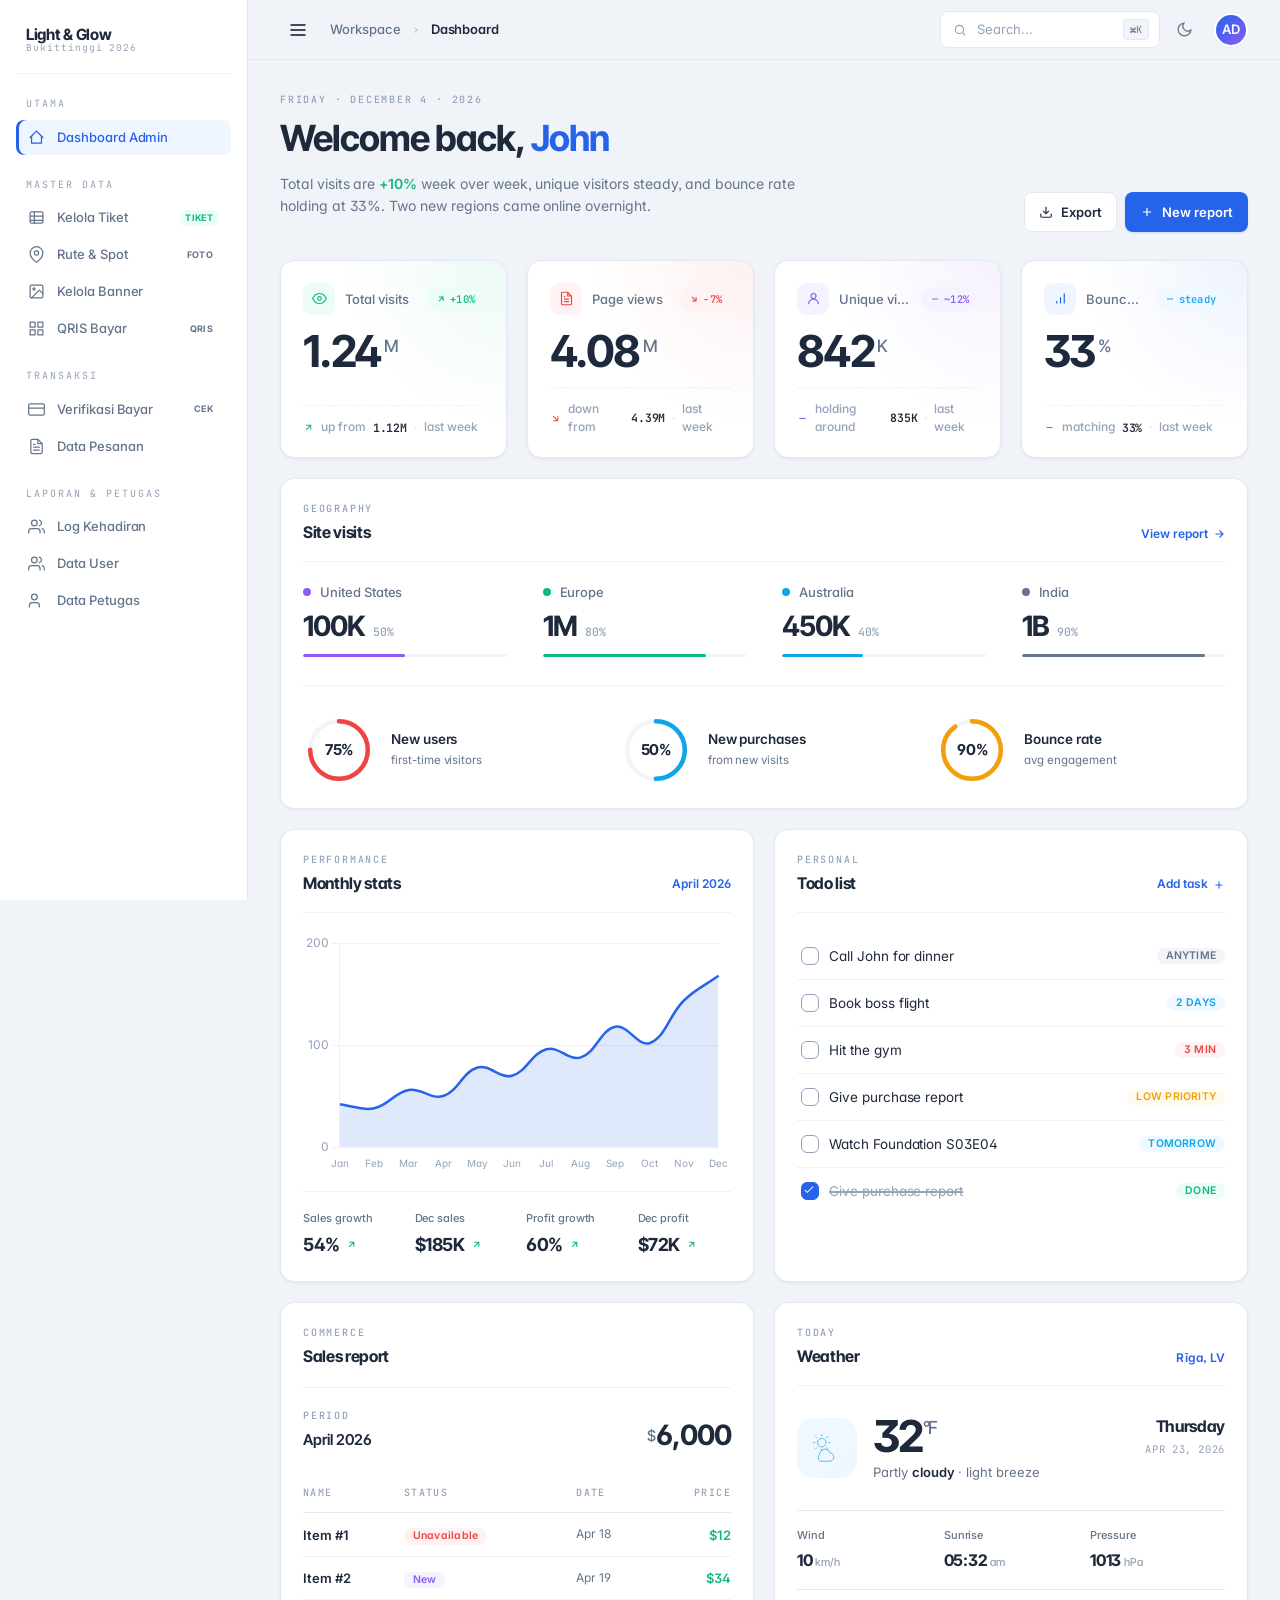
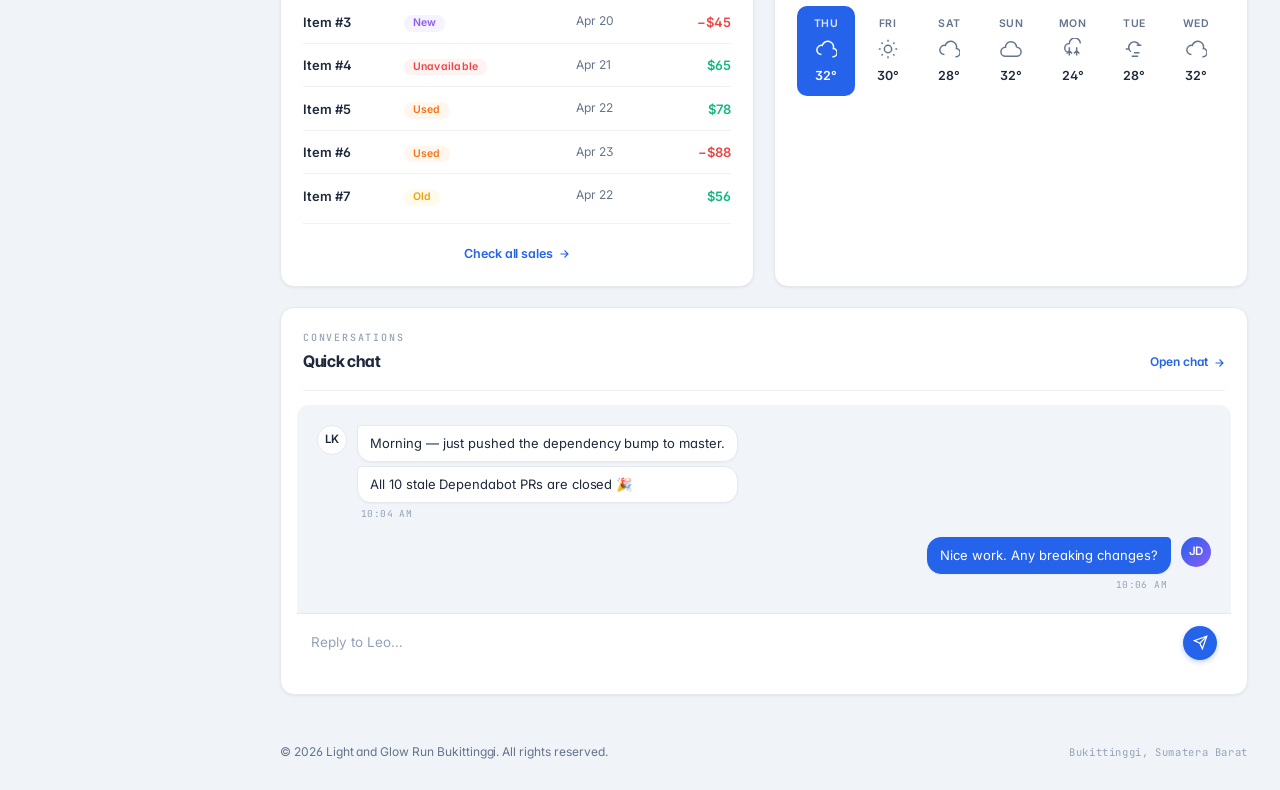
<file: public/adminator/index.html>
<!doctype html><html lang="en"><head><meta charset="utf-8"><meta name="viewport" content="width=device-width,initial-scale=1"><link rel="preconnect" href="https://fonts.googleapis.com"><link rel="preconnect" href="https://fonts.gstatic.com" crossorigin><link rel="stylesheet" href="https://fonts.googleapis.com/css2?family=Inter:wght@400;500;600;700&amp;family=Inter+Tight:wght@500;600;700&amp;family=JetBrains+Mono:wght@400;500&amp;display=swap"><title>Dashboard · 2026 Redesign Preview</title><script>!function(){try{var t=localStorage.getItem("dash26-theme"),e=window.matchMedia("(prefers-color-scheme: dark)").matches;document.documentElement.setAttribute("data-theme",t||(e?"dark":"light"))}catch(t){document.documentElement.setAttribute("data-theme","light")}}()</script><script defer="defer" src="runtime.096d507f.js"></script><script defer="defer" src="2026.5a84696f.js"></script><link href="style.76ee5eee.css" rel="stylesheet"></head><body data-active="dashboard" data-crumbs="Workspace | Dashboard"><div class="shell"><div data-shell-sidebar></div><div class="main"><div data-shell-topbar></div><main class="content"><section class="hero"><div class="hero-text"><span class="eyebrow" id="heroDate">Thursday · April 23 · 2026</span><h1 class="hero-title">Welcome back, <span class="accent">John</span></h1><p class="hero-sub">Total visits are <strong>+10%</strong> week over week, unique visitors steady, and bounce rate holding at 33%. Two new regions came online overnight.</p></div><div class="hero-actions"><button class="btn btn--ghost"><svg viewBox="0 0 24 24"><path d="M21 15v4a2 2 0 0 1-2 2H5a2 2 0 0 1-2-2v-4"/><path d="M7 10l5 5 5-5"/><path d="M12 15V3"/></svg> Export</button> <button class="btn btn--primary"><svg viewBox="0 0 24 24"><path d="M12 5v14M5 12h14"/></svg> New report</button></div></section><section class="kpi-grid" aria-label="Key metrics"><article class="kpi-card c-success"><div class="kpi-top"><div class="kpi-identity"><div class="kpi-icon success"><svg viewBox="0 0 24 24"><path d="M1 12s4-8 11-8 11 8 11 8-4 8-11 8-11-8-11-8z"/><circle cx="12" cy="12" r="3"/></svg></div><div class="kpi-label">Total visits</div></div><span class="kpi-pill up"><svg viewBox="0 0 24 24"><path d="M7 17l10-10M7 7h10v10"/></svg> +10%</span></div><div class="kpi-value">1.24<sup>M</sup></div><div class="kpi-compare"><svg class="up" viewBox="0 0 24 24"><path d="M7 17l10-10M7 7h10v10"/></svg> up from <strong>1.12M</strong> <span class="sep">·</span> last week</div></article><article class="kpi-card c-danger"><div class="kpi-top"><div class="kpi-identity"><div class="kpi-icon danger"><svg viewBox="0 0 24 24"><path d="M14 2H6a2 2 0 0 0-2 2v16a2 2 0 0 0 2 2h12a2 2 0 0 0 2-2V8z"/><path d="M14 2v6h6M8 13h8M8 17h8M8 9h2"/></svg></div><div class="kpi-label">Page views</div></div><span class="kpi-pill down"><svg viewBox="0 0 24 24"><path d="M7 7l10 10M7 17h10V7"/></svg> −7%</span></div><div class="kpi-value">4.08<sup>M</sup></div><div class="kpi-compare"><svg class="down" viewBox="0 0 24 24"><path d="M7 7l10 10M7 17h10V7"/></svg> down from <strong>4.39M</strong> <span class="sep">·</span> last week</div></article><article class="kpi-card c-purple"><div class="kpi-top"><div class="kpi-identity"><div class="kpi-icon purple"><svg viewBox="0 0 24 24"><circle cx="12" cy="8" r="4"/><path d="M4 21c0-4.4 3.6-8 8-8s8 3.6 8 8"/></svg></div><div class="kpi-label">Unique visitors</div></div><span class="kpi-pill flat"><svg viewBox="0 0 24 24"><path d="M5 12h14"/></svg> ~12%</span></div><div class="kpi-value">842<sup>K</sup></div><div class="kpi-compare"><svg class="flat" viewBox="0 0 24 24"><path d="M5 12h14"/></svg> holding around <strong>835K</strong> <span class="sep">·</span> last week</div></article><article class="kpi-card c-primary"><div class="kpi-top"><div class="kpi-identity"><div class="kpi-icon primary"><svg viewBox="0 0 24 24"><path d="M12 20V10M18 20V4M6 20v-4"/></svg></div><div class="kpi-label">Bounce rate</div></div><span class="kpi-pill info"><svg viewBox="0 0 24 24"><path d="M5 12h14"/></svg> steady</span></div><div class="kpi-value">33<sup>%</sup></div><div class="kpi-compare"><svg class="info" viewBox="0 0 24 24"><path d="M5 12h14"/></svg> matching <strong>33%</strong> <span class="sep">·</span> last week</div></article></section><div class="grid"><section class="col-12 card"><div class="card-head"><div class="card-title-wrap"><span class="eyebrow">Geography</span><h2 class="card-title">Site visits</h2></div><a class="card-action" href="#">View report <svg viewBox="0 0 24 24"><path d="M5 12h14M13 5l7 7-7 7"/></svg></a></div><div class="sv-regions"><div class="sv-region"><div class="sv-region-head"><span class="marker" style="background:var(--purple)"></span> United States</div><div class="sv-region-value">100K<span class="pct">50%</span></div><div class="sv-region-bar"><div class="sv-region-bar-fill" style="width:50%;background:var(--purple)"></div></div></div><div class="sv-region"><div class="sv-region-head"><span class="marker" style="background:var(--success)"></span> Europe</div><div class="sv-region-value">1M<span class="pct">80%</span></div><div class="sv-region-bar"><div class="sv-region-bar-fill" style="width:80%;background:var(--success)"></div></div></div><div class="sv-region"><div class="sv-region-head"><span class="marker" style="background:var(--info)"></span> Australia</div><div class="sv-region-value">450K<span class="pct">40%</span></div><div class="sv-region-bar"><div class="sv-region-bar-fill" style="width:40%;background:var(--info)"></div></div></div><div class="sv-region"><div class="sv-region-head"><span class="marker" style="background:#64748b"></span> India</div><div class="sv-region-value">1B<span class="pct">90%</span></div><div class="sv-region-bar"><div class="sv-region-bar-fill" style="width:90%;background:#64748b"></div></div></div></div><div class="sv-divider"></div><div class="sv-radials"><div class="sv-radial"><div class="sv-radial-chart"><svg viewBox="0 0 80 80"><circle class="radial-track" cx="40" cy="40" r="32"/><circle class="radial-fill danger" cx="40" cy="40" r="32" stroke-dasharray="201.06" stroke-dashoffset="50.27"/></svg> <span class="pct">75%</span></div><div class="sv-radial-text"><div class="sv-radial-name">New users</div><div class="sv-radial-caption">first-time visitors</div></div></div><div class="sv-radial"><div class="sv-radial-chart"><svg viewBox="0 0 80 80"><circle class="radial-track" cx="40" cy="40" r="32"/><circle class="radial-fill info" cx="40" cy="40" r="32" stroke-dasharray="201.06" stroke-dashoffset="100.53"/></svg> <span class="pct">50%</span></div><div class="sv-radial-text"><div class="sv-radial-name">New purchases</div><div class="sv-radial-caption">from new visits</div></div></div><div class="sv-radial"><div class="sv-radial-chart"><svg viewBox="0 0 80 80"><circle class="radial-track" cx="40" cy="40" r="32"/><circle class="radial-fill warning" cx="40" cy="40" r="32" stroke-dasharray="201.06" stroke-dashoffset="20.11"/></svg> <span class="pct">90%</span></div><div class="sv-radial-text"><div class="sv-radial-name">Bounce rate</div><div class="sv-radial-caption">avg engagement</div></div></div></div></section><section class="col-6 card"><div class="card-head"><div class="card-title-wrap"><span class="eyebrow">Performance</span><h2 class="card-title">Monthly stats</h2></div><span class="card-action">April 2026</span></div><div class="chart-canvas-wrap" style="height:240px"><canvas data-chart-key="dashboard-monthly"></canvas></div><div class="monthly-footer"><div class="stat-cell"><div class="stat-cell-label">Sales growth</div><div class="stat-cell-value">54% <svg class="trend-ic" viewBox="0 0 24 24" fill="none" stroke="currentColor" stroke-width="2.5"><path d="M7 17l10-10M7 7h10v10"/></svg></div></div><div class="stat-cell"><div class="stat-cell-label">Dec sales</div><div class="stat-cell-value">$185K <svg class="trend-ic" viewBox="0 0 24 24" fill="none" stroke="currentColor" stroke-width="2.5"><path d="M7 17l10-10M7 7h10v10"/></svg></div></div><div class="stat-cell"><div class="stat-cell-label">Profit growth</div><div class="stat-cell-value">60% <svg class="trend-ic" viewBox="0 0 24 24" fill="none" stroke="currentColor" stroke-width="2.5"><path d="M7 17l10-10M7 7h10v10"/></svg></div></div><div class="stat-cell"><div class="stat-cell-label">Dec profit</div><div class="stat-cell-value">$72K <svg class="trend-ic" viewBox="0 0 24 24" fill="none" stroke="currentColor" stroke-width="2.5"><path d="M7 17l10-10M7 7h10v10"/></svg></div></div></div></section><section class="col-6 card"><div class="card-head"><div class="card-title-wrap"><span class="eyebrow">Personal</span><h2 class="card-title">Todo list</h2></div><a class="card-action" href="#">Add task <svg viewBox="0 0 24 24"><path d="M12 5v14M5 12h14"/></svg></a></div><ul class="todo-list"><li class="todo-item"><input type="checkbox" class="todo-check" id="td1"> <label for="td1" class="todo-text">Call John for dinner</label> <span class="todo-badge low">ANYTIME</span></li><li class="todo-item"><input type="checkbox" class="todo-check" id="td2"> <label for="td2" class="todo-text">Book boss flight</label> <span class="todo-badge upcoming">2 DAYS</span></li><li class="todo-item"><input type="checkbox" class="todo-check" id="td3"> <label for="td3" class="todo-text">Hit the gym</label> <span class="todo-badge urgent">3 MIN</span></li><li class="todo-item"><input type="checkbox" class="todo-check" id="td4"> <label for="td4" class="todo-text">Give purchase report</label> <span class="todo-badge warn">LOW PRIORITY</span></li><li class="todo-item"><input type="checkbox" class="todo-check" id="td5"> <label for="td5" class="todo-text">Watch Foundation S03E04</label> <span class="todo-badge upcoming">TOMORROW</span></li><li class="todo-item is-done"><input type="checkbox" class="todo-check" id="td6" checked="checked"> <label for="td6" class="todo-text">Give purchase report</label> <span class="todo-badge done">DONE</span></li></ul></section><section class="col-6 card"><div class="card-head"><div class="card-title-wrap"><span class="eyebrow">Commerce</span><h2 class="card-title">Sales report</h2></div></div><div class="sales-summary"><div class="sales-summary-label"><span class="eyebrow">Period</span><h4>April 2026</h4></div><div class="sales-summary-total"><sup>$</sup>6,000</div></div><table class="table"><thead><tr><th>Name</th><th>Status</th><th>Date</th><th style="text-align:right">Price</th></tr></thead><tbody><tr><td class="cell-name">Item #1</td><td><span class="tag t-unavail">Unavailable</span></td><td class="cell-date">Apr 18</td><td class="cell-price pos">$12</td></tr><tr><td class="cell-name">Item #2</td><td><span class="tag t-new">New</span></td><td class="cell-date">Apr 19</td><td class="cell-price pos">$34</td></tr><tr><td class="cell-name">Item #3</td><td><span class="tag t-new">New</span></td><td class="cell-date">Apr 20</td><td class="cell-price neg">−$45</td></tr><tr><td class="cell-name">Item #4</td><td><span class="tag t-unavail">Unavailable</span></td><td class="cell-date">Apr 21</td><td class="cell-price pos">$65</td></tr><tr><td class="cell-name">Item #5</td><td><span class="tag t-used">Used</span></td><td class="cell-date">Apr 22</td><td class="cell-price pos">$78</td></tr><tr><td class="cell-name">Item #6</td><td><span class="tag t-used">Used</span></td><td class="cell-date">Apr 23</td><td class="cell-price neg">−$88</td></tr><tr><td class="cell-name">Item #7</td><td><span class="tag t-old">Old</span></td><td class="cell-date">Apr 22</td><td class="cell-price pos">$56</td></tr></tbody></table><div class="sales-all"><a href="#">Check all sales <svg viewBox="0 0 24 24"><path d="M5 12h14M13 5l7 7-7 7"/></svg></a></div></section><section class="col-6 card"><div class="card-head"><div class="card-title-wrap"><span class="eyebrow">Today</span><h2 class="card-title">Weather</h2></div><span class="card-action">Rīga, LV</span></div><div class="wx-hero"><div class="wx-temp-block"><div class="wx-icon"><svg viewBox="0 0 64 64"><circle cx="22" cy="22" r="8"/><path d="M22 6v4M22 34v4M6 22h4M34 22h4M10 10l3 3M31 31l3 3M34 10l-3 3M13 31l-3 3"/><path d="M18 44a10 10 0 0 1 10-10 10 10 0 0 1 9.5 7 8 8 0 0 1-1.5 16H20a8 8 0 0 1-2-13z"/></svg></div><div><div class="wx-temp">32<sup>°F</sup></div><div class="wx-condition">Partly <strong>cloudy</strong> · light breeze</div></div></div><div class="wx-date"><h5>Thursday</h5><p>APR 23, 2026</p></div></div><div class="wx-stats"><div><div class="wx-stat-label">Wind</div><div class="wx-stat-value">10<span class="unit">km/h</span></div></div><div><div class="wx-stat-label">Sunrise</div><div class="wx-stat-value">05:32<span class="unit">am</span></div></div><div><div class="wx-stat-label">Pressure</div><div class="wx-stat-value">1013<span class="unit">hPa</span></div></div></div><div class="wx-forecast"><div class="wx-day is-today"><div class="wx-day-name">THU</div><div class="wx-day-icon"><svg viewBox="0 0 24 24"><path d="M7 18a5 5 0 1 1 1-9.9A6 6 0 0 1 20 11.5 4.5 4.5 0 0 1 19 20.5"/></svg></div><div class="wx-day-temp">32°</div></div><div class="wx-day"><div class="wx-day-name">FRI</div><div class="wx-day-icon"><svg viewBox="0 0 24 24"><circle cx="12" cy="12" r="4"/><path d="M12 2v2M12 20v2M4.9 4.9l1.4 1.4M17.7 17.7l1.4 1.4M2 12h2M20 12h2M4.9 19.1l1.4-1.4M17.7 6.3l1.4-1.4"/></svg></div><div class="wx-day-temp">30°</div></div><div class="wx-day"><div class="wx-day-name">SAT</div><div class="wx-day-icon"><svg viewBox="0 0 24 24"><path d="M7 18a5 5 0 1 1 1-9.9A6 6 0 0 1 20 11.5 4.5 4.5 0 0 1 19 20.5"/></svg></div><div class="wx-day-temp">28°</div></div><div class="wx-day"><div class="wx-day-name">SUN</div><div class="wx-day-icon"><svg viewBox="0 0 24 24"><path d="M18 10a6 6 0 0 0-12 0 5 5 0 0 0 0 10h12a5 5 0 0 0 0-10"/></svg></div><div class="wx-day-temp">32°</div></div><div class="wx-day"><div class="wx-day-name">MON</div><div class="wx-day-icon"><svg viewBox="0 0 24 24"><path d="M8 19v-9M8 14l3 3M8 14l-3 3M16 19v-9M16 14l3 3M16 14l-3 3M20 6a6 6 0 0 0-12 0 5 5 0 0 0 0 10"/></svg></div><div class="wx-day-temp">24°</div></div><div class="wx-day"><div class="wx-day-name">TUE</div><div class="wx-day-icon"><svg viewBox="0 0 24 24"><path d="M17.7 7.7a6 6 0 1 0-9.1 7.3M3 12h4M15 8h5M18 16h-6M9.5 20h7"/></svg></div><div class="wx-day-temp">28°</div></div><div class="wx-day"><div class="wx-day-name">WED</div><div class="wx-day-icon"><svg viewBox="0 0 24 24"><path d="M7 18a5 5 0 1 1 1-9.9A6 6 0 0 1 20 11.5 4.5 4.5 0 0 1 19 20.5"/></svg></div><div class="wx-day-temp">32°</div></div></div></section><section class="col-12 card"><div class="card-head"><div class="card-title-wrap"><span class="eyebrow">Conversations</span><h2 class="card-title">Quick chat</h2></div><a class="card-action" href="#">Open chat <svg viewBox="0 0 24 24"><path d="M5 12h14M13 5l7 7-7 7"/></svg></a></div><div class="chat-frame"><div class="chat-messages"><div class="chat-row"><div class="chat-avatar">LK</div><div class="chat-stack"><div class="chat-bubble">Morning — just pushed the dependency bump to master.</div><div class="chat-bubble">All 10 stale Dependabot PRs are closed 🎉</div><div class="chat-ts">10:04 AM</div></div></div><div class="chat-row me"><div class="chat-avatar me">JD</div><div class="chat-stack"><div class="chat-bubble">Nice work. Any breaking changes?</div><div class="chat-ts">10:06 AM</div></div></div></div><div class="chat-input-row"><input class="chat-input" type="text" placeholder="Reply to Leo…"> <button class="chat-send" aria-label="Send"><svg viewBox="0 0 24 24"><path d="m22 2-7 20-4-9-9-4z"/><path d="M22 2 11 13"/></svg></button></div></div></section></div></main><div data-shell-footer></div></div></div></body></html>
</file>
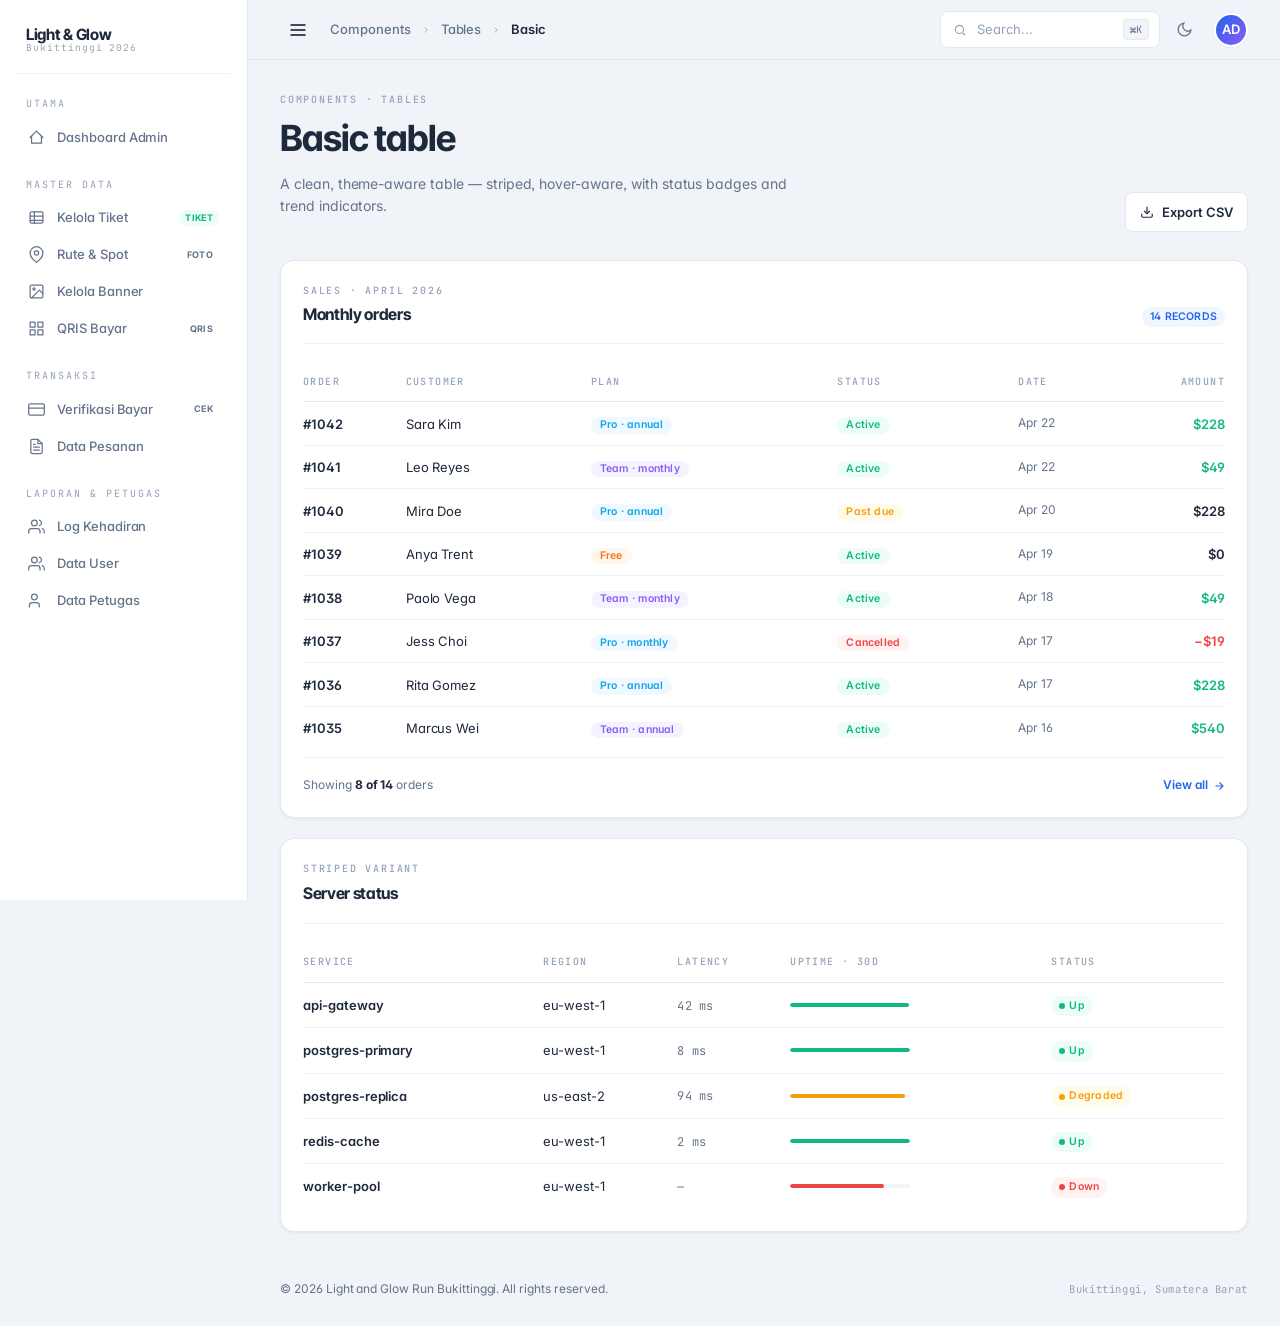
<file: public/adminator/basic-table.html>
<!doctype html><html lang="en"><head><meta charset="utf-8"><meta name="viewport" content="width=device-width,initial-scale=1"><link rel="preconnect" href="https://fonts.googleapis.com"><link rel="preconnect" href="https://fonts.gstatic.com" crossorigin><link rel="stylesheet" href="https://fonts.googleapis.com/css2?family=Inter:wght@400;500;600;700&amp;family=Inter+Tight:wght@500;600;700&amp;family=JetBrains+Mono:wght@400;500&amp;display=swap"><title>Basic Table · 2026 Redesign Preview</title><script>!function(){try{var t=localStorage.getItem("dash26-theme"),e=window.matchMedia("(prefers-color-scheme: dark)").matches;document.documentElement.setAttribute("data-theme",t||(e?"dark":"light"))}catch(t){document.documentElement.setAttribute("data-theme","light")}}()</script><script defer="defer" src="runtime.096d507f.js"></script><script defer="defer" src="2026.5a84696f.js"></script><link href="style.76ee5eee.css" rel="stylesheet"></head><body data-active="basic-table" data-crumbs="Components | Tables | Basic"><div class="shell"><div data-shell-sidebar></div><div class="main"><div data-shell-topbar></div><main class="content"><section class="hero"><div class="hero-text"><span class="eyebrow">Components · Tables</span><h1 class="hero-title">Basic table</h1><p class="hero-sub">A clean, theme-aware table — striped, hover-aware, with status badges and trend indicators.</p></div><div class="hero-actions"><button class="btn btn--ghost"><svg viewBox="0 0 24 24"><path d="M21 15v4a2 2 0 0 1-2 2H5a2 2 0 0 1-2-2v-4"/><path d="M7 10l5 5 5-5"/><path d="M12 15V3"/></svg> Export CSV</button></div></section><div class="grid"><section class="col-12 card"><div class="card-head"><div class="card-title-wrap"><span class="eyebrow">Sales · April 2026</span><h2 class="card-title">Monthly orders</h2></div><span class="badge primary">14 RECORDS</span></div><div class="table-scroll"><table class="table"><thead><tr><th>Order</th><th>Customer</th><th>Plan</th><th>Status</th><th>Date</th><th style="text-align:right">Amount</th></tr></thead><tbody><tr><td class="cell-name">#1042</td><td>Sara Kim</td><td><span class="tag t-info">Pro · annual</span></td><td><span class="tag t-active">Active</span></td><td class="cell-date">Apr 22</td><td class="cell-price pos">$228</td></tr><tr><td class="cell-name">#1041</td><td>Leo Reyes</td><td><span class="tag t-new">Team · monthly</span></td><td><span class="tag t-active">Active</span></td><td class="cell-date">Apr 22</td><td class="cell-price pos">$49</td></tr><tr><td class="cell-name">#1040</td><td>Mira Doe</td><td><span class="tag t-info">Pro · annual</span></td><td><span class="tag t-old">Past due</span></td><td class="cell-date">Apr 20</td><td class="cell-price">$228</td></tr><tr><td class="cell-name">#1039</td><td>Anya Trent</td><td><span class="tag t-used">Free</span></td><td><span class="tag t-active">Active</span></td><td class="cell-date">Apr 19</td><td class="cell-price">$0</td></tr><tr><td class="cell-name">#1038</td><td>Paolo Vega</td><td><span class="tag t-new">Team · monthly</span></td><td><span class="tag t-active">Active</span></td><td class="cell-date">Apr 18</td><td class="cell-price pos">$49</td></tr><tr><td class="cell-name">#1037</td><td>Jess Choi</td><td><span class="tag t-info">Pro · monthly</span></td><td><span class="tag t-unavail">Cancelled</span></td><td class="cell-date">Apr 17</td><td class="cell-price neg">−$19</td></tr><tr><td class="cell-name">#1036</td><td>Rita Gomez</td><td><span class="tag t-info">Pro · annual</span></td><td><span class="tag t-active">Active</span></td><td class="cell-date">Apr 17</td><td class="cell-price pos">$228</td></tr><tr><td class="cell-name">#1035</td><td>Marcus Wei</td><td><span class="tag t-new">Team · annual</span></td><td><span class="tag t-active">Active</span></td><td class="cell-date">Apr 16</td><td class="cell-price pos">$540</td></tr></tbody></table></div><div style="display:flex;justify-content:space-between;align-items:center;padding-top:18px;margin-top:8px;border-top:1px solid var(--border-soft);font-size:12px;color:var(--t-muted)"><span>Showing <strong style="color:var(--t-base)">8 of 14</strong> orders</span> <a class="card-action" href="#">View all <svg viewBox="0 0 24 24"><path d="M5 12h14M13 5l7 7-7 7"/></svg></a></div></section><section class="col-12 card"><div class="card-head"><div class="card-title-wrap"><span class="eyebrow">Striped variant</span><h2 class="card-title">Server status</h2></div></div><div class="table-scroll"><table class="table"><thead><tr><th>Service</th><th>Region</th><th>Latency</th><th>Uptime · 30d</th><th>Status</th></tr></thead><tbody><tr><td class="cell-name">api-gateway</td><td>eu-west-1</td><td><span class="data-cell-mono">42 ms</span></td><td><div class="progress thin" style="width:120px"><div class="progress-fill success" style="width:99%"></div></div></td><td><span class="badge success dot">Up</span></td></tr><tr><td class="cell-name">postgres-primary</td><td>eu-west-1</td><td><span class="data-cell-mono">8 ms</span></td><td><div class="progress thin" style="width:120px"><div class="progress-fill success" style="width:100%"></div></div></td><td><span class="badge success dot">Up</span></td></tr><tr><td class="cell-name">postgres-replica</td><td>us-east-2</td><td><span class="data-cell-mono">94 ms</span></td><td><div class="progress thin" style="width:120px"><div class="progress-fill warning" style="width:96%"></div></div></td><td><span class="badge warning dot">Degraded</span></td></tr><tr><td class="cell-name">redis-cache</td><td>eu-west-1</td><td><span class="data-cell-mono">2 ms</span></td><td><div class="progress thin" style="width:120px"><div class="progress-fill success" style="width:100%"></div></div></td><td><span class="badge success dot">Up</span></td></tr><tr><td class="cell-name">worker-pool</td><td>eu-west-1</td><td><span class="data-cell-mono">—</span></td><td><div class="progress thin" style="width:120px"><div class="progress-fill danger" style="width:78%"></div></div></td><td><span class="badge danger dot">Down</span></td></tr></tbody></table></div></section></div></main><div data-shell-footer></div></div></div></body></html>
</file>
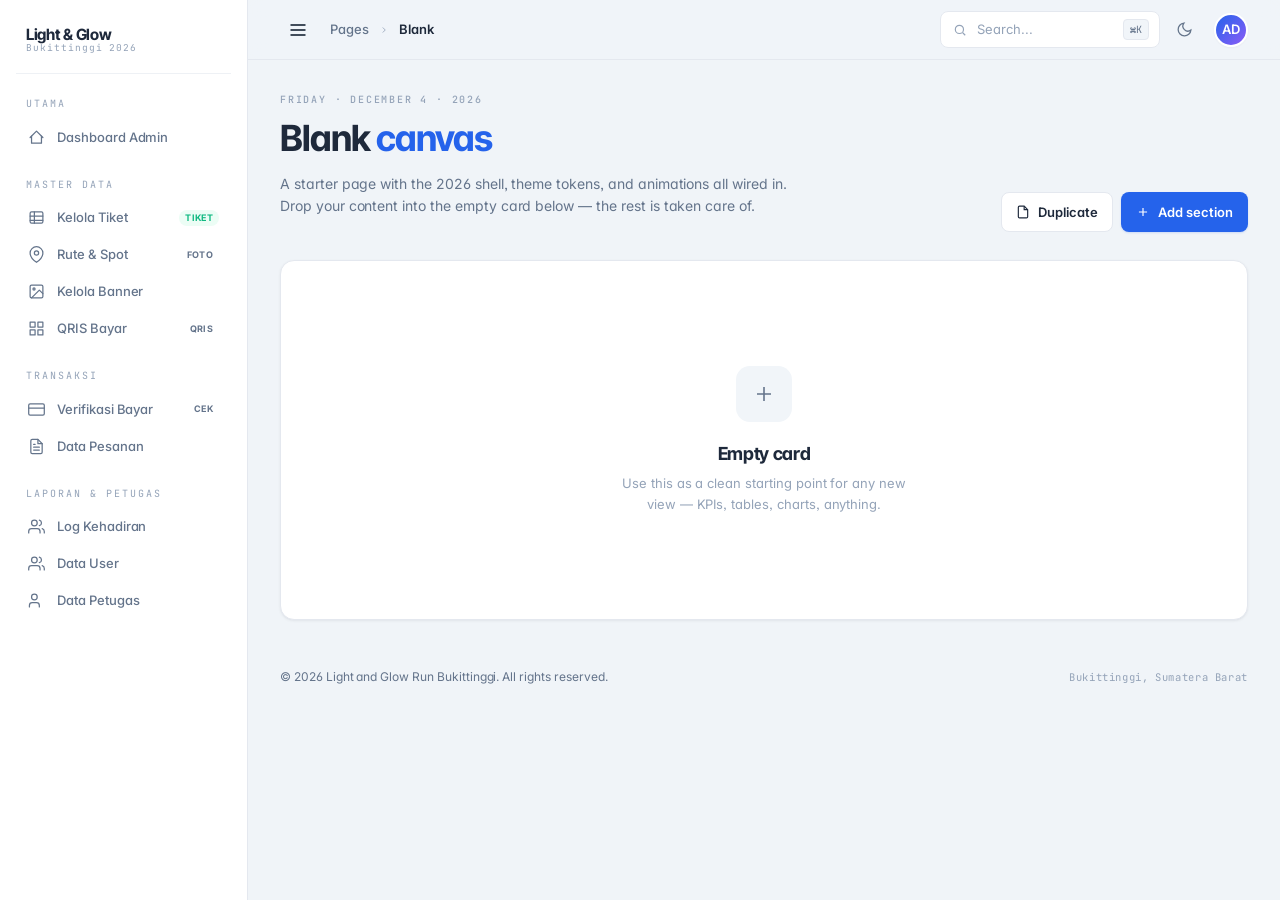
<file: public/adminator/blank.html>
<!doctype html><html lang="en"><head><meta charset="utf-8"><meta name="viewport" content="width=device-width,initial-scale=1"><link rel="preconnect" href="https://fonts.googleapis.com"><link rel="preconnect" href="https://fonts.gstatic.com" crossorigin><link rel="stylesheet" href="https://fonts.googleapis.com/css2?family=Inter:wght@400;500;600;700&amp;family=Inter+Tight:wght@500;600;700&amp;family=JetBrains+Mono:wght@400;500&amp;display=swap"><title>Blank · 2026 Redesign Preview</title><script>!function(){try{var t=localStorage.getItem("dash26-theme"),e=window.matchMedia("(prefers-color-scheme: dark)").matches;document.documentElement.setAttribute("data-theme",t||(e?"dark":"light"))}catch(t){document.documentElement.setAttribute("data-theme","light")}}()</script><script defer="defer" src="runtime.096d507f.js"></script><script defer="defer" src="2026.5a84696f.js"></script><link href="style.76ee5eee.css" rel="stylesheet"></head><body data-active="blank" data-crumbs="Pages | Blank"><div class="shell"><div data-shell-sidebar></div><div class="main"><div data-shell-topbar></div><main class="content"><section class="hero"><div class="hero-text"><span class="eyebrow" id="heroDate">Saturday · April 25 · 2026</span><h1 class="hero-title">Blank <span class="accent">canvas</span></h1><p class="hero-sub">A starter page with the 2026 shell, theme tokens, and animations all wired in. Drop your content into the empty card below — the rest is taken care of.</p></div><div class="hero-actions"><button class="btn btn--ghost"><svg viewBox="0 0 24 24"><path d="M14 2H6a2 2 0 0 0-2 2v16a2 2 0 0 0 2 2h12a2 2 0 0 0 2-2V8z"/><path d="M14 2v6h6"/></svg> Duplicate</button> <button class="btn btn--primary"><svg viewBox="0 0 24 24"><path d="M12 5v14M5 12h14"/></svg> Add section</button></div></section><section class="card" style="min-height:360px;align-items:center;justify-content:center"><div style="text-align:center;color:var(--t-light);padding:60px 20px"><div style="width:56px;height:56px;margin:0 auto 18px;border-radius:14px;background:var(--bg-muted);color:var(--t-muted);display:grid;place-items:center"><svg viewBox="0 0 24 24" width="24" height="24" fill="none" stroke="currentColor" stroke-width="1.6"><path d="M12 5v14M5 12h14"/></svg></div><div style="font-family:'Inter Tight',sans-serif;font-weight:700;font-size:18px;color:var(--t-base);letter-spacing:-.018em;margin-bottom:6px">Empty card</div><div style="font-size:13px;max-width:36ch;margin:0 auto">Use this as a clean starting point for any new view — KPIs, tables, charts, anything.</div></div></section></main><div data-shell-footer></div></div></div></body></html>
</file>
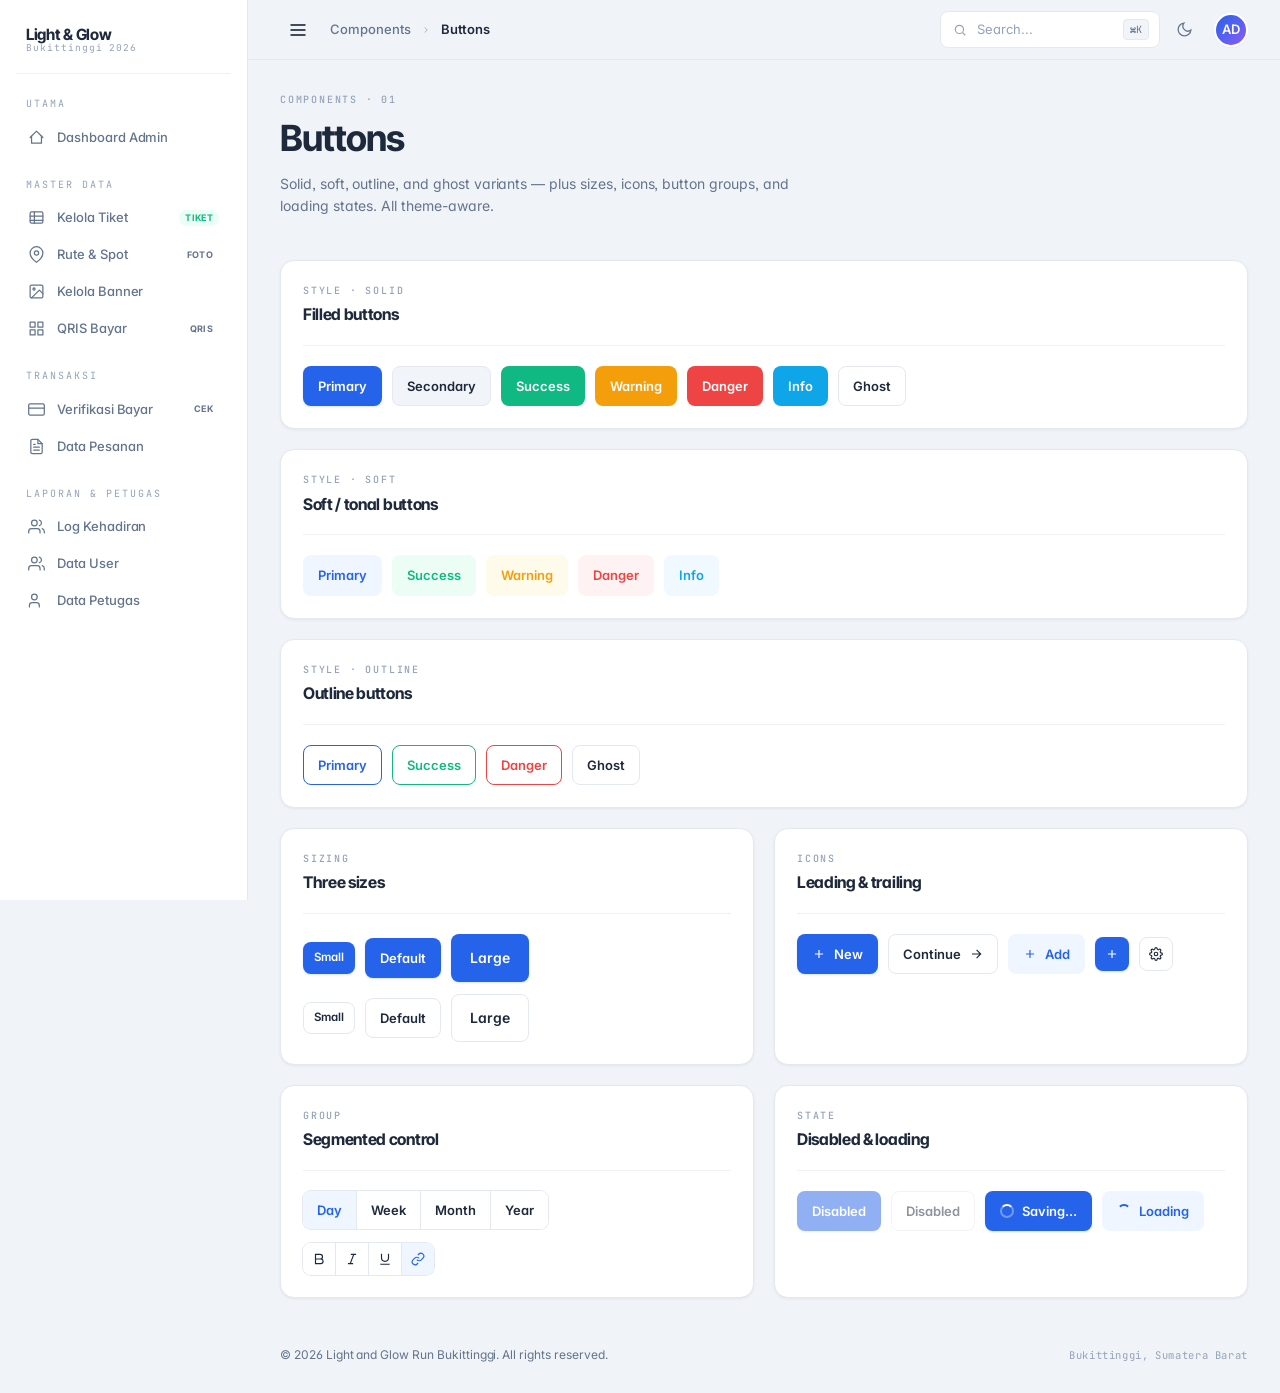
<file: public/adminator/buttons.html>
<!doctype html><html lang="en"><head><meta charset="utf-8"><meta name="viewport" content="width=device-width,initial-scale=1"><link rel="preconnect" href="https://fonts.googleapis.com"><link rel="preconnect" href="https://fonts.gstatic.com" crossorigin><link rel="stylesheet" href="https://fonts.googleapis.com/css2?family=Inter:wght@400;500;600;700&amp;family=Inter+Tight:wght@500;600;700&amp;family=JetBrains+Mono:wght@400;500&amp;display=swap"><title>Buttons · 2026 Redesign Preview</title><script>!function(){try{var t=localStorage.getItem("dash26-theme"),e=window.matchMedia("(prefers-color-scheme: dark)").matches;document.documentElement.setAttribute("data-theme",t||(e?"dark":"light"))}catch(t){document.documentElement.setAttribute("data-theme","light")}}()</script><script defer="defer" src="runtime.096d507f.js"></script><script defer="defer" src="2026.5a84696f.js"></script><link href="style.76ee5eee.css" rel="stylesheet"></head><body data-active="buttons" data-crumbs="Components | Buttons"><div class="shell"><div data-shell-sidebar></div><div class="main"><div data-shell-topbar></div><main class="content"><section class="hero"><div class="hero-text"><span class="eyebrow">Components · 01</span><h1 class="hero-title">Buttons</h1><p class="hero-sub">Solid, soft, outline, and ghost variants — plus sizes, icons, button groups, and loading states. All theme-aware.</p></div></section><div class="grid"><section class="col-12 card"><div class="card-head"><div class="card-title-wrap"><span class="eyebrow">Style · Solid</span><h2 class="card-title">Filled buttons</h2></div></div><div class="demo-row"><button class="btn btn--primary">Primary</button> <button class="btn btn--secondary">Secondary</button> <button class="btn btn--success">Success</button> <button class="btn btn--warning">Warning</button> <button class="btn btn--danger">Danger</button> <button class="btn btn--info">Info</button> <button class="btn btn--ghost">Ghost</button></div></section><section class="col-12 card"><div class="card-head"><div class="card-title-wrap"><span class="eyebrow">Style · Soft</span><h2 class="card-title">Soft / tonal buttons</h2></div></div><div class="demo-row"><button class="btn btn--soft-primary">Primary</button> <button class="btn btn--soft-success">Success</button> <button class="btn btn--soft-warning">Warning</button> <button class="btn btn--soft-danger">Danger</button> <button class="btn btn--soft-info">Info</button></div></section><section class="col-12 card"><div class="card-head"><div class="card-title-wrap"><span class="eyebrow">Style · Outline</span><h2 class="card-title">Outline buttons</h2></div></div><div class="demo-row"><button class="btn btn--outline-primary">Primary</button> <button class="btn btn--outline-success">Success</button> <button class="btn btn--outline-danger">Danger</button> <button class="btn btn--ghost">Ghost</button></div></section><section class="col-6 card"><div class="card-head"><div class="card-title-wrap"><span class="eyebrow">Sizing</span><h2 class="card-title">Three sizes</h2></div></div><div class="demo-row"><button class="btn btn--primary btn--sm">Small</button> <button class="btn btn--primary">Default</button> <button class="btn btn--primary btn--lg">Large</button></div><div class="demo-row" style="margin-top:12px"><button class="btn btn--ghost btn--sm">Small</button> <button class="btn btn--ghost">Default</button> <button class="btn btn--ghost btn--lg">Large</button></div></section><section class="col-6 card"><div class="card-head"><div class="card-title-wrap"><span class="eyebrow">Icons</span><h2 class="card-title">Leading & trailing</h2></div></div><div class="demo-row"><button class="btn btn--primary"><svg viewBox="0 0 24 24"><path d="M12 5v14M5 12h14"/></svg> New</button> <button class="btn btn--ghost">Continue <svg viewBox="0 0 24 24"><path d="M5 12h14M13 5l7 7-7 7"/></svg></button> <button class="btn btn--soft-primary"><svg viewBox="0 0 24 24"><path d="M12 5v14M5 12h14"/></svg> Add</button> <button class="btn btn--primary btn--icon" aria-label="Add"><svg viewBox="0 0 24 24"><path d="M12 5v14M5 12h14"/></svg></button> <button class="btn btn--ghost btn--icon" aria-label="Settings"><svg viewBox="0 0 24 24"><circle cx="12" cy="12" r="3"/><path d="M19.4 15a1.65 1.65 0 0 0 .33 1.82l.06.06a2 2 0 0 1-2.83 2.83l-.06-.06a1.65 1.65 0 0 0-1.82-.33 1.65 1.65 0 0 0-1 1.51V21a2 2 0 0 1-4 0v-.09A1.65 1.65 0 0 0 9 19.4a1.65 1.65 0 0 0-1.82.33l-.06.06a2 2 0 0 1-2.83-2.83l.06-.06a1.65 1.65 0 0 0 .33-1.82 1.65 1.65 0 0 0-1.51-1H3a2 2 0 0 1 0-4h.09A1.65 1.65 0 0 0 4.6 9a1.65 1.65 0 0 0-.33-1.82l-.06-.06a2 2 0 0 1 2.83-2.83l.06.06a1.65 1.65 0 0 0 1.82.33H9a1.65 1.65 0 0 0 1-1.51V3a2 2 0 0 1 4 0v.09a1.65 1.65 0 0 0 1 1.51 1.65 1.65 0 0 0 1.82-.33l.06-.06a2 2 0 0 1 2.83 2.83l-.06.06a1.65 1.65 0 0 0-.33 1.82V9a1.65 1.65 0 0 0 1.51 1H21a2 2 0 0 1 0 4h-.09a1.65 1.65 0 0 0-1.51 1z"/></svg></button></div></section><section class="col-6 card"><div class="card-head"><div class="card-title-wrap"><span class="eyebrow">Group</span><h2 class="card-title">Segmented control</h2></div></div><div class="demo-row"><div class="btn-group"><button class="btn btn--ghost is-active">Day</button> <button class="btn btn--ghost">Week</button> <button class="btn btn--ghost">Month</button> <button class="btn btn--ghost">Year</button></div></div><div class="demo-row" style="margin-top:14px"><div class="btn-group"><button class="btn btn--ghost btn--icon" aria-label="Bold"><svg viewBox="0 0 24 24" fill="none" stroke="currentColor" stroke-width="2"><path d="M6 4h8a4 4 0 0 1 0 8H6zM6 12h9a4 4 0 0 1 0 8H6z"/></svg></button> <button class="btn btn--ghost btn--icon" aria-label="Italic"><svg viewBox="0 0 24 24" fill="none" stroke="currentColor" stroke-width="2"><line x1="19" y1="4" x2="10" y2="4"/><line x1="14" y1="20" x2="5" y2="20"/><line x1="15" y1="4" x2="9" y2="20"/></svg></button> <button class="btn btn--ghost btn--icon" aria-label="Underline"><svg viewBox="0 0 24 24" fill="none" stroke="currentColor" stroke-width="2"><path d="M6 3v7a6 6 0 0 0 12 0V3M4 21h16"/></svg></button> <button class="btn btn--ghost btn--icon is-active" aria-label="Link"><svg viewBox="0 0 24 24" fill="none" stroke="currentColor" stroke-width="2"><path d="M10 13a5 5 0 0 0 7.54.54l3-3a5 5 0 0 0-7.07-7.07l-1.72 1.71"/><path d="M14 11a5 5 0 0 0-7.54-.54l-3 3a5 5 0 0 0 7.07 7.07l1.71-1.71"/></svg></button></div></div></section><section class="col-6 card"><div class="card-head"><div class="card-title-wrap"><span class="eyebrow">State</span><h2 class="card-title">Disabled & loading</h2></div></div><div class="demo-row"><button class="btn btn--primary" disabled="disabled" style="opacity:.5;cursor:not-allowed">Disabled</button> <button class="btn btn--ghost" disabled="disabled" style="opacity:.5;cursor:not-allowed">Disabled</button> <button class="btn btn--primary"><span class="spinner sm" style="border-color:rgba(255,255,255,.35);border-top-color:#fff"></span> Saving...</button> <button class="btn btn--soft-primary"><span class="spinner sm" style="border-color:var(--primary-soft);border-top-color:var(--primary)"></span> Loading</button></div></section></div></main><div data-shell-footer></div></div></div></body></html>
</file>
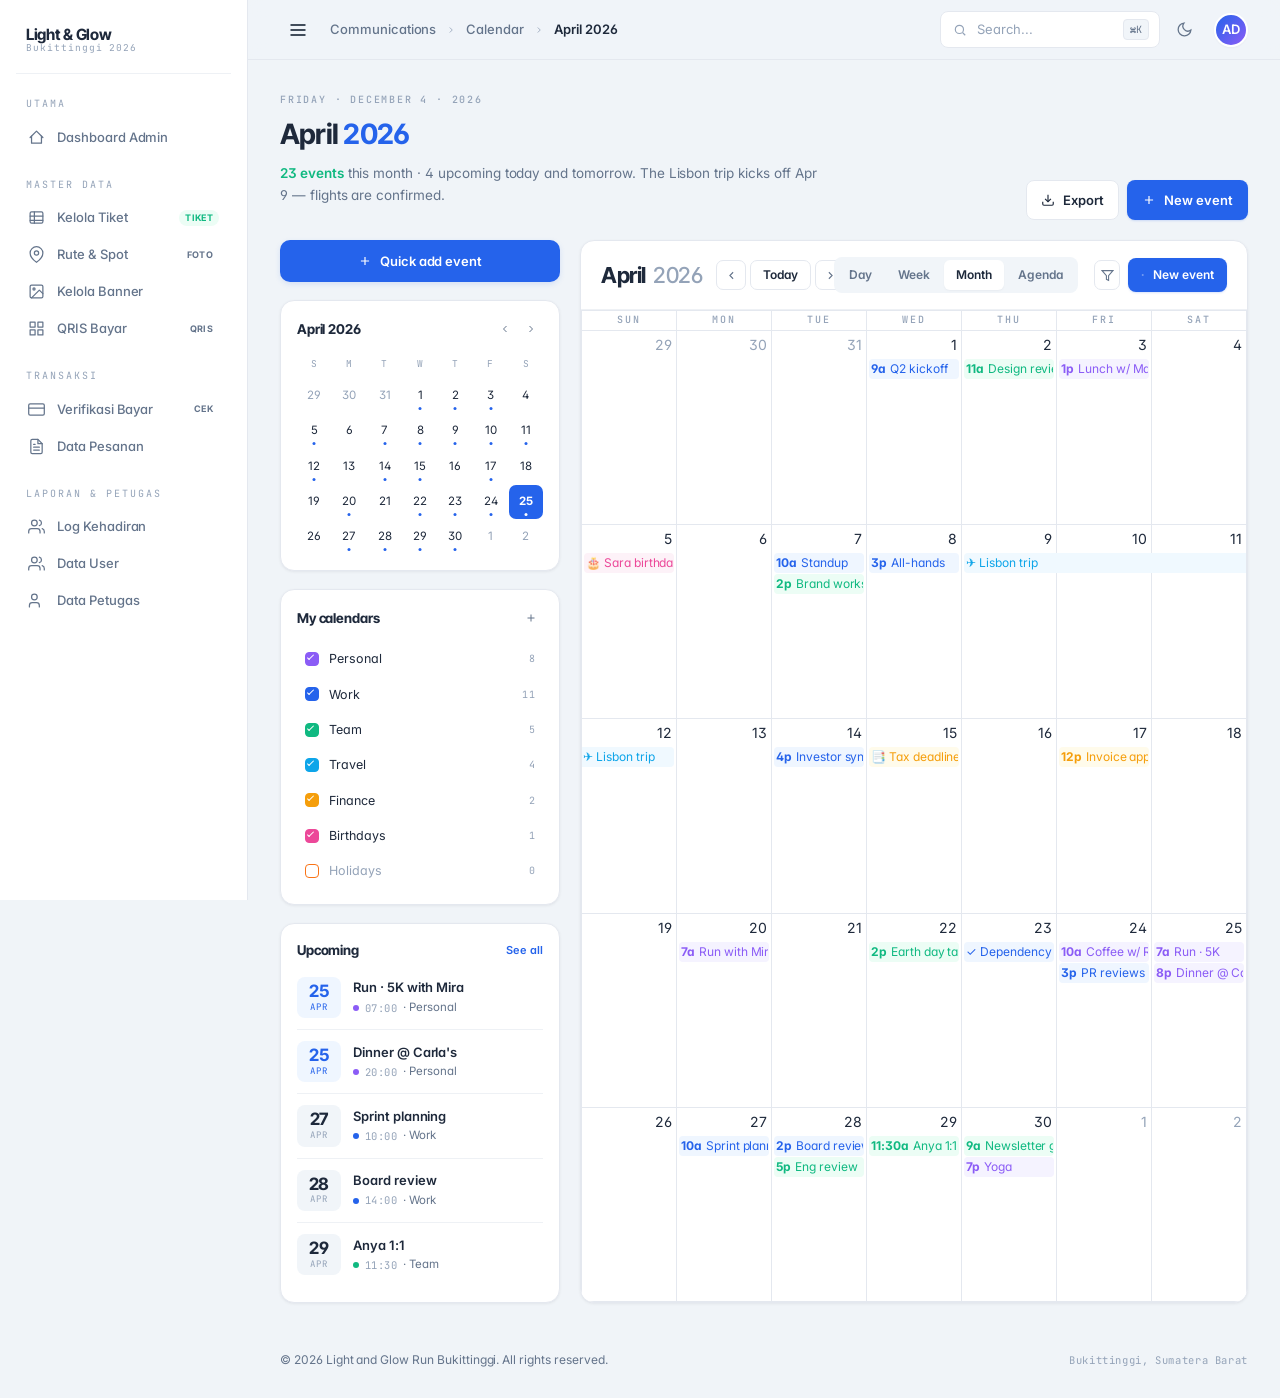
<file: public/adminator/calendar.html>
<!doctype html><html lang="en"><head><meta charset="utf-8"><meta name="viewport" content="width=device-width,initial-scale=1"><link rel="preconnect" href="https://fonts.googleapis.com"><link rel="preconnect" href="https://fonts.gstatic.com" crossorigin><link rel="stylesheet" href="https://fonts.googleapis.com/css2?family=Inter:wght@400;500;600;700&amp;family=Inter+Tight:wght@500;600;700&amp;family=JetBrains+Mono:wght@400;500&amp;display=swap"><title>Calendar · 2026 Redesign Preview</title><script>!function(){try{var t=localStorage.getItem("dash26-theme"),e=window.matchMedia("(prefers-color-scheme: dark)").matches;document.documentElement.setAttribute("data-theme",t||(e?"dark":"light"))}catch(t){document.documentElement.setAttribute("data-theme","light")}}()</script><script defer="defer" src="runtime.096d507f.js"></script><script defer="defer" src="2026.5a84696f.js"></script><link href="style.76ee5eee.css" rel="stylesheet"></head><body data-active="calendar" data-crumbs="Communications | Calendar | April 2026"><div class="shell"><div data-shell-sidebar></div><div class="main"><div data-shell-topbar></div><main class="content"><section class="hero cal-hero"><div class="hero-text"><span class="eyebrow" id="heroDate">Saturday · April 25 · 2026</span><h1 class="hero-title">April <span class="accent">2026</span></h1><p class="hero-sub"><strong>23 events</strong> this month · 4 upcoming today and tomorrow. The Lisbon trip kicks off Apr 9 — flights are confirmed.</p></div><div class="hero-actions"><button class="btn btn--ghost"><svg viewBox="0 0 24 24"><path d="M21 15v4a2 2 0 0 1-2 2H5a2 2 0 0 1-2-2v-4"/><path d="M7 10l5 5 5-5"/><path d="M12 15V3"/></svg> Export</button> <button class="btn btn--primary"><svg viewBox="0 0 24 24"><path d="M12 5v14M5 12h14"/></svg> New event</button></div></section><section class="cal-shell" aria-label="Calendar"><aside class="cal-rail"><a class="cal-quickadd" href="#"><svg viewBox="0 0 24 24"><path d="M12 5v14M5 12h14"/></svg> Quick add event</a><div class="cal-rail-card"><div class="cal-rail-head"><div class="cal-rail-title">April 2026</div><div class="cal-rail-tools"><button class="mail-tool" aria-label="Previous month" style="width:24px;height:24px"><svg viewBox="0 0 24 24" style="width:12px;height:12px"><path d="m15 18-6-6 6-6" fill="none" stroke="currentColor" stroke-width="2"/></svg></button> <button class="mail-tool" aria-label="Next month" style="width:24px;height:24px"><svg viewBox="0 0 24 24" style="width:12px;height:12px"><path d="m9 18 6-6-6-6" fill="none" stroke="currentColor" stroke-width="2"/></svg></button></div></div><div class="mini-cal-grid"><div class="mini-cal-wd">S</div><div class="mini-cal-wd">M</div><div class="mini-cal-wd">T</div><div class="mini-cal-wd">W</div><div class="mini-cal-wd">T</div><div class="mini-cal-wd">F</div><div class="mini-cal-wd">S</div><div class="mini-cal-day is-other">29</div><div class="mini-cal-day is-other">30</div><div class="mini-cal-day is-other">31</div><div class="mini-cal-day has-event">1</div><div class="mini-cal-day has-event">2</div><div class="mini-cal-day has-event">3</div><div class="mini-cal-day">4</div><div class="mini-cal-day has-event">5</div><div class="mini-cal-day">6</div><div class="mini-cal-day has-event">7</div><div class="mini-cal-day has-event">8</div><div class="mini-cal-day has-event">9</div><div class="mini-cal-day has-event">10</div><div class="mini-cal-day has-event">11</div><div class="mini-cal-day has-event">12</div><div class="mini-cal-day">13</div><div class="mini-cal-day has-event">14</div><div class="mini-cal-day has-event">15</div><div class="mini-cal-day">16</div><div class="mini-cal-day has-event">17</div><div class="mini-cal-day">18</div><div class="mini-cal-day">19</div><div class="mini-cal-day has-event">20</div><div class="mini-cal-day">21</div><div class="mini-cal-day has-event">22</div><div class="mini-cal-day has-event">23</div><div class="mini-cal-day has-event">24</div><div class="mini-cal-day is-today has-event">25</div><div class="mini-cal-day">26</div><div class="mini-cal-day has-event">27</div><div class="mini-cal-day has-event">28</div><div class="mini-cal-day has-event">29</div><div class="mini-cal-day has-event">30</div><div class="mini-cal-day is-other">1</div><div class="mini-cal-day is-other">2</div></div></div><div class="cal-rail-card"><div class="cal-rail-head"><div class="cal-rail-title">My calendars</div><button class="mail-tool" aria-label="Add calendar" style="width:24px;height:24px"><svg viewBox="0 0 24 24" style="width:12px;height:12px"><path d="M12 5v14M5 12h14" fill="none" stroke="currentColor" stroke-width="2"/></svg></button></div><div class="cal-list"><div class="cal-list-item"><span class="cal-list-check" style="color:var(--purple)"></span> <span class="cal-list-name">Personal</span> <span class="cal-list-count">8</span></div><div class="cal-list-item"><span class="cal-list-check" style="color:var(--primary)"></span> <span class="cal-list-name">Work</span> <span class="cal-list-count">11</span></div><div class="cal-list-item"><span class="cal-list-check" style="color:var(--success)"></span> <span class="cal-list-name">Team</span> <span class="cal-list-count">5</span></div><div class="cal-list-item"><span class="cal-list-check" style="color:var(--info)"></span> <span class="cal-list-name">Travel</span> <span class="cal-list-count">4</span></div><div class="cal-list-item"><span class="cal-list-check" style="color:var(--warning)"></span> <span class="cal-list-name">Finance</span> <span class="cal-list-count">2</span></div><div class="cal-list-item"><span class="cal-list-check" style="color:var(--pink)"></span> <span class="cal-list-name">Birthdays</span> <span class="cal-list-count">1</span></div><div class="cal-list-item is-off"><span class="cal-list-check is-off" style="color:var(--orange)"></span> <span class="cal-list-name">Holidays</span> <span class="cal-list-count">0</span></div></div></div><div class="cal-rail-card"><div class="cal-rail-head"><div class="cal-rail-title">Upcoming</div><a class="card-action" href="#" style="font-size:11px">See all</a></div><div class="upc-list"><div class="upc-item"><div class="upc-date is-today"><div class="day">25</div><span class="mo">Apr</span></div><div class="upc-meta"><div class="upc-title">Run · 5K with Mira</div><div class="upc-time"><span class="dot" style="background:var(--purple)"></span> <span class="mono">07:00</span> <span>· Personal</span></div></div></div><div class="upc-item"><div class="upc-date is-today"><div class="day">25</div><span class="mo">Apr</span></div><div class="upc-meta"><div class="upc-title">Dinner @ Carla's</div><div class="upc-time"><span class="dot" style="background:var(--purple)"></span> <span class="mono">20:00</span> <span>· Personal</span></div></div></div><div class="upc-item"><div class="upc-date"><div class="day">27</div><span class="mo">Apr</span></div><div class="upc-meta"><div class="upc-title">Sprint planning</div><div class="upc-time"><span class="dot" style="background:var(--primary)"></span> <span class="mono">10:00</span> <span>· Work</span></div></div></div><div class="upc-item"><div class="upc-date"><div class="day">28</div><span class="mo">Apr</span></div><div class="upc-meta"><div class="upc-title">Board review</div><div class="upc-time"><span class="dot" style="background:var(--primary)"></span> <span class="mono">14:00</span> <span>· Work</span></div></div></div><div class="upc-item"><div class="upc-date"><div class="day">29</div><span class="mo">Apr</span></div><div class="upc-meta"><div class="upc-title">Anya 1:1</div><div class="upc-time"><span class="dot" style="background:var(--success)"></span> <span class="mono">11:30</span> <span>· Team</span></div></div></div></div></div></aside><section class="cal-main"><div class="cal-toolbar"><div class="cal-toolbar-left"><div class="cal-month">April <span class="yr">2026</span></div><div class="cal-nav"><button class="cal-nav-btn" aria-label="Previous"><svg viewBox="0 0 24 24"><path d="m15 18-6-6 6-6"/></svg></button> <button class="cal-today-btn">Today</button> <button class="cal-nav-btn" aria-label="Next"><svg viewBox="0 0 24 24"><path d="m9 18 6-6-6-6"/></svg></button></div></div><div class="cal-views"><button class="cal-view-tab">Day</button> <button class="cal-view-tab">Week</button> <button class="cal-view-tab is-active">Month</button> <button class="cal-view-tab">Agenda</button></div><div class="cal-toolbar-right"><button class="cal-nav-btn" aria-label="Filter"><svg viewBox="0 0 24 24"><polygon points="22 3 2 3 10 12.46 10 19 14 21 14 12.46 22 3"/></svg></button> <button class="btn btn--primary" style="padding:7px 12px;font-size:12px"><svg viewBox="0 0 24 24"><path d="M12 5v14M5 12h14"/></svg> New event</button></div></div><div data-fc style="flex:1;min-height:540px"></div></section></section></main><div data-shell-footer></div></div></div></body></html>
</file>
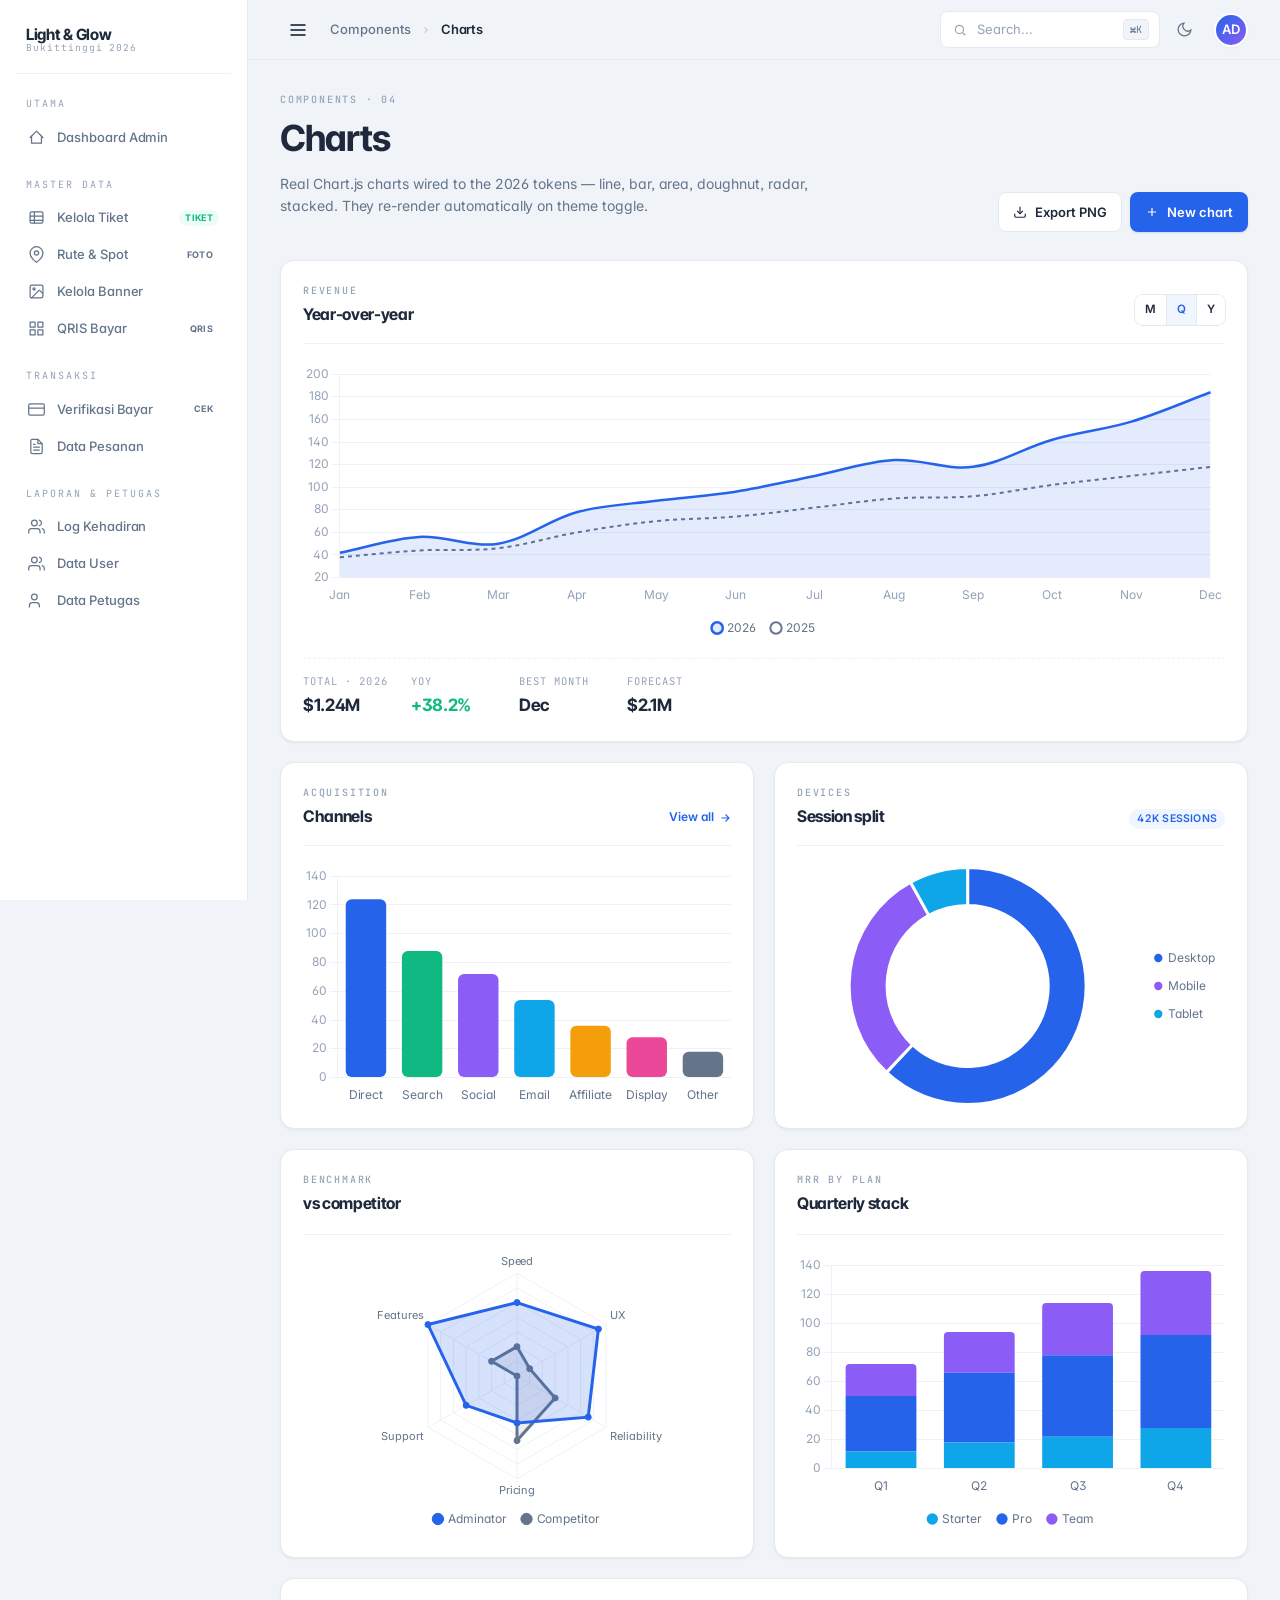
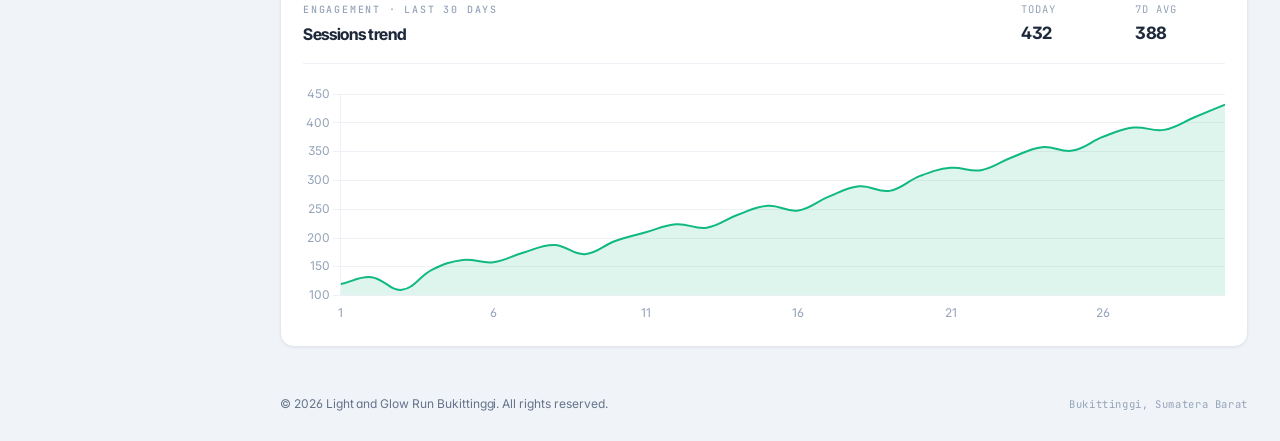
<file: public/adminator/charts.html>
<!doctype html><html lang="en"><head><meta charset="utf-8"><meta name="viewport" content="width=device-width,initial-scale=1"><link rel="preconnect" href="https://fonts.googleapis.com"><link rel="preconnect" href="https://fonts.gstatic.com" crossorigin><link rel="stylesheet" href="https://fonts.googleapis.com/css2?family=Inter:wght@400;500;600;700&amp;family=Inter+Tight:wght@500;600;700&amp;family=JetBrains+Mono:wght@400;500&amp;display=swap"><title>Charts · 2026 Redesign Preview</title><script>!function(){try{var t=localStorage.getItem("dash26-theme"),e=window.matchMedia("(prefers-color-scheme: dark)").matches;document.documentElement.setAttribute("data-theme",t||(e?"dark":"light"))}catch(t){document.documentElement.setAttribute("data-theme","light")}}()</script><script defer="defer" src="runtime.096d507f.js"></script><script defer="defer" src="2026.5a84696f.js"></script><link href="style.76ee5eee.css" rel="stylesheet"></head><body data-active="charts" data-crumbs="Components | Charts"><div class="shell"><div data-shell-sidebar></div><div class="main"><div data-shell-topbar></div><main class="content"><section class="hero"><div class="hero-text"><span class="eyebrow">Components · 04</span><h1 class="hero-title">Charts</h1><p class="hero-sub">Real Chart.js charts wired to the 2026 tokens — line, bar, area, doughnut, radar, stacked. They re-render automatically on theme toggle.</p></div><div class="hero-actions"><button class="btn btn--ghost"><svg viewBox="0 0 24 24"><path d="M21 15v4a2 2 0 0 1-2 2H5a2 2 0 0 1-2-2v-4"/><path d="M7 10l5 5 5-5"/><path d="M12 15V3"/></svg> Export PNG</button> <button class="btn btn--primary"><svg viewBox="0 0 24 24"><path d="M12 5v14M5 12h14"/></svg> New chart</button></div></section><div class="grid"><section class="col-12 card"><div class="card-head"><div class="card-title-wrap"><span class="eyebrow">Revenue</span><h2 class="card-title">Year-over-year</h2></div><div class="demo-row" style="gap:6px"><div class="btn-group"><button class="btn btn--ghost btn--sm">M</button> <button class="btn btn--ghost btn--sm is-active">Q</button> <button class="btn btn--ghost btn--sm">Y</button></div></div></div><div class="chart-canvas-wrap" style="height:280px"><canvas data-chart-key="revenue-line"></canvas></div><div class="chart-meta-row"><div class="chart-meta-cell"><span class="chart-meta-label">Total · 2026</span><span class="chart-meta-value">$1.24M</span></div><div class="chart-meta-cell"><span class="chart-meta-label">YoY</span><span class="chart-meta-value up">+38.2%</span></div><div class="chart-meta-cell"><span class="chart-meta-label">Best month</span><span class="chart-meta-value">Dec</span></div><div class="chart-meta-cell"><span class="chart-meta-label">Forecast</span><span class="chart-meta-value">$2.1M</span></div></div></section><section class="col-6 card"><div class="card-head"><div class="card-title-wrap"><span class="eyebrow">Acquisition</span><h2 class="card-title">Channels</h2></div><a class="card-action" href="#">View all <svg viewBox="0 0 24 24"><path d="M5 12h14M13 5l7 7-7 7"/></svg></a></div><div class="chart-canvas-wrap" style="height:240px"><canvas data-chart-key="channels-bar"></canvas></div></section><section class="col-6 card"><div class="card-head"><div class="card-title-wrap"><span class="eyebrow">Devices</span><h2 class="card-title">Session split</h2></div><span class="badge primary">42K SESSIONS</span></div><div class="chart-canvas-wrap" style="height:240px"><canvas data-chart-key="devices-doughnut"></canvas></div></section><section class="col-6 card"><div class="card-head"><div class="card-title-wrap"><span class="eyebrow">Benchmark</span><h2 class="card-title">vs competitor</h2></div></div><div class="chart-canvas-wrap" style="height:280px"><canvas data-chart-key="sources-radar"></canvas></div></section><section class="col-6 card"><div class="card-head"><div class="card-title-wrap"><span class="eyebrow">MRR by plan</span><h2 class="card-title">Quarterly stack</h2></div></div><div class="chart-canvas-wrap" style="height:280px"><canvas data-chart-key="mrr-stacked"></canvas></div></section><section class="col-12 card"><div class="card-head"><div class="card-title-wrap"><span class="eyebrow">Engagement · last 30 days</span><h2 class="card-title">Sessions trend</h2></div><div class="chart-meta-row" style="border:0;padding:0;margin:0;gap:24px"><div class="chart-meta-cell"><span class="chart-meta-label">Today</span><span class="chart-meta-value">432</span></div><div class="chart-meta-cell"><span class="chart-meta-label">7d avg</span><span class="chart-meta-value">388</span></div></div></div><div class="chart-canvas-wrap" style="height:220px"><canvas data-chart-key="sessions-area"></canvas></div></section></div></main><div data-shell-footer></div></div></div></body></html>
</file>
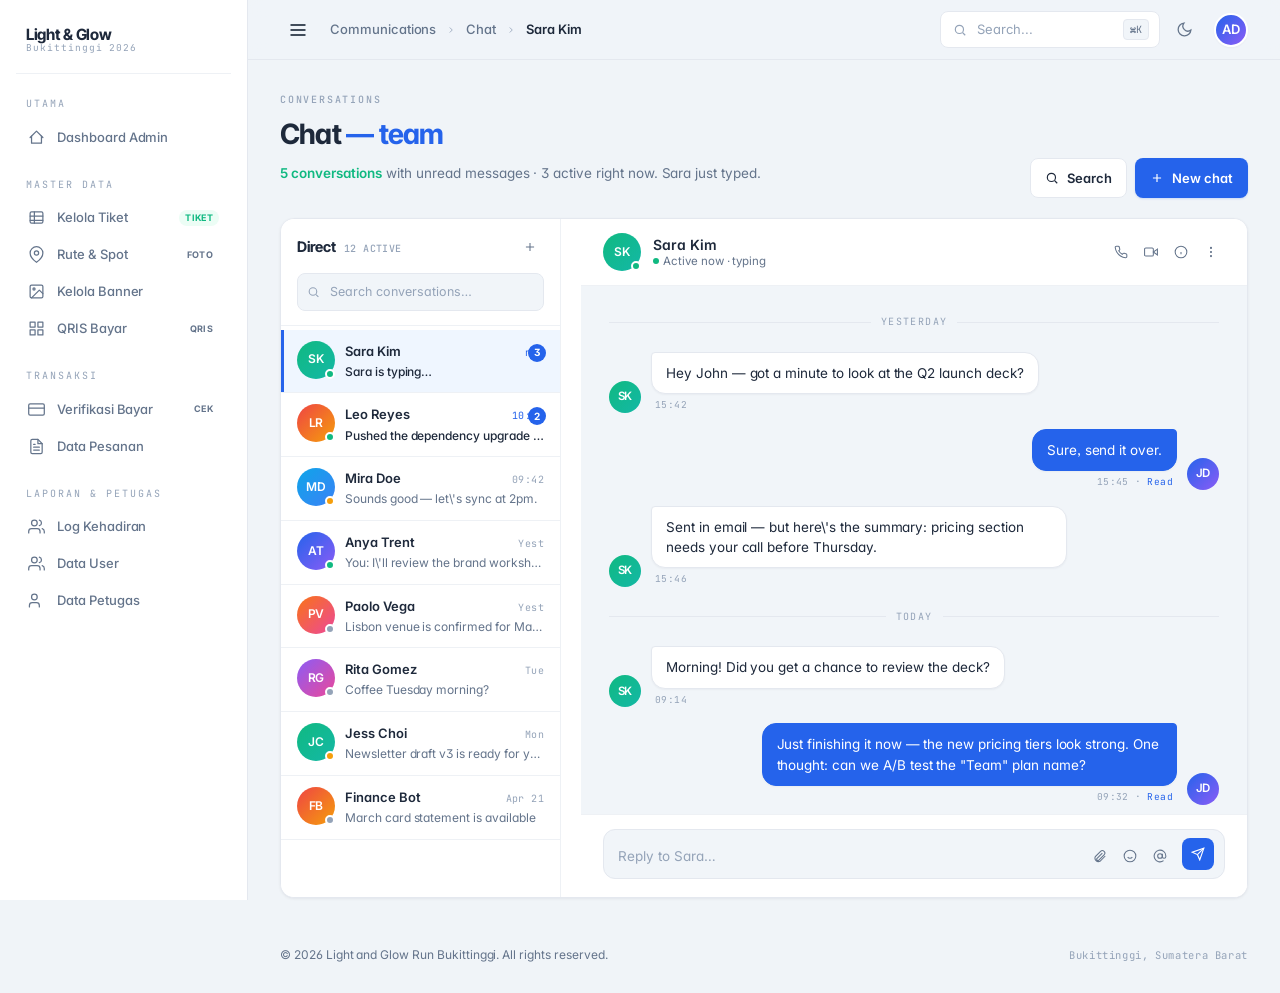
<file: public/adminator/chat.html>
<!doctype html><html lang="en"><head><meta charset="utf-8"><meta name="viewport" content="width=device-width,initial-scale=1"><link rel="preconnect" href="https://fonts.googleapis.com"><link rel="preconnect" href="https://fonts.gstatic.com" crossorigin><link rel="stylesheet" href="https://fonts.googleapis.com/css2?family=Inter:wght@400;500;600;700&amp;family=Inter+Tight:wght@500;600;700&amp;family=JetBrains+Mono:wght@400;500&amp;display=swap"><title>Chat · 2026 Redesign Preview</title><script>!function(){try{var t=localStorage.getItem("dash26-theme"),e=window.matchMedia("(prefers-color-scheme: dark)").matches;document.documentElement.setAttribute("data-theme",t||(e?"dark":"light"))}catch(t){document.documentElement.setAttribute("data-theme","light")}}()</script><script defer="defer" src="runtime.096d507f.js"></script><script defer="defer" src="2026.5a84696f.js"></script><link href="style.76ee5eee.css" rel="stylesheet"></head><body data-active="chat" data-crumbs="Communications | Chat | Sara Kim"><div class="shell"><div data-shell-sidebar></div><div class="main"><div data-shell-topbar></div><main class="content"><section class="hero mail-hero"><div class="hero-text"><span class="eyebrow">Conversations</span><h1 class="hero-title">Chat <span class="accent">— team</span></h1><p class="hero-sub"><strong>5 conversations</strong> with unread messages · 3 active right now. Sara just typed.</p></div><div class="hero-actions"><button class="btn btn--ghost"><svg viewBox="0 0 24 24"><circle cx="11" cy="11" r="7"/><path d="m21 21-4.3-4.3"/></svg> Search</button> <button class="btn btn--primary"><svg viewBox="0 0 24 24"><path d="M12 5v14M5 12h14"/></svg> New chat</button></div></section><section class="chat-shell"><aside class="chat-rail"><div class="chat-rail-head"><div class="chat-rail-title-row"><div class="chat-rail-title">Direct<span class="meta">12 ACTIVE</span></div><button class="mail-tool" aria-label="New chat" style="width:28px;height:28px"><svg viewBox="0 0 24 24" style="width:14px;height:14px" fill="none" stroke="currentColor" stroke-width="2"><path d="M12 5v14M5 12h14"/></svg></button></div><div class="chat-search"><svg viewBox="0 0 24 24"><circle cx="11" cy="11" r="7"/><path d="m21 21-4.3-4.3"/></svg> <input type="text" placeholder="Search conversations…"></div></div><div class="chat-list-scroll"><div class="chat-conv is-active is-unread"><div class="chat-conv-avatar ma-2">SK<span class="presence"></span></div><div class="chat-conv-body"><div class="chat-conv-top"><div class="chat-conv-name">Sara Kim</div><div class="chat-conv-time">now</div></div><div class="chat-conv-preview">Sara is typing…</div></div><div class="chat-conv-badge">3</div></div><div class="chat-conv is-unread"><div class="chat-conv-avatar ma-3">LR<span class="presence"></span></div><div class="chat-conv-body"><div class="chat-conv-top"><div class="chat-conv-name">Leo Reyes</div><div class="chat-conv-time">10:18</div></div><div class="chat-conv-preview">Pushed the dependency upgrade — all green ✅</div></div><div class="chat-conv-badge">2</div></div><div class="chat-conv"><div class="chat-conv-avatar ma-4">MD<span class="presence away"></span></div><div class="chat-conv-body"><div class="chat-conv-top"><div class="chat-conv-name">Mira Doe</div><div class="chat-conv-time">09:42</div></div><div class="chat-conv-preview">Sounds good — let\'s sync at 2pm.</div></div></div><div class="chat-conv"><div class="chat-conv-avatar ma-1">AT<span class="presence"></span></div><div class="chat-conv-body"><div class="chat-conv-top"><div class="chat-conv-name">Anya Trent</div><div class="chat-conv-time">Yest</div></div><div class="chat-conv-preview">You: I\'ll review the brand workshop notes tonight</div></div></div><div class="chat-conv"><div class="chat-conv-avatar ma-5">PV<span class="presence off"></span></div><div class="chat-conv-body"><div class="chat-conv-top"><div class="chat-conv-name">Paolo Vega</div><div class="chat-conv-time">Yest</div></div><div class="chat-conv-preview">Lisbon venue is confirmed for May 22</div></div></div><div class="chat-conv"><div class="chat-conv-avatar ma-6">RG<span class="presence off"></span></div><div class="chat-conv-body"><div class="chat-conv-top"><div class="chat-conv-name">Rita Gomez</div><div class="chat-conv-time">Tue</div></div><div class="chat-conv-preview">Coffee Tuesday morning?</div></div></div><div class="chat-conv"><div class="chat-conv-avatar ma-2">JC<span class="presence away"></span></div><div class="chat-conv-body"><div class="chat-conv-top"><div class="chat-conv-name">Jess Choi</div><div class="chat-conv-time">Mon</div></div><div class="chat-conv-preview">Newsletter draft v3 is ready for your eyes</div></div></div><div class="chat-conv"><div class="chat-conv-avatar ma-3">FB<span class="presence off"></span></div><div class="chat-conv-body"><div class="chat-conv-top"><div class="chat-conv-name">Finance Bot</div><div class="chat-conv-time">Apr 21</div></div><div class="chat-conv-preview">March card statement is available</div></div></div></div></aside><section class="chat-pane"><div class="chat-pane-head"><div class="av ma-2">SK<span class="presence"></span></div><div class="meta"><div class="name">Sara Kim</div><div class="status"><span class="dot"></span> Active now · typing</div></div><div class="chat-pane-head-tools"><button class="mail-tool" aria-label="Call"><svg viewBox="0 0 24 24" fill="none" stroke="currentColor" stroke-width="1.8"><path d="M22 16.92v3a2 2 0 0 1-2.18 2 19.79 19.79 0 0 1-8.63-3.07 19.5 19.5 0 0 1-6-6 19.79 19.79 0 0 1-3.07-8.67A2 2 0 0 1 4.11 2h3a2 2 0 0 1 2 1.72 12.84 12.84 0 0 0 .7 2.81 2 2 0 0 1-.45 2.11L8.09 9.91a16 16 0 0 0 6 6l1.27-1.27a2 2 0 0 1 2.11-.45 12.84 12.84 0 0 0 2.81.7A2 2 0 0 1 22 16.92z"/></svg></button> <button class="mail-tool" aria-label="Video"><svg viewBox="0 0 24 24" fill="none" stroke="currentColor" stroke-width="1.8"><polygon points="23 7 16 12 23 17 23 7"/><rect x="1" y="5" width="15" height="14" rx="2"/></svg></button> <button class="mail-tool" aria-label="Info"><svg viewBox="0 0 24 24" fill="none" stroke="currentColor" stroke-width="1.8"><circle cx="12" cy="12" r="10"/><path d="M12 16v-4M12 8h.01"/></svg></button> <button class="mail-tool" aria-label="More"><svg viewBox="0 0 24 24" fill="none" stroke="currentColor" stroke-width="1.8"><circle cx="12" cy="12" r="1"/><circle cx="12" cy="5" r="1"/><circle cx="12" cy="19" r="1"/></svg></button></div></div><div class="chat-thread"><div class="chat-day-sep">Yesterday</div><div class="chat-msg"><div class="chat-msg-av ma-2">SK</div><div class="chat-msg-stack"><div class="chat-bub">Hey John — got a minute to look at the Q2 launch deck?</div><div class="chat-msg-meta">15:42</div></div></div><div class="chat-msg me"><div class="chat-msg-av me">JD</div><div class="chat-msg-stack"><div class="chat-bub">Sure, send it over.</div><div class="chat-msg-meta">15:45 · <span class="read">Read</span></div></div></div><div class="chat-msg"><div class="chat-msg-av ma-2">SK</div><div class="chat-msg-stack"><div class="chat-bub">Sent in email — but here\'s the summary: pricing section needs your call before Thursday.</div><div class="chat-msg-meta">15:46</div></div></div><div class="chat-day-sep">Today</div><div class="chat-msg"><div class="chat-msg-av ma-2">SK</div><div class="chat-msg-stack"><div class="chat-bub">Morning! Did you get a chance to review the deck?</div><div class="chat-msg-meta">09:14</div></div></div><div class="chat-msg me"><div class="chat-msg-av me">JD</div><div class="chat-msg-stack"><div class="chat-bub">Just finishing it now — the new pricing tiers look strong. One thought: can we A/B test the "Team" plan name?</div><div class="chat-msg-meta">09:32 · <span class="read">Read</span></div></div></div><div class="chat-msg"><div class="chat-msg-av ma-2">SK</div><div class="chat-msg-stack"><div class="chat-bub">Definitely — I\'ll spin up the test variants this afternoon.</div><div class="chat-bub">Also, Mira pushed back on the "Studio" name. Want to sync briefly?</div><div class="chat-msg-meta">09:38</div></div></div><div class="chat-msg me"><div class="chat-msg-av me">JD</div><div class="chat-msg-stack"><div class="chat-bub">Yes — drop a 15-min slot on my cal.</div><div class="chat-msg-meta">09:41 · <span class="read">Read</span></div></div></div><div class="chat-msg"><div class="chat-msg-av ma-2">SK</div><div class="chat-msg-stack"><div class="chat-bub" style="background:var(--bg-card);color:var(--t-base)">📅 Calendar invite · <strong>Pricing sync</strong><br><span style="font-size:12px;color:var(--t-muted)">Today · 14:00 — 14:15 · Zoom</span></div><div class="chat-msg-meta">10:18</div></div></div><div class="chat-msg"><div class="chat-msg-av ma-2">SK</div><div class="chat-msg-stack"><div class="chat-typing"><span>Sara is typing</span> <span class="chat-typing-dots"><span></span><span></span><span></span></span></div></div></div></div><div class="chat-composer"><div class="chat-composer-input"><textarea placeholder="Reply to Sara…" rows="1"></textarea><div class="chat-composer-tools"><button class="tool" aria-label="Attach"><svg viewBox="0 0 24 24"><path d="m21 12-9 9a6 6 0 0 1-8-8l9-9a4 4 0 0 1 6 6l-9 9a2 2 0 0 1-3-3l9-9"/></svg></button> <button class="tool" aria-label="Emoji"><svg viewBox="0 0 24 24"><circle cx="12" cy="12" r="10"/><path d="M8 14s1.5 2 4 2 4-2 4-2M9 9h.01M15 9h.01"/></svg></button> <button class="tool" aria-label="Mention"><svg viewBox="0 0 24 24"><circle cx="12" cy="12" r="4"/><path d="M16 8v5a3 3 0 0 0 6 0v-1a10 10 0 1 0-3.92 7.94"/></svg></button></div><button class="chat-composer-send" aria-label="Send"><svg viewBox="0 0 24 24"><path d="m22 2-7 20-4-9-9-4z"/><path d="M22 2 11 13"/></svg></button></div></div></section></section></main><div data-shell-footer></div></div></div></body></html>
</file>
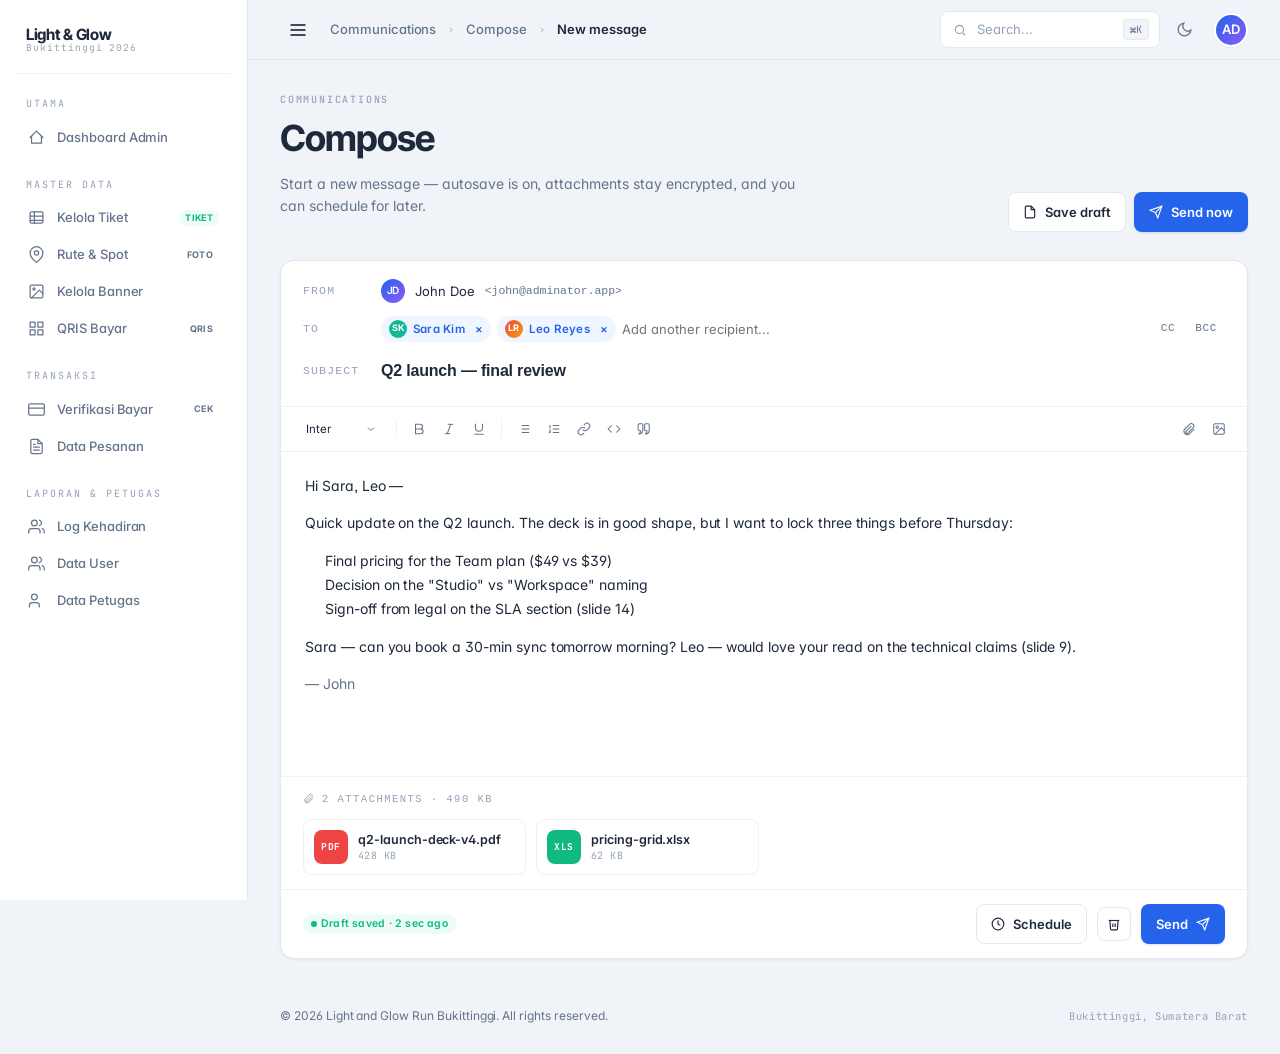
<file: public/adminator/compose.html>
<!doctype html><html lang="en"><head><meta charset="utf-8"><meta name="viewport" content="width=device-width,initial-scale=1"><link rel="preconnect" href="https://fonts.googleapis.com"><link rel="preconnect" href="https://fonts.gstatic.com" crossorigin><link rel="stylesheet" href="https://fonts.googleapis.com/css2?family=Inter:wght@400;500;600;700&amp;family=Inter+Tight:wght@500;600;700&amp;family=JetBrains+Mono:wght@400;500&amp;display=swap"><title>Compose · 2026 Redesign Preview</title><script>!function(){try{var t=localStorage.getItem("dash26-theme"),e=window.matchMedia("(prefers-color-scheme: dark)").matches;document.documentElement.setAttribute("data-theme",t||(e?"dark":"light"))}catch(t){document.documentElement.setAttribute("data-theme","light")}}()</script><script defer="defer" src="runtime.096d507f.js"></script><script defer="defer" src="2026.5a84696f.js"></script><link href="style.76ee5eee.css" rel="stylesheet"></head><body data-active="compose" data-crumbs="Communications | Compose | New message"><div class="shell"><div data-shell-sidebar></div><div class="main"><div data-shell-topbar></div><main class="content"><section class="hero"><div class="hero-text"><span class="eyebrow">Communications</span><h1 class="hero-title">Compose</h1><p class="hero-sub">Start a new message — autosave is on, attachments stay encrypted, and you can schedule for later.</p></div><div class="hero-actions"><button class="btn btn--ghost"><svg viewBox="0 0 24 24"><path d="M14 2H6a2 2 0 0 0-2 2v16a2 2 0 0 0 2 2h12a2 2 0 0 0 2-2V8z"/><path d="M14 2v6h6"/></svg> Save draft</button> <button class="btn btn--primary"><svg viewBox="0 0 24 24"><path d="m22 2-7 20-4-9-9-4z"/><path d="M22 2 11 13"/></svg> Send now</button></div></section><div class="grid"><section class="col-12 card" style="padding:0"><form onsubmit="event.preventDefault(); alert(\'Sent (demo)\');" style="display:flex;flex-direction:column"><div style="padding:18px 22px;border-bottom:1px solid var(--border-soft);display:flex;flex-direction:column;gap:12px"><div class="compose-row" style="display:grid;grid-template-columns:64px 1fr;gap:14px;align-items:center"><label style="font-size:11.5px;color:var(--t-light);font-family:\'JetBrains Mono\',monospace;letter-spacing:.1em;text-transform:uppercase">From</label><div style="display:flex;align-items:center;gap:10px;font-size:13px;color:var(--t-base)"><span style="width:24px;height:24px;border-radius:50%;background:linear-gradient(135deg,var(--primary),var(--purple));color:#fff;display:grid;place-items:center;font-size:10px;font-weight:600">JD</span> John Doe <span style="font-family:\'JetBrains Mono\',monospace;font-size:11.5px;color:var(--t-muted)">&lt;john@adminator.app&gt;</span></div></div><div class="compose-row" style="display:grid;grid-template-columns:64px 1fr auto;gap:14px;align-items:center"><label for="to" style="font-size:11.5px;color:var(--t-light);font-family:\'JetBrains Mono\',monospace;letter-spacing:.1em;text-transform:uppercase">To</label><div style="display:flex;flex-wrap:wrap;gap:6px;align-items:center"><span class="badge primary" style="display:inline-flex;align-items:center;gap:6px;padding:4px 4px 4px 8px;font-size:11.5px"><span style="width:18px;height:18px;border-radius:50%;background:linear-gradient(135deg,var(--success),var(--teal));color:#fff;display:grid;place-items:center;font-size:9px;font-weight:700">SK</span> Sara Kim <button type="button" style="background:0 0;border:0;color:var(--primary);cursor:pointer;padding:0 4px">×</button> </span><span class="badge primary" style="display:inline-flex;align-items:center;gap:6px;padding:4px 4px 4px 8px;font-size:11.5px"><span style="width:18px;height:18px;border-radius:50%;background:linear-gradient(135deg,var(--danger),var(--warning));color:#fff;display:grid;place-items:center;font-size:9px;font-weight:700">LR</span> Leo Reyes <button type="button" style="background:0 0;border:0;color:var(--primary);cursor:pointer;padding:0 4px">×</button> </span><input id="to" style="border:0;outline:0;background:0 0;flex:1;min-width:100px;font-size:13px;color:var(--t-base);padding:4px 0" placeholder="Add another recipient..."></div><div style="display:flex;gap:4px"><button type="button" class="mail-tool" style="font-size:11px;font-family:\'JetBrains Mono\',monospace;color:var(--t-muted);width:auto;padding:4px 8px;letter-spacing:.06em">CC</button> <button type="button" class="mail-tool" style="font-size:11px;font-family:\'JetBrains Mono\',monospace;color:var(--t-muted);width:auto;padding:4px 8px;letter-spacing:.06em">BCC</button></div></div><div class="compose-row" style="display:grid;grid-template-columns:64px 1fr;gap:14px;align-items:center"><label for="subj" style="font-size:11.5px;color:var(--t-light);font-family:\'JetBrains Mono\',monospace;letter-spacing:.1em;text-transform:uppercase">Subject</label> <input id="subj" style="border:0;outline:0;background:0 0;font-size:16px;font-weight:600;color:var(--t-base);padding:4px 0;letter-spacing:-.012em;font-family:\'Inter Tight\',sans-serif" placeholder="What\'s this about?" value="Q2 launch — final review"></div></div><div style="padding:8px 14px;border-bottom:1px solid var(--border-soft);display:flex;gap:2px;flex-wrap:wrap;align-items:center"><select class="select" style="width:auto;padding:5px 26px 5px 10px;font-size:11.5px;border-color:transparent;background-color:transparent"><option>Inter</option><option>System UI</option><option>Mono</option></select> <span style="width:1px;height:18px;background:var(--border-soft);margin:0 6px"></span> <button type="button" class="mail-tool" aria-label="Bold"><svg viewBox="0 0 24 24" fill="none" stroke="currentColor" stroke-width="2"><path d="M6 4h8a4 4 0 0 1 0 8H6zM6 12h9a4 4 0 0 1 0 8H6z"/></svg></button> <button type="button" class="mail-tool" aria-label="Italic"><svg viewBox="0 0 24 24" fill="none" stroke="currentColor" stroke-width="2"><line x1="19" y1="4" x2="10" y2="4"/><line x1="14" y1="20" x2="5" y2="20"/><line x1="15" y1="4" x2="9" y2="20"/></svg></button> <button type="button" class="mail-tool" aria-label="Underline"><svg viewBox="0 0 24 24" fill="none" stroke="currentColor" stroke-width="2"><path d="M6 3v7a6 6 0 0 0 12 0V3M4 21h16"/></svg></button> <span style="width:1px;height:18px;background:var(--border-soft);margin:0 6px"></span> <button type="button" class="mail-tool" aria-label="Bullets"><svg viewBox="0 0 24 24" fill="none" stroke="currentColor" stroke-width="2"><line x1="8" y1="6" x2="21" y2="6"/><line x1="8" y1="12" x2="21" y2="12"/><line x1="8" y1="18" x2="21" y2="18"/><line x1="3" y1="6" x2="3.01" y2="6"/><line x1="3" y1="12" x2="3.01" y2="12"/><line x1="3" y1="18" x2="3.01" y2="18"/></svg></button> <button type="button" class="mail-tool" aria-label="Numbered"><svg viewBox="0 0 24 24" fill="none" stroke="currentColor" stroke-width="2"><line x1="10" y1="6" x2="21" y2="6"/><line x1="10" y1="12" x2="21" y2="12"/><line x1="10" y1="18" x2="21" y2="18"/><path d="M4 6h1v4M4 10h2M6 18H4c0-1 2-2 2-3s-1-1.5-2-1"/></svg></button> <button type="button" class="mail-tool" aria-label="Link"><svg viewBox="0 0 24 24" fill="none" stroke="currentColor" stroke-width="2"><path d="M10 13a5 5 0 0 0 7.54.54l3-3a5 5 0 0 0-7.07-7.07l-1.72 1.71"/><path d="M14 11a5 5 0 0 0-7.54-.54l-3 3a5 5 0 0 0 7.07 7.07l1.71-1.71"/></svg></button> <button type="button" class="mail-tool" aria-label="Code"><svg viewBox="0 0 24 24" fill="none" stroke="currentColor" stroke-width="2"><polyline points="16 18 22 12 16 6"/><polyline points="8 6 2 12 8 18"/></svg></button> <button type="button" class="mail-tool" aria-label="Quote"><svg viewBox="0 0 24 24" fill="none" stroke="currentColor" stroke-width="2"><path d="M3 21c3 0 7-1 7-8V5c0-1-1-2-2-2H4C3 3 2 4 2 5v8c0 1 1 2 2 2h2c0 4-1 5-3 5"/><path d="M14 21c3 0 7-1 7-8V5c0-1-1-2-2-2h-4c-1 0-2 1-2 2v8c0 1 1 2 2 2h2c0 4-1 5-3 5"/></svg></button> <span style="flex:1"></span> <button type="button" class="mail-tool" aria-label="Attach"><svg viewBox="0 0 24 24" fill="none" stroke="currentColor" stroke-width="2"><path d="m21 12-9 9a6 6 0 0 1-8-8l9-9a4 4 0 0 1 6 6l-9 9a2 2 0 0 1-3-3l9-9"/></svg></button> <button type="button" class="mail-tool" aria-label="Image"><svg viewBox="0 0 24 24" fill="none" stroke="currentColor" stroke-width="2"><rect x="3" y="3" width="18" height="18" rx="2"/><circle cx="9" cy="9" r="2"/><path d="m21 15-5-5L5 21"/></svg></button></div><div style="padding:22px 24px;min-height:320px"><div contenteditable="true" style="outline:0;font-size:14px;color:var(--t-base);line-height:1.7;min-height:280px">Hi Sara, Leo —<p style="margin:14px 0">Quick update on the Q2 launch. The deck is in good shape, but I want to lock three things before Thursday:</p><ul style="padding-left:20px;margin:12px 0;line-height:1.7"><li>Final pricing for the Team plan ($49 vs $39)</li><li>Decision on the "Studio" vs "Workspace" naming</li><li>Sign-off from legal on the SLA section (slide 14)</li></ul><p style="margin:14px 0">Sara — can you book a 30-min sync tomorrow morning? Leo — would love your read on the technical claims (slide 9).</p><p style="margin:14px 0;color:var(--t-muted)">— John</p></div></div><div style="padding:14px 22px;border-top:1px solid var(--border-soft);background:var(--bg-card)"><div style="font-family:\'JetBrains Mono\',monospace;font-size:10.5px;color:var(--t-light);letter-spacing:.14em;text-transform:uppercase;margin-bottom:12px;display:flex;align-items:center;gap:8px"><svg viewBox="0 0 24 24" width="11" height="11" fill="none" stroke="currentColor" stroke-width="2"><path d="m21 12-9 9a6 6 0 0 1-8-8l9-9a4 4 0 0 1 6 6l-9 9a2 2 0 0 1-3-3l9-9"/></svg> 2 Attachments · 490 KB</div><div class="reader-attach-grid"><div class="reader-attach-item"><div class="attach-ico pdf">PDF</div><div class="attach-meta"><div class="attach-name">q2-launch-deck-v4.pdf</div><div class="attach-size">428 KB</div></div></div><div class="reader-attach-item"><div class="attach-ico xls">XLS</div><div class="attach-meta"><div class="attach-name">pricing-grid.xlsx</div><div class="attach-size">62 KB</div></div></div></div></div><div class="form-actions" style="padding:14px 22px;margin-top:0;border-top:1px solid var(--border-soft);border-bottom:0"><span class="badge dot success">Draft saved · 2 sec ago</span> <span class="spacer"></span> <button type="button" class="btn btn--ghost"><svg viewBox="0 0 24 24"><circle cx="12" cy="12" r="10"/><path d="M12 6v6l4 2"/></svg> Schedule</button> <button type="button" class="btn btn--ghost btn--icon" aria-label="Discard"><svg viewBox="0 0 24 24"><polyline points="3 6 5 6 21 6"/><path d="M19 6 18 20a2 2 0 0 1-2 2H8a2 2 0 0 1-2-2L5 6"/><path d="M10 11v6M14 11v6"/></svg></button> <button type="submit" class="btn btn--primary">Send <svg viewBox="0 0 24 24"><path d="m22 2-7 20-4-9-9-4z"/><path d="M22 2 11 13"/></svg></button></div></form></section></div></main><div data-shell-footer></div></div></div></body></html>
</file>
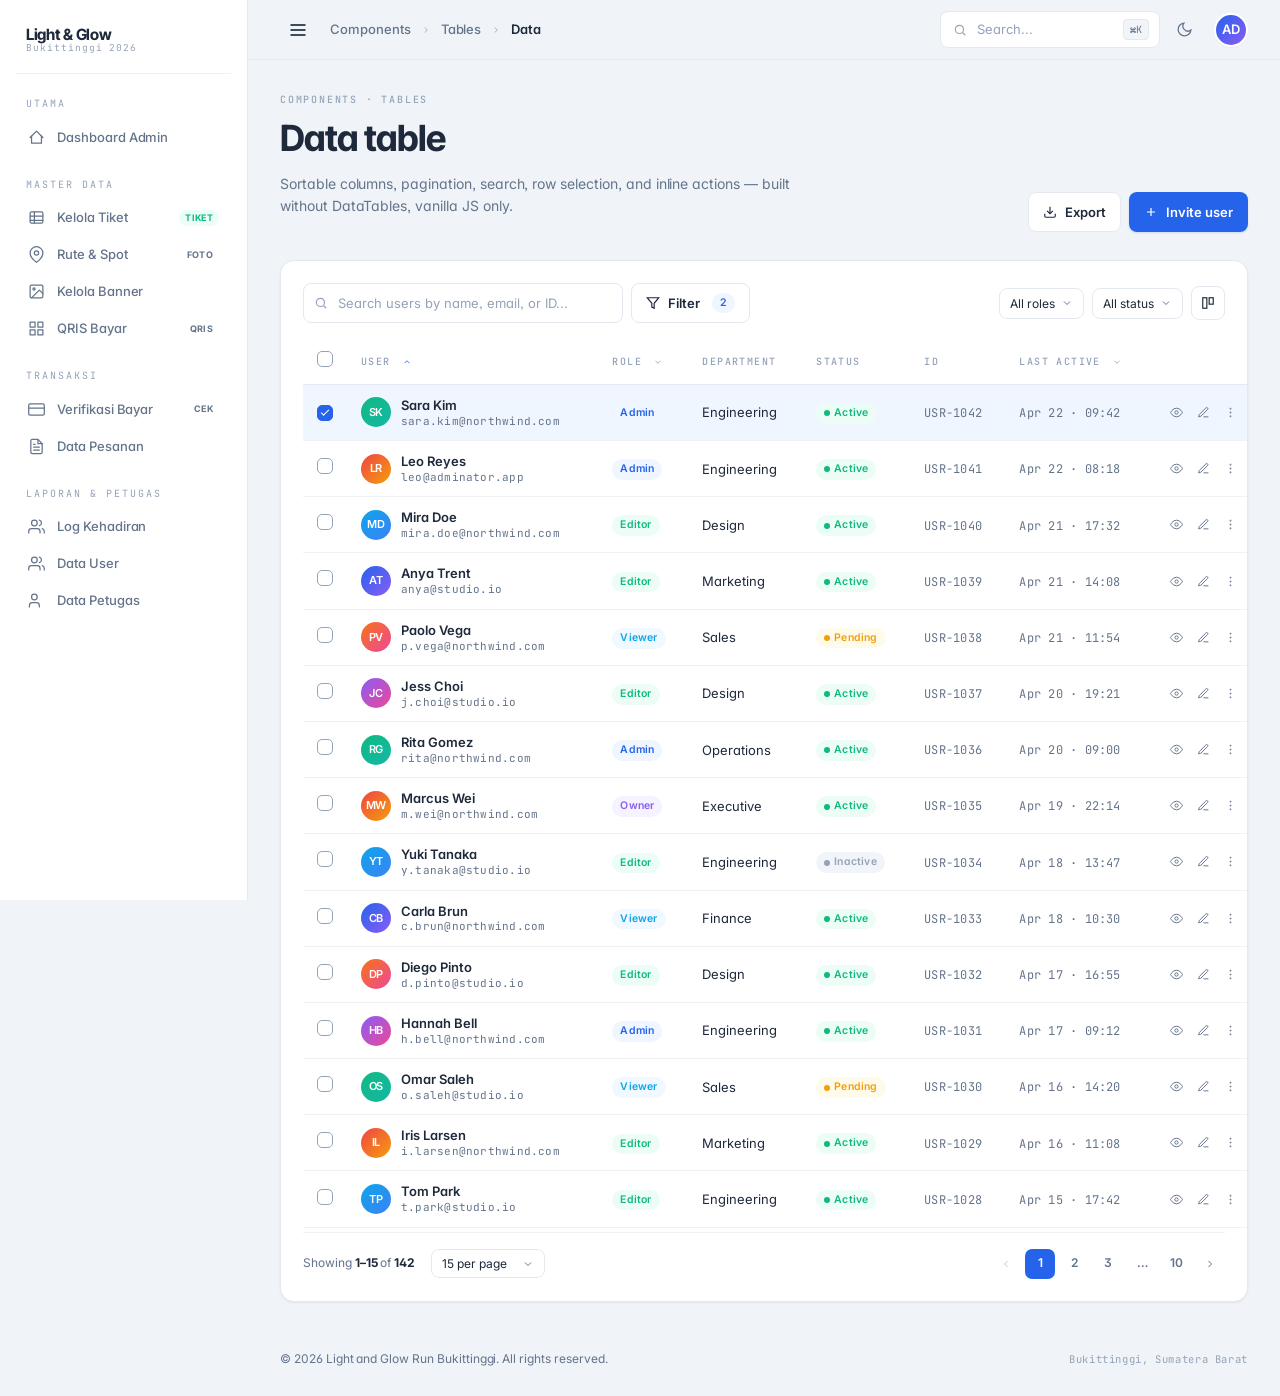
<file: public/adminator/datatable.html>
<!doctype html><html lang="en"><head><meta charset="utf-8"><meta name="viewport" content="width=device-width,initial-scale=1"><link rel="preconnect" href="https://fonts.googleapis.com"><link rel="preconnect" href="https://fonts.gstatic.com" crossorigin><link rel="stylesheet" href="https://fonts.googleapis.com/css2?family=Inter:wght@400;500;600;700&amp;family=Inter+Tight:wght@500;600;700&amp;family=JetBrains+Mono:wght@400;500&amp;display=swap"><title>Data Table · 2026 Redesign Preview</title><script>!function(){try{var t=localStorage.getItem("dash26-theme"),e=window.matchMedia("(prefers-color-scheme: dark)").matches;document.documentElement.setAttribute("data-theme",t||(e?"dark":"light"))}catch(t){document.documentElement.setAttribute("data-theme","light")}}()</script><script defer="defer" src="runtime.096d507f.js"></script><script defer="defer" src="2026.5a84696f.js"></script><link href="style.76ee5eee.css" rel="stylesheet"></head><body data-active="datatable" data-crumbs="Components | Tables | Data"><div class="shell"><div data-shell-sidebar></div><div class="main"><div data-shell-topbar></div><main class="content"><section class="hero"><div class="hero-text"><span class="eyebrow">Components · Tables</span><h1 class="hero-title">Data table</h1><p class="hero-sub">Sortable columns, pagination, search, row selection, and inline actions — built without DataTables, vanilla JS only.</p></div><div class="hero-actions"><button class="btn btn--ghost"><svg viewBox="0 0 24 24"><path d="M21 15v4a2 2 0 0 1-2 2H5a2 2 0 0 1-2-2v-4"/><path d="M7 10l5 5 5-5"/><path d="M12 15V3"/></svg> Export</button> <button class="btn btn--primary"><svg viewBox="0 0 24 24"><path d="M12 5v14M5 12h14"/></svg> Invite user</button></div></section><div class="grid"><section class="col-12 card"><div class="data-toolbar"><div class="data-toolbar-left"><div class="input-icon" style="flex:1;max-width:320px"><span class="ico"><svg viewBox="0 0 24 24"><circle cx="11" cy="11" r="7"/><path d="m21 21-4.3-4.3"/></svg></span><input class="input" type="search" placeholder="Search users by name, email, or ID..."></div><button class="btn btn--ghost"><svg viewBox="0 0 24 24"><polygon points="22 3 2 3 10 12.46 10 19 14 21 14 12.46 22 3"/></svg> Filter <span class="badge primary" style="margin-left:4px">2</span></button></div><div class="data-toolbar-right"><select class="select" style="width:auto;padding:7px 28px 7px 10px;font-size:12px"><option>All roles</option><option>Admin</option><option>Editor</option><option>Viewer</option></select> <select class="select" style="width:auto;padding:7px 28px 7px 10px;font-size:12px"><option>All status</option><option>Active</option><option>Pending</option><option>Inactive</option></select> <button class="btn btn--ghost btn--icon" aria-label="Columns"><svg viewBox="0 0 24 24"><rect x="3" y="3" width="7" height="18"/><rect x="14" y="3" width="7" height="11"/></svg></button></div></div><div style="overflow-x:auto;margin:0 -22px"><table class="data-table" style="margin:0 22px;min-width:900px"><thead><tr><th style="width:32px"><label class="check"><input type="checkbox"><span class="box"></span></label></th><th class="sorted-asc">User <span class="sort"><svg viewBox="0 0 24 24"><path d="m6 9 6 6 6-6"/></svg></span></th><th>Role <span class="sort"><svg viewBox="0 0 24 24"><path d="m6 9 6 6 6-6"/></svg></span></th><th>Department</th><th>Status</th><th>ID</th><th>Last active <span class="sort"><svg viewBox="0 0 24 24"><path d="m6 9 6 6 6-6"/></svg></span></th><th></th></tr></thead><tbody><tr class="data-row is-selected"><td><label class="check"><input type="checkbox" checked="checked"><span class="box"></span></label></td><td><div class="data-cell-user"><div class="av ma-2">SK</div><div class="data-cell-user-meta"><div class="data-cell-user-name">Sara Kim</div><div class="data-cell-user-email">sara.kim@northwind.com</div></div></div></td><td><span class="badge primary">Admin</span></td><td>Engineering</td><td><span class="badge success dot">Active</span></td><td><span class="data-cell-mono">USR-1042</span></td><td><span class="data-cell-mono">Apr 22 · 09:42</span></td><td><div class="data-cell-actions"><button class="btn--icon" aria-label="View"><svg viewBox="0 0 24 24"><path d="M1 12s4-8 11-8 11 8 11 8-4 8-11 8-11-8-11-8z"/><circle cx="12" cy="12" r="3"/></svg></button> <button class="btn--icon" aria-label="Edit"><svg viewBox="0 0 24 24"><path d="M12 20h9"/><path d="M16.5 3.5a2.1 2.1 0 1 1 3 3L7 19l-4 1 1-4z"/></svg></button> <button class="btn--icon" aria-label="More"><svg viewBox="0 0 24 24"><circle cx="12" cy="5" r="1"/><circle cx="12" cy="12" r="1"/><circle cx="12" cy="19" r="1"/></svg></button></div></td></tr><tr class="data-row"><td><label class="check"><input type="checkbox"><span class="box"></span></label></td><td><div class="data-cell-user"><div class="av ma-3">LR</div><div class="data-cell-user-meta"><div class="data-cell-user-name">Leo Reyes</div><div class="data-cell-user-email">leo@adminator.app</div></div></div></td><td><span class="badge primary">Admin</span></td><td>Engineering</td><td><span class="badge success dot">Active</span></td><td><span class="data-cell-mono">USR-1041</span></td><td><span class="data-cell-mono">Apr 22 · 08:18</span></td><td><div class="data-cell-actions"><button class="btn--icon" aria-label="View"><svg viewBox="0 0 24 24"><path d="M1 12s4-8 11-8 11 8 11 8-4 8-11 8-11-8-11-8z"/><circle cx="12" cy="12" r="3"/></svg></button> <button class="btn--icon" aria-label="Edit"><svg viewBox="0 0 24 24"><path d="M12 20h9"/><path d="M16.5 3.5a2.1 2.1 0 1 1 3 3L7 19l-4 1 1-4z"/></svg></button> <button class="btn--icon" aria-label="More"><svg viewBox="0 0 24 24"><circle cx="12" cy="5" r="1"/><circle cx="12" cy="12" r="1"/><circle cx="12" cy="19" r="1"/></svg></button></div></td></tr><tr class="data-row"><td><label class="check"><input type="checkbox"><span class="box"></span></label></td><td><div class="data-cell-user"><div class="av ma-4">MD</div><div class="data-cell-user-meta"><div class="data-cell-user-name">Mira Doe</div><div class="data-cell-user-email">mira.doe@northwind.com</div></div></div></td><td><span class="badge success">Editor</span></td><td>Design</td><td><span class="badge success dot">Active</span></td><td><span class="data-cell-mono">USR-1040</span></td><td><span class="data-cell-mono">Apr 21 · 17:32</span></td><td><div class="data-cell-actions"><button class="btn--icon" aria-label="View"><svg viewBox="0 0 24 24"><path d="M1 12s4-8 11-8 11 8 11 8-4 8-11 8-11-8-11-8z"/><circle cx="12" cy="12" r="3"/></svg></button> <button class="btn--icon" aria-label="Edit"><svg viewBox="0 0 24 24"><path d="M12 20h9"/><path d="M16.5 3.5a2.1 2.1 0 1 1 3 3L7 19l-4 1 1-4z"/></svg></button> <button class="btn--icon" aria-label="More"><svg viewBox="0 0 24 24"><circle cx="12" cy="5" r="1"/><circle cx="12" cy="12" r="1"/><circle cx="12" cy="19" r="1"/></svg></button></div></td></tr><tr class="data-row"><td><label class="check"><input type="checkbox"><span class="box"></span></label></td><td><div class="data-cell-user"><div class="av ma-1">AT</div><div class="data-cell-user-meta"><div class="data-cell-user-name">Anya Trent</div><div class="data-cell-user-email">anya@studio.io</div></div></div></td><td><span class="badge success">Editor</span></td><td>Marketing</td><td><span class="badge success dot">Active</span></td><td><span class="data-cell-mono">USR-1039</span></td><td><span class="data-cell-mono">Apr 21 · 14:08</span></td><td><div class="data-cell-actions"><button class="btn--icon" aria-label="View"><svg viewBox="0 0 24 24"><path d="M1 12s4-8 11-8 11 8 11 8-4 8-11 8-11-8-11-8z"/><circle cx="12" cy="12" r="3"/></svg></button> <button class="btn--icon" aria-label="Edit"><svg viewBox="0 0 24 24"><path d="M12 20h9"/><path d="M16.5 3.5a2.1 2.1 0 1 1 3 3L7 19l-4 1 1-4z"/></svg></button> <button class="btn--icon" aria-label="More"><svg viewBox="0 0 24 24"><circle cx="12" cy="5" r="1"/><circle cx="12" cy="12" r="1"/><circle cx="12" cy="19" r="1"/></svg></button></div></td></tr><tr class="data-row"><td><label class="check"><input type="checkbox"><span class="box"></span></label></td><td><div class="data-cell-user"><div class="av ma-5">PV</div><div class="data-cell-user-meta"><div class="data-cell-user-name">Paolo Vega</div><div class="data-cell-user-email">p.vega@northwind.com</div></div></div></td><td><span class="badge info">Viewer</span></td><td>Sales</td><td><span class="badge warning dot">Pending</span></td><td><span class="data-cell-mono">USR-1038</span></td><td><span class="data-cell-mono">Apr 21 · 11:54</span></td><td><div class="data-cell-actions"><button class="btn--icon" aria-label="View"><svg viewBox="0 0 24 24"><path d="M1 12s4-8 11-8 11 8 11 8-4 8-11 8-11-8-11-8z"/><circle cx="12" cy="12" r="3"/></svg></button> <button class="btn--icon" aria-label="Edit"><svg viewBox="0 0 24 24"><path d="M12 20h9"/><path d="M16.5 3.5a2.1 2.1 0 1 1 3 3L7 19l-4 1 1-4z"/></svg></button> <button class="btn--icon" aria-label="More"><svg viewBox="0 0 24 24"><circle cx="12" cy="5" r="1"/><circle cx="12" cy="12" r="1"/><circle cx="12" cy="19" r="1"/></svg></button></div></td></tr><tr class="data-row"><td><label class="check"><input type="checkbox"><span class="box"></span></label></td><td><div class="data-cell-user"><div class="av ma-6">JC</div><div class="data-cell-user-meta"><div class="data-cell-user-name">Jess Choi</div><div class="data-cell-user-email">j.choi@studio.io</div></div></div></td><td><span class="badge success">Editor</span></td><td>Design</td><td><span class="badge success dot">Active</span></td><td><span class="data-cell-mono">USR-1037</span></td><td><span class="data-cell-mono">Apr 20 · 19:21</span></td><td><div class="data-cell-actions"><button class="btn--icon" aria-label="View"><svg viewBox="0 0 24 24"><path d="M1 12s4-8 11-8 11 8 11 8-4 8-11 8-11-8-11-8z"/><circle cx="12" cy="12" r="3"/></svg></button> <button class="btn--icon" aria-label="Edit"><svg viewBox="0 0 24 24"><path d="M12 20h9"/><path d="M16.5 3.5a2.1 2.1 0 1 1 3 3L7 19l-4 1 1-4z"/></svg></button> <button class="btn--icon" aria-label="More"><svg viewBox="0 0 24 24"><circle cx="12" cy="5" r="1"/><circle cx="12" cy="12" r="1"/><circle cx="12" cy="19" r="1"/></svg></button></div></td></tr><tr class="data-row"><td><label class="check"><input type="checkbox"><span class="box"></span></label></td><td><div class="data-cell-user"><div class="av ma-2">RG</div><div class="data-cell-user-meta"><div class="data-cell-user-name">Rita Gomez</div><div class="data-cell-user-email">rita@northwind.com</div></div></div></td><td><span class="badge primary">Admin</span></td><td>Operations</td><td><span class="badge success dot">Active</span></td><td><span class="data-cell-mono">USR-1036</span></td><td><span class="data-cell-mono">Apr 20 · 09:00</span></td><td><div class="data-cell-actions"><button class="btn--icon" aria-label="View"><svg viewBox="0 0 24 24"><path d="M1 12s4-8 11-8 11 8 11 8-4 8-11 8-11-8-11-8z"/><circle cx="12" cy="12" r="3"/></svg></button> <button class="btn--icon" aria-label="Edit"><svg viewBox="0 0 24 24"><path d="M12 20h9"/><path d="M16.5 3.5a2.1 2.1 0 1 1 3 3L7 19l-4 1 1-4z"/></svg></button> <button class="btn--icon" aria-label="More"><svg viewBox="0 0 24 24"><circle cx="12" cy="5" r="1"/><circle cx="12" cy="12" r="1"/><circle cx="12" cy="19" r="1"/></svg></button></div></td></tr><tr class="data-row"><td><label class="check"><input type="checkbox"><span class="box"></span></label></td><td><div class="data-cell-user"><div class="av ma-3">MW</div><div class="data-cell-user-meta"><div class="data-cell-user-name">Marcus Wei</div><div class="data-cell-user-email">m.wei@northwind.com</div></div></div></td><td><span class="badge purple">Owner</span></td><td>Executive</td><td><span class="badge success dot">Active</span></td><td><span class="data-cell-mono">USR-1035</span></td><td><span class="data-cell-mono">Apr 19 · 22:14</span></td><td><div class="data-cell-actions"><button class="btn--icon" aria-label="View"><svg viewBox="0 0 24 24"><path d="M1 12s4-8 11-8 11 8 11 8-4 8-11 8-11-8-11-8z"/><circle cx="12" cy="12" r="3"/></svg></button> <button class="btn--icon" aria-label="Edit"><svg viewBox="0 0 24 24"><path d="M12 20h9"/><path d="M16.5 3.5a2.1 2.1 0 1 1 3 3L7 19l-4 1 1-4z"/></svg></button> <button class="btn--icon" aria-label="More"><svg viewBox="0 0 24 24"><circle cx="12" cy="5" r="1"/><circle cx="12" cy="12" r="1"/><circle cx="12" cy="19" r="1"/></svg></button></div></td></tr><tr class="data-row"><td><label class="check"><input type="checkbox"><span class="box"></span></label></td><td><div class="data-cell-user"><div class="av ma-4">YT</div><div class="data-cell-user-meta"><div class="data-cell-user-name">Yuki Tanaka</div><div class="data-cell-user-email">y.tanaka@studio.io</div></div></div></td><td><span class="badge success">Editor</span></td><td>Engineering</td><td><span class="badge dot" style="color:var(--t-light)">Inactive</span></td><td><span class="data-cell-mono">USR-1034</span></td><td><span class="data-cell-mono">Apr 18 · 13:47</span></td><td><div class="data-cell-actions"><button class="btn--icon" aria-label="View"><svg viewBox="0 0 24 24"><path d="M1 12s4-8 11-8 11 8 11 8-4 8-11 8-11-8-11-8z"/><circle cx="12" cy="12" r="3"/></svg></button> <button class="btn--icon" aria-label="Edit"><svg viewBox="0 0 24 24"><path d="M12 20h9"/><path d="M16.5 3.5a2.1 2.1 0 1 1 3 3L7 19l-4 1 1-4z"/></svg></button> <button class="btn--icon" aria-label="More"><svg viewBox="0 0 24 24"><circle cx="12" cy="5" r="1"/><circle cx="12" cy="12" r="1"/><circle cx="12" cy="19" r="1"/></svg></button></div></td></tr><tr class="data-row"><td><label class="check"><input type="checkbox"><span class="box"></span></label></td><td><div class="data-cell-user"><div class="av ma-1">CB</div><div class="data-cell-user-meta"><div class="data-cell-user-name">Carla Brun</div><div class="data-cell-user-email">c.brun@northwind.com</div></div></div></td><td><span class="badge info">Viewer</span></td><td>Finance</td><td><span class="badge success dot">Active</span></td><td><span class="data-cell-mono">USR-1033</span></td><td><span class="data-cell-mono">Apr 18 · 10:30</span></td><td><div class="data-cell-actions"><button class="btn--icon" aria-label="View"><svg viewBox="0 0 24 24"><path d="M1 12s4-8 11-8 11 8 11 8-4 8-11 8-11-8-11-8z"/><circle cx="12" cy="12" r="3"/></svg></button> <button class="btn--icon" aria-label="Edit"><svg viewBox="0 0 24 24"><path d="M12 20h9"/><path d="M16.5 3.5a2.1 2.1 0 1 1 3 3L7 19l-4 1 1-4z"/></svg></button> <button class="btn--icon" aria-label="More"><svg viewBox="0 0 24 24"><circle cx="12" cy="5" r="1"/><circle cx="12" cy="12" r="1"/><circle cx="12" cy="19" r="1"/></svg></button></div></td></tr><tr class="data-row"><td><label class="check"><input type="checkbox"><span class="box"></span></label></td><td><div class="data-cell-user"><div class="av ma-5">DP</div><div class="data-cell-user-meta"><div class="data-cell-user-name">Diego Pinto</div><div class="data-cell-user-email">d.pinto@studio.io</div></div></div></td><td><span class="badge success">Editor</span></td><td>Design</td><td><span class="badge success dot">Active</span></td><td><span class="data-cell-mono">USR-1032</span></td><td><span class="data-cell-mono">Apr 17 · 16:55</span></td><td><div class="data-cell-actions"><button class="btn--icon" aria-label="View"><svg viewBox="0 0 24 24"><path d="M1 12s4-8 11-8 11 8 11 8-4 8-11 8-11-8-11-8z"/><circle cx="12" cy="12" r="3"/></svg></button> <button class="btn--icon" aria-label="Edit"><svg viewBox="0 0 24 24"><path d="M12 20h9"/><path d="M16.5 3.5a2.1 2.1 0 1 1 3 3L7 19l-4 1 1-4z"/></svg></button> <button class="btn--icon" aria-label="More"><svg viewBox="0 0 24 24"><circle cx="12" cy="5" r="1"/><circle cx="12" cy="12" r="1"/><circle cx="12" cy="19" r="1"/></svg></button></div></td></tr><tr class="data-row"><td><label class="check"><input type="checkbox"><span class="box"></span></label></td><td><div class="data-cell-user"><div class="av ma-6">HB</div><div class="data-cell-user-meta"><div class="data-cell-user-name">Hannah Bell</div><div class="data-cell-user-email">h.bell@northwind.com</div></div></div></td><td><span class="badge primary">Admin</span></td><td>Engineering</td><td><span class="badge success dot">Active</span></td><td><span class="data-cell-mono">USR-1031</span></td><td><span class="data-cell-mono">Apr 17 · 09:12</span></td><td><div class="data-cell-actions"><button class="btn--icon" aria-label="View"><svg viewBox="0 0 24 24"><path d="M1 12s4-8 11-8 11 8 11 8-4 8-11 8-11-8-11-8z"/><circle cx="12" cy="12" r="3"/></svg></button> <button class="btn--icon" aria-label="Edit"><svg viewBox="0 0 24 24"><path d="M12 20h9"/><path d="M16.5 3.5a2.1 2.1 0 1 1 3 3L7 19l-4 1 1-4z"/></svg></button> <button class="btn--icon" aria-label="More"><svg viewBox="0 0 24 24"><circle cx="12" cy="5" r="1"/><circle cx="12" cy="12" r="1"/><circle cx="12" cy="19" r="1"/></svg></button></div></td></tr><tr class="data-row"><td><label class="check"><input type="checkbox"><span class="box"></span></label></td><td><div class="data-cell-user"><div class="av ma-2">OS</div><div class="data-cell-user-meta"><div class="data-cell-user-name">Omar Saleh</div><div class="data-cell-user-email">o.saleh@studio.io</div></div></div></td><td><span class="badge info">Viewer</span></td><td>Sales</td><td><span class="badge warning dot">Pending</span></td><td><span class="data-cell-mono">USR-1030</span></td><td><span class="data-cell-mono">Apr 16 · 14:20</span></td><td><div class="data-cell-actions"><button class="btn--icon" aria-label="View"><svg viewBox="0 0 24 24"><path d="M1 12s4-8 11-8 11 8 11 8-4 8-11 8-11-8-11-8z"/><circle cx="12" cy="12" r="3"/></svg></button> <button class="btn--icon" aria-label="Edit"><svg viewBox="0 0 24 24"><path d="M12 20h9"/><path d="M16.5 3.5a2.1 2.1 0 1 1 3 3L7 19l-4 1 1-4z"/></svg></button> <button class="btn--icon" aria-label="More"><svg viewBox="0 0 24 24"><circle cx="12" cy="5" r="1"/><circle cx="12" cy="12" r="1"/><circle cx="12" cy="19" r="1"/></svg></button></div></td></tr><tr class="data-row"><td><label class="check"><input type="checkbox"><span class="box"></span></label></td><td><div class="data-cell-user"><div class="av ma-3">IL</div><div class="data-cell-user-meta"><div class="data-cell-user-name">Iris Larsen</div><div class="data-cell-user-email">i.larsen@northwind.com</div></div></div></td><td><span class="badge success">Editor</span></td><td>Marketing</td><td><span class="badge success dot">Active</span></td><td><span class="data-cell-mono">USR-1029</span></td><td><span class="data-cell-mono">Apr 16 · 11:08</span></td><td><div class="data-cell-actions"><button class="btn--icon" aria-label="View"><svg viewBox="0 0 24 24"><path d="M1 12s4-8 11-8 11 8 11 8-4 8-11 8-11-8-11-8z"/><circle cx="12" cy="12" r="3"/></svg></button> <button class="btn--icon" aria-label="Edit"><svg viewBox="0 0 24 24"><path d="M12 20h9"/><path d="M16.5 3.5a2.1 2.1 0 1 1 3 3L7 19l-4 1 1-4z"/></svg></button> <button class="btn--icon" aria-label="More"><svg viewBox="0 0 24 24"><circle cx="12" cy="5" r="1"/><circle cx="12" cy="12" r="1"/><circle cx="12" cy="19" r="1"/></svg></button></div></td></tr><tr class="data-row"><td><label class="check"><input type="checkbox"><span class="box"></span></label></td><td><div class="data-cell-user"><div class="av ma-4">TP</div><div class="data-cell-user-meta"><div class="data-cell-user-name">Tom Park</div><div class="data-cell-user-email">t.park@studio.io</div></div></div></td><td><span class="badge success">Editor</span></td><td>Engineering</td><td><span class="badge success dot">Active</span></td><td><span class="data-cell-mono">USR-1028</span></td><td><span class="data-cell-mono">Apr 15 · 17:42</span></td><td><div class="data-cell-actions"><button class="btn--icon" aria-label="View"><svg viewBox="0 0 24 24"><path d="M1 12s4-8 11-8 11 8 11 8-4 8-11 8-11-8-11-8z"/><circle cx="12" cy="12" r="3"/></svg></button> <button class="btn--icon" aria-label="Edit"><svg viewBox="0 0 24 24"><path d="M12 20h9"/><path d="M16.5 3.5a2.1 2.1 0 1 1 3 3L7 19l-4 1 1-4z"/></svg></button> <button class="btn--icon" aria-label="More"><svg viewBox="0 0 24 24"><circle cx="12" cy="5" r="1"/><circle cx="12" cy="12" r="1"/><circle cx="12" cy="19" r="1"/></svg></button></div></td></tr></tbody></table></div><div class="data-foot"><div class="data-foot-info"><span>Showing <strong style="color:var(--t-base)">1–15</strong> of <strong style="color:var(--t-base)">142</strong></span> <select class="select"><option>15 per page</option><option>25 per page</option><option>50 per page</option><option>100 per page</option></select></div><div class="pager"><button class="pager-btn" disabled="disabled" aria-label="Previous"><svg viewBox="0 0 24 24"><path d="m15 18-6-6 6-6"/></svg></button> <button class="pager-btn is-active">1</button> <button class="pager-btn">2</button> <button class="pager-btn">3</button> <button class="pager-btn">…</button> <button class="pager-btn">10</button> <button class="pager-btn" aria-label="Next"><svg viewBox="0 0 24 24"><path d="m9 18 6-6-6-6"/></svg></button></div></div></section></div></main><div data-shell-footer></div></div></div></body></html>
</file>
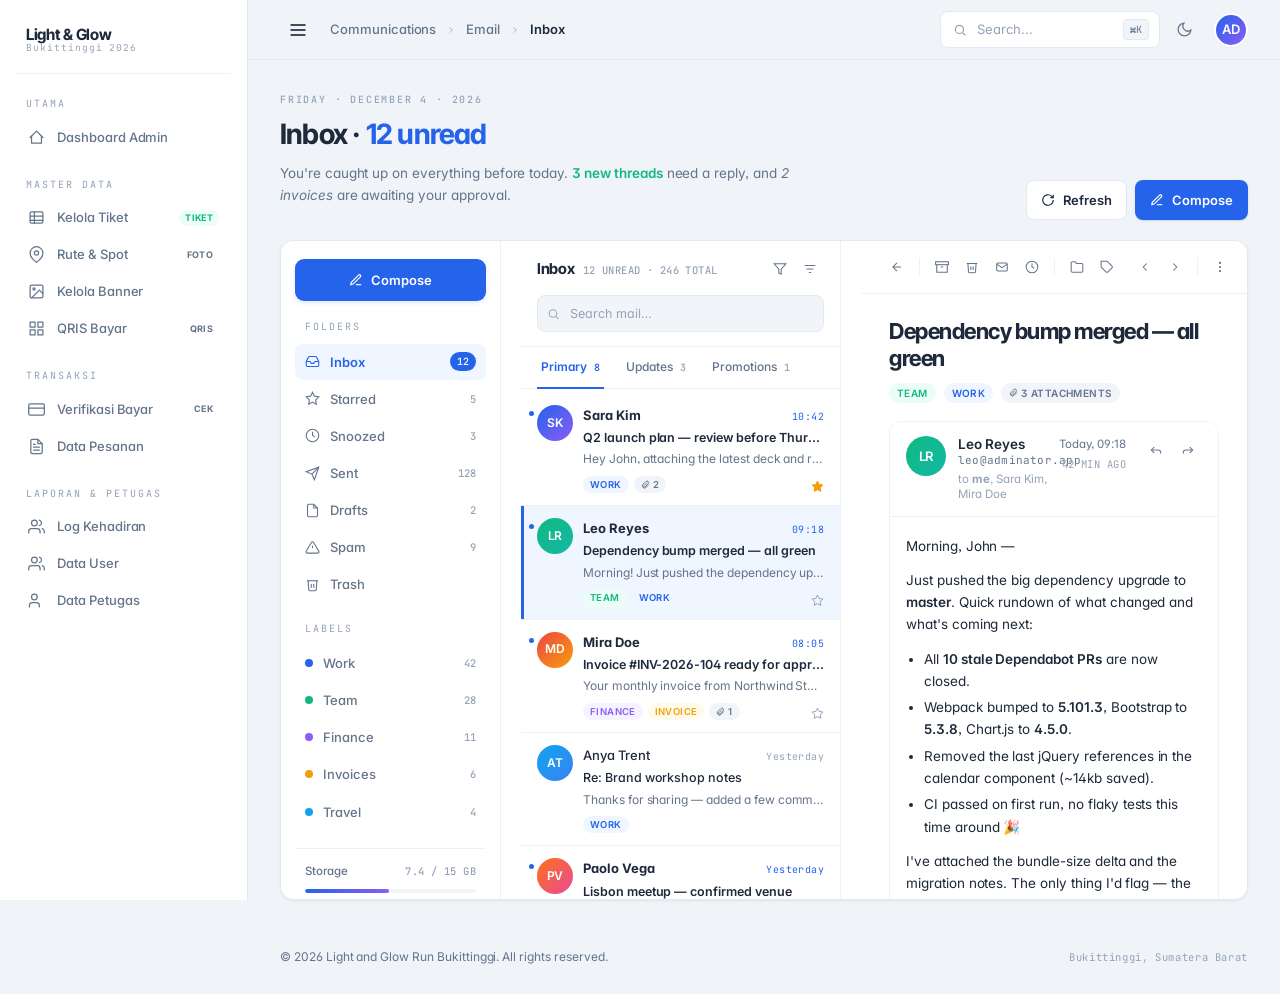
<file: public/adminator/email.html>
<!doctype html><html lang="en"><head><meta charset="utf-8"><meta name="viewport" content="width=device-width,initial-scale=1"><link rel="preconnect" href="https://fonts.googleapis.com"><link rel="preconnect" href="https://fonts.gstatic.com" crossorigin><link rel="stylesheet" href="https://fonts.googleapis.com/css2?family=Inter:wght@400;500;600;700&amp;family=Inter+Tight:wght@500;600;700&amp;family=JetBrains+Mono:wght@400;500&amp;display=swap"><title>Email · 2026 Redesign Preview</title><script>!function(){try{var t=localStorage.getItem("dash26-theme"),e=window.matchMedia("(prefers-color-scheme: dark)").matches;document.documentElement.setAttribute("data-theme",t||(e?"dark":"light"))}catch(t){document.documentElement.setAttribute("data-theme","light")}}()</script><script defer="defer" src="runtime.096d507f.js"></script><script defer="defer" src="2026.5a84696f.js"></script><link href="style.76ee5eee.css" rel="stylesheet"></head><body data-active="email" data-crumbs="Communications | Email | Inbox"><div class="shell"><div data-shell-sidebar></div><div class="main"><div data-shell-topbar></div><main class="content"><section class="hero mail-hero"><div class="hero-text"><span class="eyebrow" id="heroDate">Thursday · April 23 · 2026</span><h1 class="hero-title">Inbox · <span class="accent">12 unread</span></h1><p class="hero-sub">You're caught up on everything before today. <strong>3 new threads</strong> need a reply, and <em>2 invoices</em> are awaiting your approval.</p></div><div class="hero-actions"><button class="btn btn--ghost"><svg viewBox="0 0 24 24"><path d="M21 12a9 9 0 1 1-3-6.7L21 8"/><path d="M21 3v5h-5"/></svg> Refresh</button> <button class="btn btn--primary"><svg viewBox="0 0 24 24"><path d="M12 20h9"/><path d="M16.5 3.5a2.1 2.1 0 1 1 3 3L7 19l-4 1 1-4z"/></svg> Compose</button></div></section><section class="mail-shell" aria-label="Email"><aside class="mail-rail"><a class="mail-compose" href="#"><svg viewBox="0 0 24 24"><path d="M12 20h9"/><path d="M16.5 3.5a2.1 2.1 0 1 1 3 3L7 19l-4 1 1-4z"/></svg> Compose</a><div class="mail-rail-section"><div class="mail-rail-label">Folders</div><a class="mail-folder is-active" href="#"><svg viewBox="0 0 24 24"><path d="M22 12h-6l-2 3h-4l-2-3H2"/><path d="M5.45 5.11 2 12v6a2 2 0 0 0 2 2h16a2 2 0 0 0 2-2v-6l-3.45-6.89A2 2 0 0 0 16.76 4H7.24a2 2 0 0 0-1.79 1.11z"/></svg> <span class="mail-folder-name">Inbox</span> <span class="mail-folder-count is-strong">12</span> </a><a class="mail-folder" href="#"><svg viewBox="0 0 24 24"><polygon points="12 2 15.09 8.26 22 9.27 17 14.14 18.18 21.02 12 17.77 5.82 21.02 7 14.14 2 9.27 8.91 8.26 12 2"/></svg> <span class="mail-folder-name">Starred</span> <span class="mail-folder-count">5</span> </a><a class="mail-folder" href="#"><svg viewBox="0 0 24 24"><circle cx="12" cy="12" r="10"/><path d="M12 6v6l4 2"/></svg> <span class="mail-folder-name">Snoozed</span> <span class="mail-folder-count">3</span> </a><a class="mail-folder" href="#"><svg viewBox="0 0 24 24"><line x1="22" y1="2" x2="11" y2="13"/><polygon points="22 2 15 22 11 13 2 9 22 2"/></svg> <span class="mail-folder-name">Sent</span> <span class="mail-folder-count">128</span> </a><a class="mail-folder" href="#"><svg viewBox="0 0 24 24"><path d="M14 2H6a2 2 0 0 0-2 2v16a2 2 0 0 0 2 2h12a2 2 0 0 0 2-2V8z"/><path d="M14 2v6h6"/></svg> <span class="mail-folder-name">Drafts</span> <span class="mail-folder-count">2</span> </a><a class="mail-folder" href="#"><svg viewBox="0 0 24 24"><path d="M10.29 3.86 1.82 18a2 2 0 0 0 1.71 3h16.94a2 2 0 0 0 1.71-3L13.71 3.86a2 2 0 0 0-3.42 0z"/><line x1="12" y1="9" x2="12" y2="13"/><line x1="12" y1="17" x2="12.01" y2="17"/></svg> <span class="mail-folder-name">Spam</span> <span class="mail-folder-count">9</span> </a><a class="mail-folder" href="#"><svg viewBox="0 0 24 24"><polyline points="3 6 5 6 21 6"/><path d="M19 6 18 20a2 2 0 0 1-2 2H8a2 2 0 0 1-2-2L5 6"/><path d="M10 11v6M14 11v6"/></svg> <span class="mail-folder-name">Trash</span></a></div><div class="mail-rail-section"><div class="mail-rail-label">Labels</div><a class="mail-folder" href="#"><span class="mail-label-dot" style="background:var(--primary)"></span> <span class="mail-folder-name">Work</span> <span class="mail-folder-count">42</span> </a><a class="mail-folder" href="#"><span class="mail-label-dot" style="background:var(--success)"></span> <span class="mail-folder-name">Team</span> <span class="mail-folder-count">28</span> </a><a class="mail-folder" href="#"><span class="mail-label-dot" style="background:var(--purple)"></span> <span class="mail-folder-name">Finance</span> <span class="mail-folder-count">11</span> </a><a class="mail-folder" href="#"><span class="mail-label-dot" style="background:var(--warning)"></span> <span class="mail-folder-name">Invoices</span> <span class="mail-folder-count">6</span> </a><a class="mail-folder" href="#"><span class="mail-label-dot" style="background:var(--info)"></span> <span class="mail-folder-name">Travel</span> <span class="mail-folder-count">4</span></a></div><div class="mail-rail-storage"><div class="mail-storage-head"><span>Storage</span> <span class="num">7.4 / 15 GB</span></div><div class="mail-storage-bar"><div class="mail-storage-bar-fill" style="width:49%"></div></div><div class="mail-storage-foot">49% used · <a href="#">Upgrade</a></div></div></aside><section class="mail-list"><div class="mail-list-head"><div class="mail-list-toptools"><div class="mail-list-title">Inbox<span class="meta">12 UNREAD · 246 TOTAL</span></div><div class="mail-list-tools"><button class="mail-tool" aria-label="Filter"><svg viewBox="0 0 24 24"><polygon points="22 3 2 3 10 12.46 10 19 14 21 14 12.46 22 3"/></svg></button> <button class="mail-tool" aria-label="Sort"><svg viewBox="0 0 24 24"><path d="M3 6h18M6 12h12M10 18h4"/></svg></button></div></div><div class="mail-search"><svg viewBox="0 0 24 24"><circle cx="11" cy="11" r="7"/><path d="m21 21-4.3-4.3"/></svg> <input type="text" placeholder="Search mail…"></div></div><div class="mail-tabs"><a class="mail-tab is-active" href="#">Primary <span class="num">8</span></a> <a class="mail-tab" href="#">Updates <span class="num">3</span></a> <a class="mail-tab" href="#">Promotions <span class="num">1</span></a></div><div class="mail-list-scroll"><article class="mail-row is-unread"><div class="mail-row-avatar ma-1">SK</div><div class="mail-row-body"><div class="mail-row-top"><div class="mail-row-from">Sara Kim</div><div class="mail-row-time">10:42</div></div><div class="mail-row-subject">Q2 launch plan — review before Thursday</div><div class="mail-row-preview">Hey John, attaching the latest deck and revised timeline. Two open questions on pricing — would love your call before…</div><div class="mail-row-tags"><span class="mail-tag work">Work</span> <span class="mail-tag attach"><svg viewBox="0 0 24 24"><path d="m21 12-9 9a6 6 0 0 1-8-8l9-9a4 4 0 0 1 6 6l-9 9a2 2 0 0 1-3-3l9-9"/></svg> 2</span></div></div><div class="mail-star is-on" aria-label="Starred"><svg viewBox="0 0 24 24"><polygon points="12 2 15.09 8.26 22 9.27 17 14.14 18.18 21.02 12 17.77 5.82 21.02 7 14.14 2 9.27 8.91 8.26 12 2"/></svg></div></article><article class="mail-row is-active is-unread"><div class="mail-row-avatar ma-2">LR</div><div class="mail-row-body"><div class="mail-row-top"><div class="mail-row-from">Leo Reyes</div><div class="mail-row-time">09:18</div></div><div class="mail-row-subject">Dependency bump merged — all green</div><div class="mail-row-preview">Morning! Just pushed the dependency upgrade to master. All 10 stale Dependabot PRs are closed and CI passed on first run. Quick…</div><div class="mail-row-tags"><span class="mail-tag team">Team</span> <span class="mail-tag work">Work</span></div></div><div class="mail-star" aria-label="Star"><svg viewBox="0 0 24 24"><polygon points="12 2 15.09 8.26 22 9.27 17 14.14 18.18 21.02 12 17.77 5.82 21.02 7 14.14 2 9.27 8.91 8.26 12 2"/></svg></div></article><article class="mail-row is-unread"><div class="mail-row-avatar ma-3">MD</div><div class="mail-row-body"><div class="mail-row-top"><div class="mail-row-from">Mira Doe</div><div class="mail-row-time">08:05</div></div><div class="mail-row-subject">Invoice #INV-2026-104 ready for approval</div><div class="mail-row-preview">Your monthly invoice from Northwind Studio is ready. Total $4,820.00 due May 7. Click below to review and approve before…</div><div class="mail-row-tags"><span class="mail-tag finance">Finance</span> <span class="mail-tag invoice">Invoice</span> <span class="mail-tag attach"><svg viewBox="0 0 24 24"><path d="m21 12-9 9a6 6 0 0 1-8-8l9-9a4 4 0 0 1 6 6l-9 9a2 2 0 0 1-3-3l9-9"/></svg> 1</span></div></div><div class="mail-star" aria-label="Star"><svg viewBox="0 0 24 24"><polygon points="12 2 15.09 8.26 22 9.27 17 14.14 18.18 21.02 12 17.77 5.82 21.02 7 14.14 2 9.27 8.91 8.26 12 2"/></svg></div></article><article class="mail-row"><div class="mail-row-avatar ma-4">AT</div><div class="mail-row-body"><div class="mail-row-top"><div class="mail-row-from">Anya Trent</div><div class="mail-row-time">Yesterday</div></div><div class="mail-row-subject">Re: Brand workshop notes</div><div class="mail-row-preview">Thanks for sharing — added a few comments inline. Big +1 on consolidating the secondary palette. Should we ping Marcus before…</div><div class="mail-row-tags"><span class="mail-tag work">Work</span></div></div></article><article class="mail-row is-unread"><div class="mail-row-avatar ma-5">PV</div><div class="mail-row-body"><div class="mail-row-top"><div class="mail-row-from">Paolo Vega</div><div class="mail-row-time">Yesterday</div></div><div class="mail-row-subject">Lisbon meetup — confirmed venue</div><div class="mail-row-preview">Locked in the rooftop venue for May 22. Capacity 80, full A/V, and they can host the after-party until midnight. Need your…</div><div class="mail-row-tags"><span class="mail-tag travel">Travel</span></div></div><div class="mail-star is-on" aria-label="Starred"><svg viewBox="0 0 24 24"><polygon points="12 2 15.09 8.26 22 9.27 17 14.14 18.18 21.02 12 17.77 5.82 21.02 7 14.14 2 9.27 8.91 8.26 12 2"/></svg></div></article><article class="mail-row"><div class="mail-row-avatar ma-6">JC</div><div class="mail-row-body"><div class="mail-row-top"><div class="mail-row-from">Jess Choi</div><div class="mail-row-time">Tue</div></div><div class="mail-row-subject">Newsletter draft v3 — your edits welcome</div><div class="mail-row-preview">Hey, I incorporated all the feedback from Friday's review. Could you take a final pass on the founder note section before we…</div><div class="mail-row-tags"><span class="mail-tag team">Team</span></div></div></article><article class="mail-row"><div class="mail-row-avatar ma-1">FB</div><div class="mail-row-body"><div class="mail-row-top"><div class="mail-row-from">Finance Bot</div><div class="mail-row-time">Mon</div></div><div class="mail-row-subject">March card statement available</div><div class="mail-row-preview">Your March card statement is ready. Total spend $3,210.55 across 47 transactions. Auto-pay scheduled for April 28. View details…</div><div class="mail-row-tags"><span class="mail-tag finance">Finance</span> <span class="mail-tag attach"><svg viewBox="0 0 24 24"><path d="m21 12-9 9a6 6 0 0 1-8-8l9-9a4 4 0 0 1 6 6l-9 9a2 2 0 0 1-3-3l9-9"/></svg> 1</span></div></div></article><article class="mail-row is-unread"><div class="mail-row-avatar ma-2">RG</div><div class="mail-row-body"><div class="mail-row-top"><div class="mail-row-from">Rita Gomez</div><div class="mail-row-time">Apr 19</div></div><div class="mail-row-subject">Coffee next week?</div><div class="mail-row-preview">Long time no chat! I'll be in town Tue–Thu and would love to grab coffee if you're free. Mornings work best for me…</div></div></article><article class="mail-row"><div class="mail-row-avatar ma-3">NS</div><div class="mail-row-body"><div class="mail-row-top"><div class="mail-row-from">Notion · Shared</div><div class="mail-row-time">Apr 18</div></div><div class="mail-row-subject">3 pages updated in "Q2 OKRs"</div><div class="mail-row-preview">Sara, Leo, and Mira made edits to pages you follow. View a summary of the changes and jump back into the docs…</div></div></article><article class="mail-row"><div class="mail-row-avatar ma-4">GH</div><div class="mail-row-body"><div class="mail-row-top"><div class="mail-row-from">GitHub</div><div class="mail-row-time">Apr 17</div></div><div class="mail-row-subject">[adminator] PR #482 merged into master</div><div class="mail-row-preview">puikinsh merged "Add 2026 dashboard preview page" into master. 1 reviewer approved. CI passed all checks…</div><div class="mail-row-tags"><span class="mail-tag work">Work</span></div></div></article></div></section><section class="mail-reader"><div class="reader-toolbar"><div class="reader-tools-group"><button class="mail-tool" aria-label="Back"><svg viewBox="0 0 24 24"><path d="M19 12H5M12 19l-7-7 7-7"/></svg></button> <span class="sep"></span> <button class="mail-tool" aria-label="Archive"><svg viewBox="0 0 24 24"><polyline points="21 8 21 21 3 21 3 8"/><rect x="1" y="3" width="22" height="5"/><line x1="10" y1="12" x2="14" y2="12"/></svg></button> <button class="mail-tool" aria-label="Delete"><svg viewBox="0 0 24 24"><polyline points="3 6 5 6 21 6"/><path d="M19 6 18 20a2 2 0 0 1-2 2H8a2 2 0 0 1-2-2L5 6"/><path d="M10 11v6M14 11v6"/></svg></button> <button class="mail-tool" aria-label="Mark unread"><svg viewBox="0 0 24 24"><rect x="3" y="5" width="18" height="14" rx="2"/><path d="m3 7 9 6 9-6"/></svg></button> <button class="mail-tool" aria-label="Snooze"><svg viewBox="0 0 24 24"><circle cx="12" cy="12" r="10"/><path d="M12 6v6l4 2"/></svg></button> <span class="sep"></span> <button class="mail-tool" aria-label="Move to folder"><svg viewBox="0 0 24 24"><path d="M22 19a2 2 0 0 1-2 2H4a2 2 0 0 1-2-2V5a2 2 0 0 1 2-2h5l2 3h9a2 2 0 0 1 2 2z"/></svg></button> <button class="mail-tool" aria-label="Label"><svg viewBox="0 0 24 24"><path d="M20.59 13.41 13.42 20.58a2 2 0 0 1-2.83 0L2 12V2h10l8.59 8.59a2 2 0 0 1 0 2.82z"/><line x1="7" y1="7" x2="7.01" y2="7"/></svg></button></div><div class="reader-tools-group"><button class="mail-tool" aria-label="Previous"><svg viewBox="0 0 24 24"><path d="m15 18-6-6 6-6"/></svg></button> <button class="mail-tool" aria-label="Next"><svg viewBox="0 0 24 24"><path d="m9 18 6-6-6-6"/></svg></button> <span class="sep"></span> <button class="mail-tool" aria-label="More"><svg viewBox="0 0 24 24"><circle cx="12" cy="12" r="1"/><circle cx="12" cy="5" r="1"/><circle cx="12" cy="19" r="1"/></svg></button></div></div><div class="reader-scroll"><header class="reader-head"><h1 class="reader-subject">Dependency bump merged — all green</h1><div class="reader-meta-row"><span class="mail-tag team">Team</span> <span class="mail-tag work">Work</span> <span class="mail-tag attach"><svg viewBox="0 0 24 24"><path d="m21 12-9 9a6 6 0 0 1-8-8l9-9a4 4 0 0 1 6 6l-9 9a2 2 0 0 1-3-3l9-9"/></svg> 3 attachments</span></div></header><article class="reader-card"><div class="reader-card-head"><div class="reader-avatar ma-2">LR</div><div class="reader-from-block"><div class="reader-from-name">Leo Reyes</div><div class="reader-from-email">leo@adminator.app</div><div class="reader-from-meta">to <strong>me</strong>, Sara Kim, Mira Doe</div></div><div class="reader-time-block">Today, 09:18 <span class="mono">42 MIN AGO</span></div><div class="reader-actions"><button class="mail-tool" aria-label="Reply"><svg viewBox="0 0 24 24"><polyline points="9 17 4 12 9 7"/><path d="M20 18v-2a4 4 0 0 0-4-4H4"/></svg></button> <button class="mail-tool" aria-label="Forward"><svg viewBox="0 0 24 24"><polyline points="15 17 20 12 15 7"/><path d="M4 18v-2a4 4 0 0 1 4-4h12"/></svg></button></div></div><div class="reader-body"><p>Morning, John —</p><p>Just pushed the big dependency upgrade to <strong>master</strong>. Quick rundown of what changed and what's coming next:</p><ul><li>All <strong>10 stale Dependabot PRs</strong> are now closed.</li><li>Webpack bumped to <strong>5.101.3</strong>, Bootstrap to <strong>5.3.8</strong>, Chart.js to <strong>4.5.0</strong>.</li><li>Removed the last jQuery references in the calendar component (~14kb saved).</li><li>CI passed on first run, no flaky tests this time around 🎉</li></ul><p>I've attached the bundle-size delta and the migration notes. The only thing I'd flag — the new FullCalendar release moves a few CSS variables around, so the dark-mode preview will need a quick visual pass. Sara already has a draft fix in <a href="#">PR #487</a>.</p><div class="reader-quote">"Wins of the week: cleaner dependency graph, faster cold-start, and we finally retired the legacy build scripts."</div><p>Let me know if you spot anything off in staging — happy to roll back individual packages if needed.</p><p>— Leo</p></div><div class="reader-attach"><div class="reader-attach-head"><svg viewBox="0 0 24 24"><path d="m21 12-9 9a6 6 0 0 1-8-8l9-9a4 4 0 0 1 6 6l-9 9a2 2 0 0 1-3-3l9-9"/></svg> 3 Attachments</div><div class="reader-attach-grid"><div class="reader-attach-item"><div class="attach-ico pdf">PDF</div><div class="attach-meta"><div class="attach-name">migration-notes.pdf</div><div class="attach-size">428 KB</div></div></div><div class="reader-attach-item"><div class="attach-ico xls">XLS</div><div class="attach-meta"><div class="attach-name">bundle-size-delta.xlsx</div><div class="attach-size">62 KB</div></div></div><div class="reader-attach-item"><div class="attach-ico img">PNG</div><div class="attach-meta"><div class="attach-name">ci-screenshot.png</div><div class="attach-size">1.1 MB</div></div></div></div></div></article><div class="reader-card"><div class="reader-collapsed"><div class="reader-avatar ma-1">SK</div><div class="reader-collapsed-from">Sara Kim</div><div class="reader-collapsed-preview">Looks great, Leo. I'll handle the FullCalendar dark-mode pass today and ping when staging is ready.</div><div class="reader-collapsed-time">09:24</div></div></div><div class="reader-card"><div class="reader-collapsed"><div class="reader-avatar ma-3">MD</div><div class="reader-collapsed-from">Mira Doe</div><div class="reader-collapsed-preview">Nice work — the bundle delta looks clean. Two small notes inline on the migration doc.</div><div class="reader-collapsed-time">09:36</div></div></div><div class="reader-replybar"><input type="text" placeholder="Reply to Leo, Sara, Mira…"> <button class="reply-send" aria-label="Send reply"><svg viewBox="0 0 24 24"><path d="m22 2-7 20-4-9-9-4z"/><path d="M22 2 11 13"/></svg></button></div></div></section></section></main><div data-shell-footer></div></div></div></body></html>
</file>
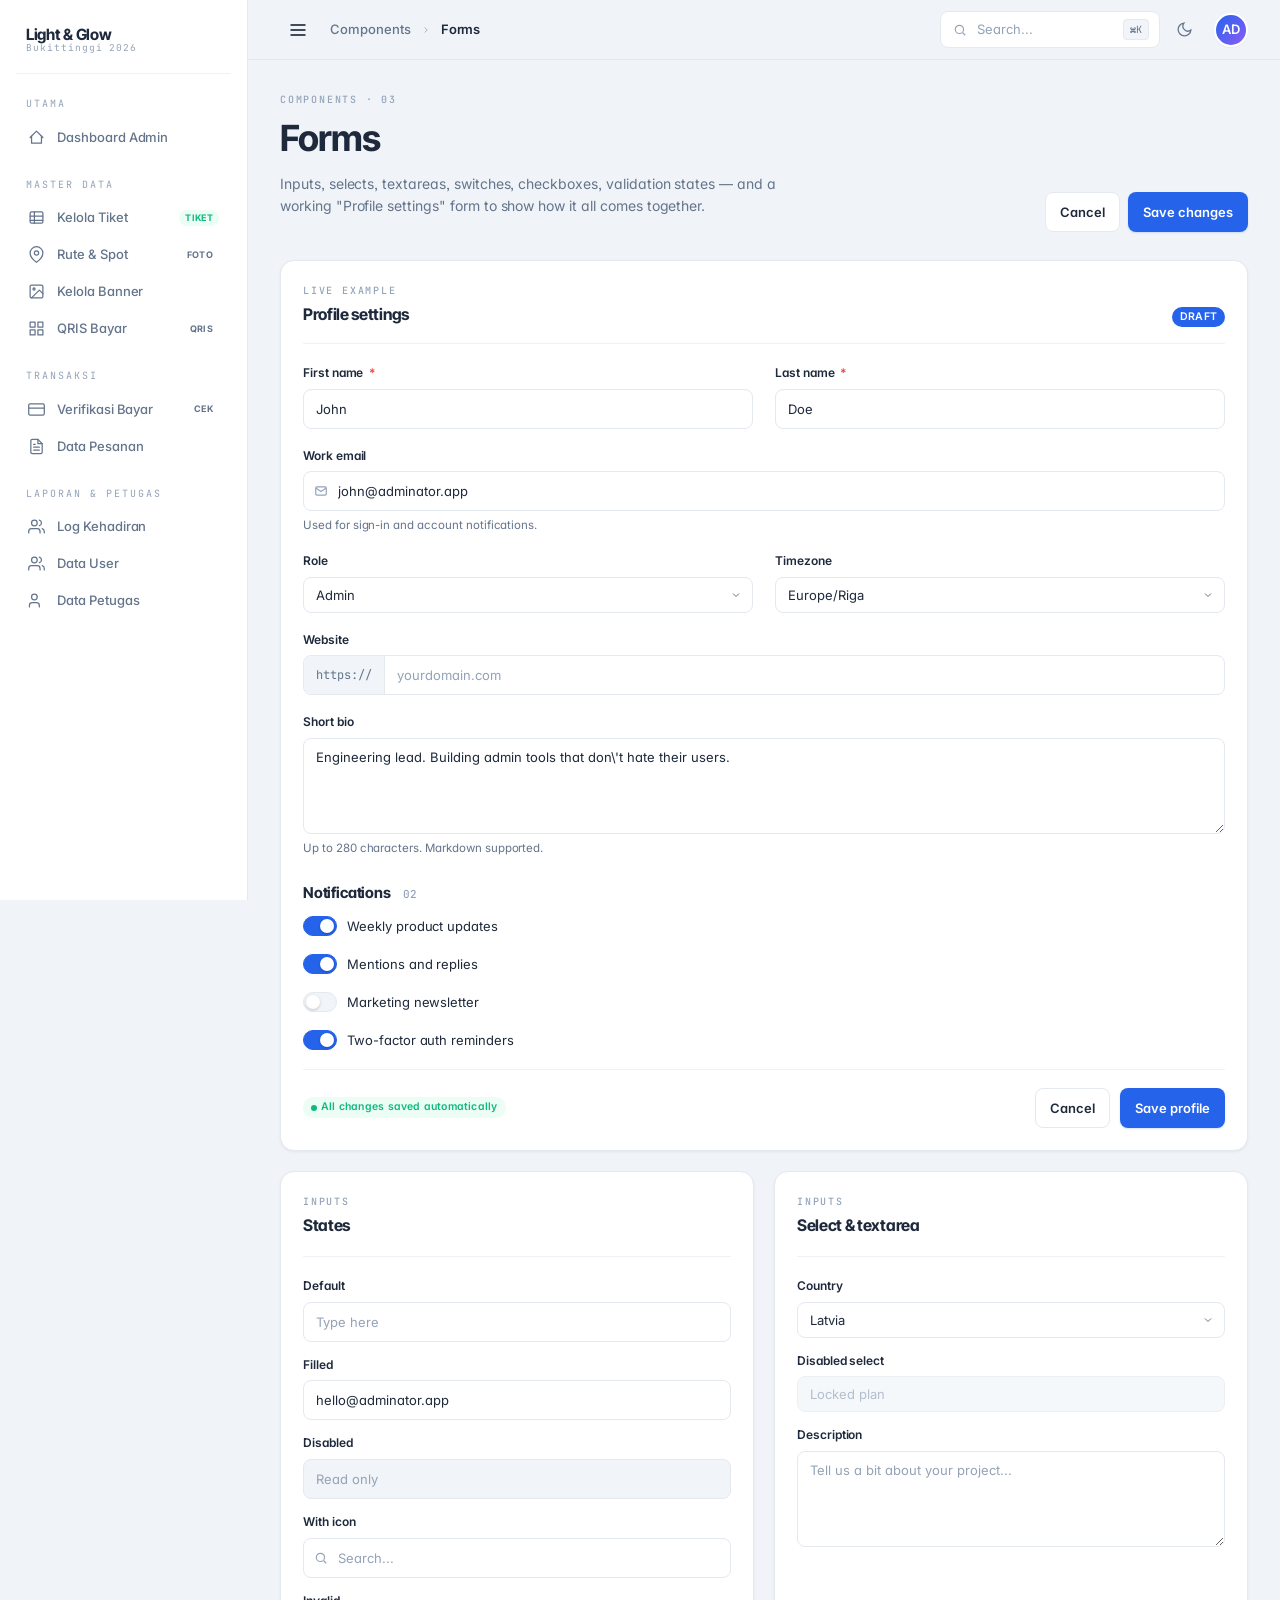
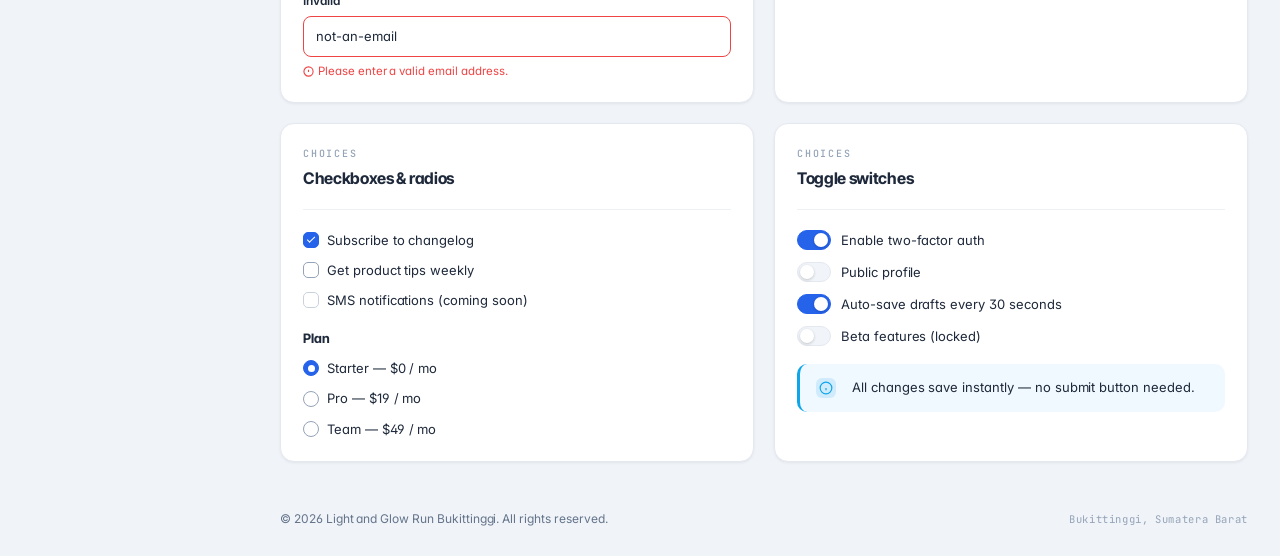
<file: public/adminator/forms.html>
<!doctype html><html lang="en"><head><meta charset="utf-8"><meta name="viewport" content="width=device-width,initial-scale=1"><link rel="preconnect" href="https://fonts.googleapis.com"><link rel="preconnect" href="https://fonts.gstatic.com" crossorigin><link rel="stylesheet" href="https://fonts.googleapis.com/css2?family=Inter:wght@400;500;600;700&amp;family=Inter+Tight:wght@500;600;700&amp;family=JetBrains+Mono:wght@400;500&amp;display=swap"><title>Forms · 2026 Redesign Preview</title><script>!function(){try{var t=localStorage.getItem("dash26-theme"),e=window.matchMedia("(prefers-color-scheme: dark)").matches;document.documentElement.setAttribute("data-theme",t||(e?"dark":"light"))}catch(t){document.documentElement.setAttribute("data-theme","light")}}()</script><script defer="defer" src="runtime.096d507f.js"></script><script defer="defer" src="2026.5a84696f.js"></script><link href="style.76ee5eee.css" rel="stylesheet"></head><body data-active="forms" data-crumbs="Components | Forms"><div class="shell"><div data-shell-sidebar></div><div class="main"><div data-shell-topbar></div><main class="content"><section class="hero"><div class="hero-text"><span class="eyebrow">Components · 03</span><h1 class="hero-title">Forms</h1><p class="hero-sub">Inputs, selects, textareas, switches, checkboxes, validation states — and a working "Profile settings" form to show how it all comes together.</p></div><div class="hero-actions"><button class="btn btn--ghost">Cancel</button> <button class="btn btn--primary">Save changes</button></div></section><div class="grid"><section class="col-12 card"><div class="card-head"><div class="card-title-wrap"><span class="eyebrow">Live example</span><h2 class="card-title">Profile settings</h2></div><span class="badge solid">DRAFT</span></div><form onsubmit="event.preventDefault(); alert(\'Saved (demo)\');"><div class="form-grid"><div class="field"><label class="field-label" for="first">First name <span class="req">*</span></label> <input id="first" class="input" type="text" value="John" required></div><div class="field"><label class="field-label" for="last">Last name <span class="req">*</span></label> <input id="last" class="input" type="text" value="Doe" required></div><div class="field span-2"><label class="field-label" for="email">Work email</label><div class="input-icon"><span class="ico"><svg viewBox="0 0 24 24"><rect x="3" y="5" width="18" height="14" rx="2"/><path d="m3 7 9 6 9-6"/></svg></span><input id="email" class="input" type="email" value="john@adminator.app"></div><div class="field-help">Used for sign-in and account notifications.</div></div><div class="field"><label class="field-label" for="role">Role</label> <select id="role" class="select"><option>Owner</option><option selected="selected">Admin</option><option>Editor</option><option>Viewer</option></select></div><div class="field"><label class="field-label" for="tz">Timezone</label> <select id="tz" class="select"><option>UTC</option><option selected="selected">Europe/Riga</option><option>America/New_York</option><option>Asia/Tokyo</option></select></div><div class="field span-2"><label class="field-label" for="url">Website</label><div class="input-group"><span class="addon">https://</span> <input id="url" class="input" type="text" placeholder="yourdomain.com"></div></div><div class="field span-2"><label class="field-label" for="bio">Short bio</label> <textarea id="bio" class="textarea" placeholder="A few sentences about yourself…">Engineering lead. Building admin tools that don\'t hate their users.</textarea><div class="field-help">Up to 280 characters. Markdown supported.</div></div></div><div class="section-h" style="margin:24px 0 12px">Notifications <span class="num">02</span></div><div class="form-grid"><label class="switch span-2"><input type="checkbox" checked="checked"><span class="track"></span> Weekly product updates</label> <label class="switch span-2"><input type="checkbox" checked="checked"><span class="track"></span> Mentions and replies</label> <label class="switch span-2"><input type="checkbox"><span class="track"></span> Marketing newsletter</label> <label class="switch span-2"><input type="checkbox" checked="checked"><span class="track"></span> Two-factor auth reminders</label></div><div class="form-actions"><span class="badge dot success">All changes saved automatically</span> <span class="spacer"></span> <button type="button" class="btn btn--ghost">Cancel</button> <button type="submit" class="btn btn--primary">Save profile</button></div></form></section><section class="col-6 card"><div class="card-head"><div class="card-title-wrap"><span class="eyebrow">Inputs</span><h2 class="card-title">States</h2></div></div><div style="display:flex;flex-direction:column;gap:14px"><div class="field"><label class="field-label">Default</label> <input class="input" placeholder="Type here"></div><div class="field"><label class="field-label">Filled</label> <input class="input" value="hello@adminator.app"></div><div class="field"><label class="field-label">Disabled</label> <input class="input" value="Read only" disabled="disabled"></div><div class="field"><label class="field-label">With icon</label><div class="input-icon"><span class="ico"><svg viewBox="0 0 24 24"><circle cx="11" cy="11" r="7"/><path d="m21 21-4.3-4.3"/></svg></span><input class="input" placeholder="Search..."></div></div><div class="field"><label class="field-label">Invalid</label> <input class="input is-invalid" value="not-an-email"><div class="field-error"><svg viewBox="0 0 24 24" width="11" height="11" fill="none" stroke="currentColor" stroke-width="2.4"><circle cx="12" cy="12" r="10"/><path d="M12 8v5M12 16h.01"/></svg> Please enter a valid email address.</div></div></div></section><section class="col-6 card"><div class="card-head"><div class="card-title-wrap"><span class="eyebrow">Inputs</span><h2 class="card-title">Select & textarea</h2></div></div><div style="display:flex;flex-direction:column;gap:14px"><div class="field"><label class="field-label">Country</label> <select class="select"><option>Latvia</option><option>United States</option><option>Germany</option><option>Japan</option></select></div><div class="field"><label class="field-label">Disabled select</label> <select class="select" disabled="disabled"><option>Locked plan</option></select></div><div class="field"><label class="field-label">Description</label> <textarea class="textarea" placeholder="Tell us a bit about your project..."></textarea></div></div></section><section class="col-6 card"><div class="card-head"><div class="card-title-wrap"><span class="eyebrow">Choices</span><h2 class="card-title">Checkboxes & radios</h2></div></div><div style="display:flex;flex-direction:column;gap:10px"><label class="check"><input type="checkbox" checked="checked"><span class="box"></span> Subscribe to changelog</label> <label class="check"><input type="checkbox"><span class="box"></span> Get product tips weekly</label> <label class="check"><input type="checkbox" disabled="disabled"><span class="box"></span> SMS notifications (coming soon)</label></div><div class="section-h" style="margin:18px 0 10px;font-size:13px">Plan</div><div style="display:flex;flex-direction:column;gap:10px"><label class="check radio"><input type="radio" name="plan" checked="checked"><span class="box"></span> Starter — $0 / mo</label> <label class="check radio"><input type="radio" name="plan"><span class="box"></span> Pro — $19 / mo</label> <label class="check radio"><input type="radio" name="plan"><span class="box"></span> Team — $49 / mo</label></div></section><section class="col-6 card"><div class="card-head"><div class="card-title-wrap"><span class="eyebrow">Choices</span><h2 class="card-title">Toggle switches</h2></div></div><div style="display:flex;flex-direction:column;gap:12px"><label class="switch"><input type="checkbox" checked="checked"><span class="track"></span> Enable two-factor auth</label> <label class="switch"><input type="checkbox"><span class="track"></span> Public profile</label> <label class="switch"><input type="checkbox" checked="checked"><span class="track"></span> Auto-save drafts every 30 seconds</label> <label class="switch"><input type="checkbox" disabled="disabled"><span class="track"></span> Beta features (locked)</label></div><div class="alert info" style="margin-top:18px"><span class="ico"><svg viewBox="0 0 24 24"><circle cx="12" cy="12" r="10"/><path d="M12 16v-4M12 8h.01"/></svg></span><div class="body">All changes save instantly — no submit button needed.</div></div></section></div></main><div data-shell-footer></div></div></div></body></html>
</file>
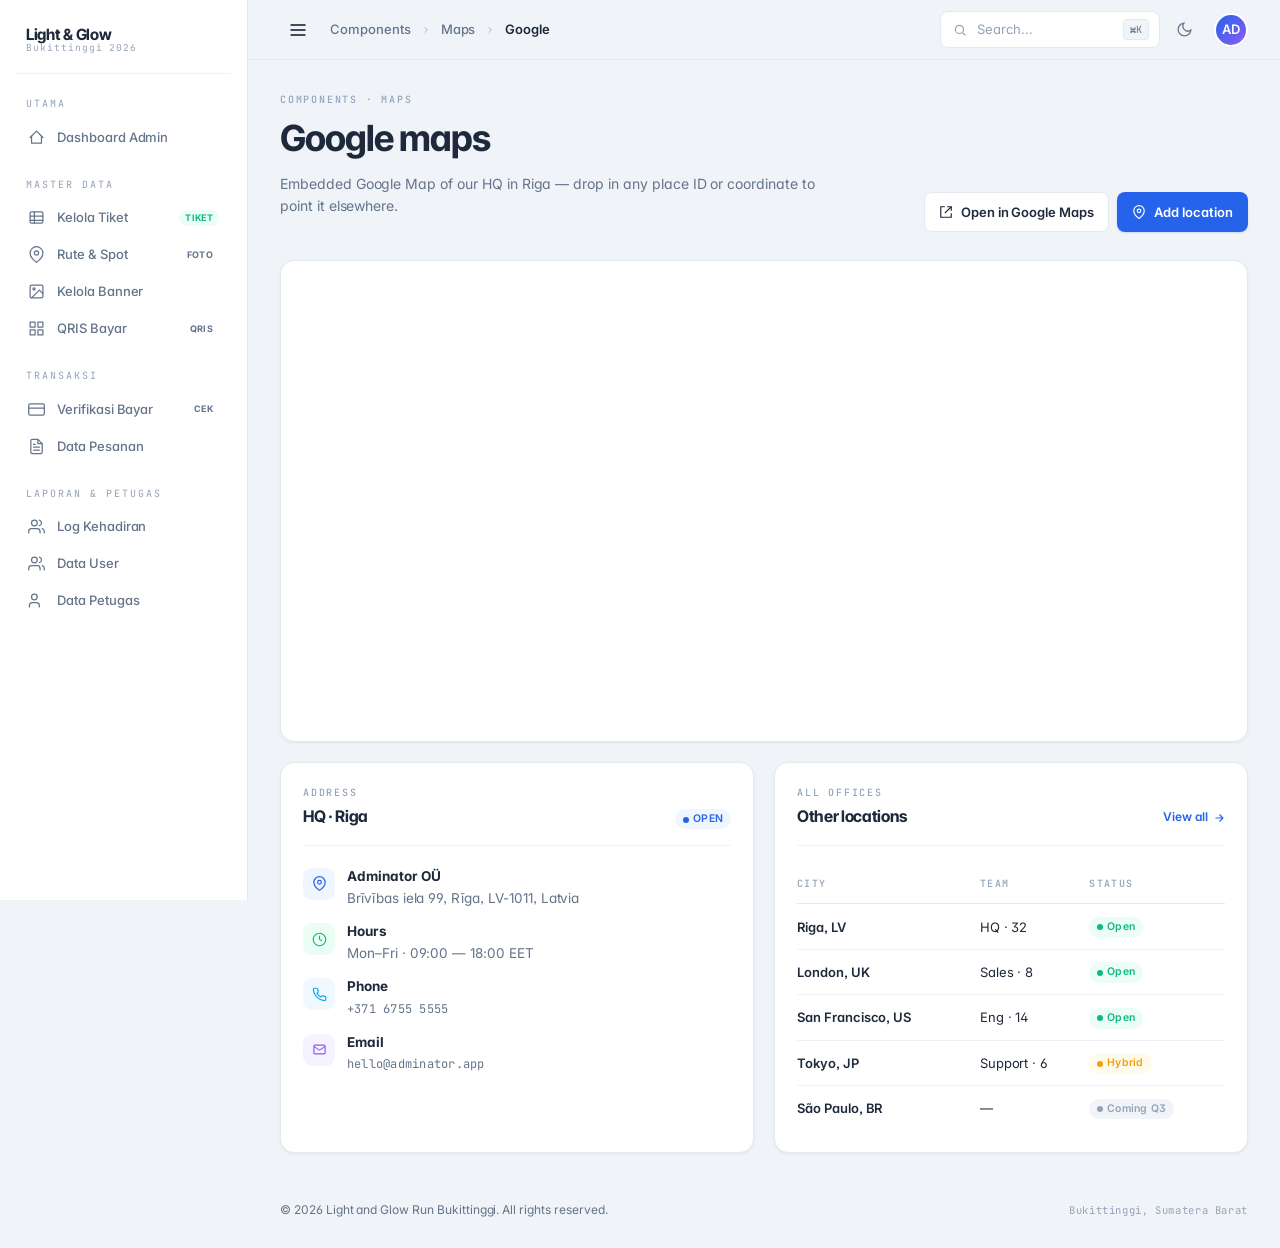
<file: public/adminator/google-maps.html>
<!doctype html><html lang="en"><head><meta charset="utf-8"><meta name="viewport" content="width=device-width,initial-scale=1"><link rel="preconnect" href="https://fonts.googleapis.com"><link rel="preconnect" href="https://fonts.gstatic.com" crossorigin><link rel="stylesheet" href="https://fonts.googleapis.com/css2?family=Inter:wght@400;500;600;700&amp;family=Inter+Tight:wght@500;600;700&amp;family=JetBrains+Mono:wght@400;500&amp;display=swap"><title>Google Maps · 2026 Redesign Preview</title><script>!function(){try{var t=localStorage.getItem("dash26-theme"),e=window.matchMedia("(prefers-color-scheme: dark)").matches;document.documentElement.setAttribute("data-theme",t||(e?"dark":"light"))}catch(t){document.documentElement.setAttribute("data-theme","light")}}()</script><script defer="defer" src="runtime.096d507f.js"></script><script defer="defer" src="2026.5a84696f.js"></script><link href="style.76ee5eee.css" rel="stylesheet"></head><body data-active="google-maps" data-crumbs="Components | Maps | Google"><div class="shell"><div data-shell-sidebar></div><div class="main"><div data-shell-topbar></div><main class="content"><section class="hero"><div class="hero-text"><span class="eyebrow">Components · Maps</span><h1 class="hero-title">Google maps</h1><p class="hero-sub">Embedded Google Map of our HQ in Riga — drop in any place ID or coordinate to point it elsewhere.</p></div><div class="hero-actions"><a class="btn btn--ghost" href="https://www.google.com/maps/place/Riga,+Latvia/" target="_blank" rel="noopener"><svg viewBox="0 0 24 24"><path d="M14 3h7v7"/><path d="M10 14 21 3"/><path d="M21 14v7H3V3h7"/></svg> Open in Google Maps </a><button class="btn btn--primary"><svg viewBox="0 0 24 24"><path d="M21 10c0 7-9 13-9 13s-9-6-9-13a9 9 0 0 1 18 0z"/><circle cx="12" cy="10" r="3"/></svg> Add location</button></div></section><div class="grid"><section class="col-12 card" style="padding:0;overflow:hidden"><iframe src="https://maps.google.com/maps?q=Riga,Latvia&t=&z=12&ie=UTF8&iwloc=&output=embed" style="width:100%;height:480px;border:0;display:block" loading="lazy" referrerpolicy="no-referrer-when-downgrade" title="HQ on Google Maps"></iframe></section><section class="col-6 card"><div class="card-head"><div class="card-title-wrap"><span class="eyebrow">Address</span><h2 class="card-title">HQ · Riga</h2></div><span class="badge primary dot">OPEN</span></div><div style="display:flex;flex-direction:column;gap:12px;font-size:13.5px;color:var(--t-base);line-height:1.6"><div style="display:flex;gap:12px;align-items:start"><span class="kpi-icon primary" style="margin-top:2px"><svg viewBox="0 0 24 24"><path d="M21 10c0 7-9 13-9 13s-9-6-9-13a9 9 0 0 1 18 0z"/><circle cx="12" cy="10" r="3"/></svg></span><div><strong>Adminator OÜ</strong><br><span style="color:var(--t-muted)">Brīvības iela 99, Rīga, LV-1011, Latvia</span></div></div><div style="display:flex;gap:12px;align-items:start"><span class="kpi-icon success" style="margin-top:2px"><svg viewBox="0 0 24 24"><circle cx="12" cy="12" r="10"/><path d="M12 6v6l4 2"/></svg></span><div><strong>Hours</strong><br><span style="color:var(--t-muted)">Mon–Fri · 09:00 — 18:00 EET</span></div></div><div style="display:flex;gap:12px;align-items:start"><span class="kpi-icon info" style="margin-top:2px"><svg viewBox="0 0 24 24"><path d="M22 16.92v3a2 2 0 0 1-2.18 2 19.79 19.79 0 0 1-8.63-3.07 19.5 19.5 0 0 1-6-6 19.79 19.79 0 0 1-3.07-8.67A2 2 0 0 1 4.11 2h3a2 2 0 0 1 2 1.72 12.84 12.84 0 0 0 .7 2.81 2 2 0 0 1-.45 2.11L8.09 9.91a16 16 0 0 0 6 6l1.27-1.27a2 2 0 0 1 2.11-.45 12.84 12.84 0 0 0 2.81.7A2 2 0 0 1 22 16.92z"/></svg></span><div><strong>Phone</strong><br><span class="data-cell-mono">+371 6755 5555</span></div></div><div style="display:flex;gap:12px;align-items:start"><span class="kpi-icon purple" style="margin-top:2px"><svg viewBox="0 0 24 24"><rect x="3" y="5" width="18" height="14" rx="2"/><path d="m3 7 9 6 9-6"/></svg></span><div><strong>Email</strong><br><span class="data-cell-mono">hello@adminator.app</span></div></div></div></section><section class="col-6 card"><div class="card-head"><div class="card-title-wrap"><span class="eyebrow">All offices</span><h2 class="card-title">Other locations</h2></div><a class="card-action" href="#">View all <svg viewBox="0 0 24 24"><path d="M5 12h14M13 5l7 7-7 7"/></svg></a></div><table class="table"><thead><tr><th>City</th><th>Team</th><th>Status</th></tr></thead><tbody><tr><td class="cell-name">Riga, LV</td><td>HQ · 32</td><td><span class="badge success dot">Open</span></td></tr><tr><td class="cell-name">London, UK</td><td>Sales · 8</td><td><span class="badge success dot">Open</span></td></tr><tr><td class="cell-name">San Francisco, US</td><td>Eng · 14</td><td><span class="badge success dot">Open</span></td></tr><tr><td class="cell-name">Tokyo, JP</td><td>Support · 6</td><td><span class="badge warning dot">Hybrid</span></td></tr><tr><td class="cell-name">São Paulo, BR</td><td>—</td><td><span class="badge dot" style="color:var(--t-light)">Coming Q3</span></td></tr></tbody></table></section></div></main><div data-shell-footer></div></div></div></body></html>
</file>
<file: public/adminator/style.76ee5eee.css>
:root[data-theme=light]{--bg-body:#f0f4f8;--bg-card:#fff;--bg-sidebar:#fff;--bg-hover:#f8fafc;--bg-muted:#f1f5f9;--t-base:#1e293b;--t-muted:#64748b;--t-light:#94a3b8;--t-inverse:#fff;--border:#e4e8ef;--border-soft:#eef1f5;--primary:#2563eb;--primary-light:#3b82f6;--primary-dark:#1d4ed8;--primary-soft:#eff6ff;--primary-ring:rgba(37,99,235,.18);--success:#10b981;--success-soft:#ecfdf5;--warning:#f59e0b;--warning-soft:#fffbeb;--danger:#ef4444;--danger-soft:#fef2f2;--info:#0ea5e9;--info-soft:#f0f9ff;--purple:#8b5cf6;--purple-soft:#f5f3ff;--pink:#ec4899;--pink-soft:#fdf2f8;--teal:#14b8a6;--teal-soft:#f0fdfa;--orange:#f97316;--orange-soft:#fff7ed;--shadow-sm:0 1px 2px 0 rgba(15,23,42,.04);--shadow-card:0 1px 3px 0 rgba(15,23,42,.06),0 1px 2px -1px rgba(15,23,42,.04);--shadow-lg:0 10px 15px -3px rgba(15,23,42,.08),0 4px 6px -4px rgba(15,23,42,.05);--overlay:rgba(240,244,248,.72)}:root[data-theme=dark]{--bg-body:#0b1120;--bg-card:#141b2d;--bg-sidebar:#141b2d;--bg-hover:#1c2438;--bg-muted:#1a2237;--t-base:#f1f5f9;--t-muted:#94a3b8;--t-light:#64748b;--t-inverse:#0b1120;--border:#222c42;--border-soft:#1a2237;--primary:#60a5fa;--primary-light:#93c5fd;--primary-dark:#3b82f6;--primary-soft:#0f2847;--primary-ring:rgba(96,165,250,.24);--success:#34d399;--success-soft:#0f2a20;--warning:#fbbf24;--warning-soft:#2b1f08;--danger:#f87171;--danger-soft:#2b1414;--info:#38bdf8;--info-soft:#0d2232;--purple:#a78bfa;--purple-soft:#1e1a2c;--pink:#f472b6;--pink-soft:#2a1424;--teal:#2dd4bf;--teal-soft:#0e2826;--orange:#fb923c;--orange-soft:#2a1810;--shadow-sm:0 1px 2px 0 rgba(0,0,0,.4);--shadow-card:0 1px 3px 0 rgba(0,0,0,.3),0 1px 2px -1px rgba(0,0,0,.25);--shadow-lg:0 10px 15px -3px rgba(0,0,0,.5),0 4px 6px -4px rgba(0,0,0,.4);--overlay:rgba(11,17,32,.72)}*,:after,:before{box-sizing:border-box}body,html{margin:0;padding:0}a{-webkit-text-decoration:none;text-decoration:none}a,button{color:inherit}button{background:none;border:0;cursor:pointer;font:inherit;padding:0}ol,ul{list-style:none;margin:0;padding:0}img,svg{display:block;max-width:100%}input,textarea{color:inherit;font:inherit}body{background:var(--bg-body);color:var(--t-base);font-family:Inter,system-ui,Segoe UI,Ubuntu,Cantarell,Noto Sans,-apple-system,Roboto,sans-serif;font-feature-settings:"cv11","ss01","ss03";font-size:14px;font-weight:400;letter-spacing:-.003em;line-height:1.55;-webkit-font-smoothing:antialiased;text-rendering:optimizeLegibility;transition:background-color .28s ease,color .28s ease}::-moz-selection{background:var(--primary);color:#fff}::selection{background:var(--primary);color:#fff}.mono{font-family:JetBrains Mono,ui-monospace,SFMono-Regular,monospace}.eyebrow{color:var(--t-light);font-family:JetBrains Mono,monospace;font-size:10px;font-weight:500;letter-spacing:.18em;text-transform:uppercase}@keyframes rise-in{0%{opacity:0;transform:translateY(10px)}to{opacity:1;transform:translateY(0)}}@keyframes bar-in{0%{transform:scaleX(0)}to{transform:scaleX(1)}}@keyframes draw{to{stroke-dashoffset:0}}@keyframes fade-in{to{opacity:1}}.shell{display:grid;grid-template-columns:248px 1fr;min-height:100vh}.d-sidebar{background:var(--bg-sidebar);border-right:1px solid var(--border);display:flex;flex-direction:column;gap:22px;height:100vh;overflow-y:auto;padding:22px 16px 18px;position:sticky;top:0}.d-sidebar::-webkit-scrollbar{width:4px}.d-sidebar::-webkit-scrollbar-thumb{background:var(--border);border-radius:4px}.brand{align-items:center;border-bottom:1px solid var(--border-soft);display:flex;gap:10px;padding:4px 10px 20px}.brand-logo{background:var(--primary);border-radius:8px;box-shadow:0 4px 10px -2px color-mix(in oklab,var(--primary) 40%,transparent);display:grid;height:32px;place-items:center;width:32px}.brand-logo svg{height:18px;width:18px}.brand-text{line-height:1.1}.brand-name{color:var(--t-base);font-family:Inter Tight,Inter,sans-serif;font-size:15.5px;font-weight:700;letter-spacing:-.02em}.brand-tag{color:var(--t-light);font-family:JetBrains Mono,monospace;font-size:9.5px;letter-spacing:.1em}.nav-section{display:flex;flex-direction:column;gap:2px}.nav-label{color:var(--t-light);font-family:JetBrains Mono,monospace;font-size:10px;letter-spacing:.2em;padding:0 10px 6px;text-transform:uppercase}.nav-link{align-items:center;border-radius:8px;color:var(--t-muted);display:flex;font-size:13px;font-weight:500;gap:12px;line-height:1.2;padding:9px 12px;transition:background-color .18s ease,color .18s ease,box-shadow .18s ease}.nav-link>svg{display:block;fill:none;flex-shrink:0;height:17px;stroke:currentColor;stroke-linecap:round;stroke-linejoin:round;stroke-width:1.75;width:17px}.nav-link>span:not(.nav-badge){flex:1;min-width:0}.nav-link:hover{background:var(--bg-hover);color:var(--t-base)}.nav-link.is-active{background:var(--primary-soft);box-shadow:inset 3px 0 0 var(--primary);color:var(--primary)}.nav-badge{border-radius:999px;flex:0 0 auto;font-family:Inter,sans-serif;font-size:9px;font-weight:700;letter-spacing:.04em;line-height:1.4;margin-left:auto;padding:2px 6px}.nav-badge.pro{background:var(--primary);color:#fff}.nav-badge.hot{background:var(--danger-soft);color:var(--danger)}.nav-badge.new{background:var(--success-soft);color:var(--success)}.nav-item-group .nav-link .chev{height:11px;margin-left:auto;transition:transform .2s ease;width:11px}.nav-item-group.is-open .nav-link .chev{transform:rotate(90deg)}.nav-submenu{margin-left:20px;max-height:0;overflow:hidden;padding-left:14px;position:relative;transition:max-height .28s cubic-bezier(.4,0,.2,1)}.nav-submenu:before{background:var(--border);bottom:6px;content:"";left:0;position:absolute;top:6px;width:1px}.nav-item-group.is-open .nav-submenu{max-height:400px;padding-bottom:6px;padding-top:4px}.nav-submenu a{align-items:center;border-radius:6px;color:var(--t-muted);display:flex;font-size:12.5px;padding:7px 10px;transition:color .16s ease,background-color .16s ease,padding-left .16s ease}.nav-submenu a:hover{background:var(--bg-hover);color:var(--t-base);padding-left:13px}.nav-submenu a.is-active{background:var(--primary-soft);color:var(--primary);font-weight:600}.sidebar-footer{border-top:1px solid var(--border-soft);margin-top:auto;padding-top:16px}.workspace{align-items:center;border-radius:8px;display:flex;gap:10px;padding:6px 10px;transition:background-color .18s ease}.workspace:hover{background:var(--bg-hover)}.workspace-avatar{background:linear-gradient(135deg,var(--primary),var(--purple));border-radius:50%;color:#fff;display:grid;flex-shrink:0;font-size:12.5px;font-weight:600;height:32px;place-items:center;width:32px}.workspace-text{line-height:1.2;min-width:0}.workspace-name{color:var(--t-base);font-size:13px;font-weight:600}.workspace-role{color:var(--t-light);font-size:11px}.workspace-chev{color:var(--t-light);margin-left:auto}.main{display:flex;flex-direction:column;min-width:0}.hamburger{align-items:center;border-radius:8px;color:var(--t-base);display:none;height:36px;justify-content:center;margin-right:4px;transition:background .16s;width:36px}.hamburger:hover{background:var(--bg-hover)}.hamburger svg{height:20px;width:20px}.drawer-backdrop{-webkit-backdrop-filter:blur(2px);backdrop-filter:blur(2px);background:rgba(15,23,42,.5);inset:0;opacity:0;position:fixed;transition:opacity .24s ease,visibility .24s;visibility:hidden;z-index:90}body.has-drawer-open .drawer-backdrop{opacity:1;visibility:visible}.d-topbar{backdrop-filter:saturate(140%) blur(10px);-webkit-backdrop-filter:saturate(140%) blur(10px);background:var(--overlay);border-bottom:1px solid var(--border);height:60px;justify-content:space-between;padding:0 32px;position:sticky;top:0;z-index:10}.crumbs,.d-topbar{align-items:center;display:flex}.crumbs{color:var(--t-muted);font-size:13px;font-weight:500;gap:10px}.crumbs .sep{color:var(--t-light)}.crumbs .current{color:var(--t-base);font-weight:600}.topbar-actions{align-items:center;display:flex;gap:6px}.cmd{align-items:center;background:var(--bg-card);border:1px solid var(--border);border-radius:8px;color:var(--t-light);display:inline-flex;font-size:13px;gap:10px;min-width:220px;padding:7px 10px 7px 12px;transition:all .2s ease}.cmd:hover{border-color:var(--primary);box-shadow:0 0 0 3px var(--primary-soft);color:var(--t-muted)}.cmd svg{fill:none;height:14px;stroke:currentColor;stroke-width:2;width:14px}.cmd span{flex:1;text-align:left}.kbd{background:var(--bg-muted);border:1px solid var(--border);border-radius:4px;color:var(--t-muted);font-family:JetBrains Mono,monospace;font-size:10px;padding:2px 6px}.icon-btn{border-radius:8px;color:var(--t-muted);display:grid;height:36px;place-items:center;position:relative;transition:background .18s,color .18s;width:36px}.icon-btn:hover{background:var(--bg-hover);color:var(--t-base)}.icon-btn>svg{fill:none;height:17px;stroke:currentColor;stroke-width:1.8;width:17px}.icon-btn .count{border:2px solid var(--bg-body);border-radius:999px;display:grid;font-size:9.5px;font-weight:600;height:16px;line-height:1;min-width:16px;padding:0 4px;place-items:center;position:absolute;right:5px;top:5px}.icon-btn .count.danger{background:var(--danger);color:#fff}.icon-btn .count.info{background:var(--info);color:#fff}.avatar{background:linear-gradient(135deg,var(--primary),var(--purple));border:2px solid var(--bg-card);border-radius:50%;box-shadow:var(--shadow-sm);color:#fff;cursor:pointer;display:grid;font-size:13px;font-weight:600;height:34px;margin-left:6px;place-items:center;width:34px}.d-footer{align-items:center;color:var(--t-muted);display:flex;font-size:12px;justify-content:space-between;padding:24px 32px 28px}.d-footer a{color:var(--primary);font-weight:600}.d-footer a:hover{color:var(--primary-dark)}.d-footer-meta{color:var(--t-light);display:flex;font-family:JetBrains Mono,monospace;font-size:10.5px;gap:20px;letter-spacing:.06em}.dd-wrap{position:relative}.dd-menu{background:var(--bg-card);border:1px solid var(--border);border-radius:12px;box-shadow:var(--shadow-lg);min-width:340px;opacity:0;overflow:hidden;position:absolute;right:0;top:calc(100% + 10px);transform:translateY(-4px);transition:opacity .18s ease,transform .18s ease,visibility .18s;visibility:hidden;z-index:100}.dd-wrap.is-open .dd-menu{opacity:1;transform:translateY(0);visibility:visible}.dd-head{align-items:center;border-bottom:1px solid var(--border-soft);color:var(--t-base);display:flex;font-size:12.5px;font-weight:600;gap:10px;letter-spacing:.01em;padding:14px 18px}.dd-head svg{color:var(--t-muted);fill:none;height:14px;stroke:currentColor;stroke-width:1.8;width:14px}.dd-list{max-height:320px;overflow-y:auto}.dd-list::-webkit-scrollbar{width:4px}.dd-list::-webkit-scrollbar-thumb{background:var(--border);border-radius:4px}.dd-item{align-items:center;border-bottom:1px solid var(--border-soft);display:grid;gap:12px;grid-template-columns:36px 1fr;padding:12px 18px;transition:background .15s ease}.dd-item:last-child{border-bottom:0}.dd-item:hover{background:var(--bg-hover)}.dd-avatar{border-radius:50%;color:#fff;display:grid;flex-shrink:0;font-size:12px;font-weight:600;height:36px;place-items:center;width:36px}.dd-avatar.a1{background:linear-gradient(135deg,var(--primary),var(--purple))}.dd-avatar.a2{background:linear-gradient(135deg,var(--success),var(--teal))}.dd-avatar.a3{background:linear-gradient(135deg,var(--danger),var(--warning))}.dd-body{min-width:0}.dd-text{color:var(--t-muted);font-size:13px;line-height:1.4;margin-bottom:3px}.dd-text strong{color:var(--t-base);font-weight:600}.dd-text em{color:var(--primary);font-style:normal}.dd-preview{color:var(--t-muted);display:-webkit-box;font-size:12.5px;-webkit-line-clamp:2;line-height:1.45;overflow:hidden;text-overflow:ellipsis;-webkit-box-orient:vertical;margin-top:2px}.dd-row-head{align-items:baseline;display:flex;gap:8px;justify-content:space-between}.dd-row-head strong{color:var(--t-base);font-size:13px;font-weight:600}.dd-time{color:var(--t-light);flex-shrink:0;font-family:JetBrains Mono,monospace;font-size:10px;letter-spacing:.04em}.dd-footer{border-top:1px solid var(--border-soft);color:var(--primary);display:block;font-size:12.5px;font-weight:600;padding:12px 18px;text-align:center;transition:color .18s,background .18s}.dd-footer:hover{background:var(--bg-hover);color:var(--primary-dark)}.dd-menu.dd-profile{min-width:220px}.dd-menu-item{align-items:center;color:var(--t-base);display:flex;font-size:13px;gap:12px;padding:10px 18px;transition:background .15s,color .15s}.dd-menu-item:hover{background:var(--bg-hover)}.dd-menu-item svg{color:var(--t-muted);fill:none;height:15px;stroke:currentColor;stroke-width:1.75;width:15px}.dd-menu-item.danger,.dd-menu-item.danger svg{color:var(--danger)}.dd-menu-item.danger:hover{background:var(--danger-soft)}.dd-divider{background:var(--border-soft);height:1px;margin:6px 0}.dd-profile-head{border-bottom:1px solid var(--border-soft);padding:14px 18px}.dd-profile-name{color:var(--t-base);font-size:13px;font-weight:600}.dd-profile-email{color:var(--t-muted);font-family:JetBrains Mono,monospace;font-size:11.5px;letter-spacing:.02em;margin-top:2px}.content{padding:32px 32px 24px;width:100%}.hero{align-items:flex-end;animation:rise-in .6s cubic-bezier(.2,.7,.2,1) both;display:flex;gap:32px;justify-content:space-between;margin-bottom:28px}.hero-text .eyebrow{display:block;margin-bottom:10px}.hero-title{color:var(--t-base);font-family:Inter Tight,Inter,sans-serif;font-size:clamp(28px,3.2vw,36px);font-weight:700;letter-spacing:-.028em;line-height:1.15;margin:0 0 8px}.hero-title .accent{color:var(--primary)}.hero-sub{color:var(--t-muted);font-size:14px;line-height:1.6;max-width:60ch}.hero-sub strong{color:var(--success);font-weight:600}.hero-actions{display:flex;flex-shrink:0;gap:8px}.btn{align-items:center;border:1px solid transparent;border-radius:8px;display:inline-flex;font-size:13px;font-weight:600;gap:8px;padding:9px 14px;transition:all .18s ease;white-space:nowrap}.btn svg{fill:none;height:14px;stroke:currentColor;stroke-width:2;width:14px}.btn--ghost{background:var(--bg-card);border-color:var(--border);color:var(--t-base)}.btn--ghost:hover{border-color:var(--t-light);box-shadow:var(--shadow-sm)}.btn--primary{background:var(--primary);box-shadow:0 1px 2px var(--primary-ring);color:#fff}.btn--primary:hover{background:var(--primary-dark)}.card{background:var(--bg-card);border:1px solid var(--border);border-radius:14px;box-shadow:var(--shadow-card);display:flex;flex-direction:column;min-width:0;padding:22px}.card-head{align-items:flex-end;border-bottom:1px solid var(--border-soft);display:flex;gap:16px;justify-content:space-between;margin-bottom:20px;padding:0 0 16px}.card-head>:last-child{flex-shrink:0;padding-bottom:2px}.card-title-wrap{min-width:0}.card-title-wrap .eyebrow{display:block;margin-bottom:4px}.card-title{color:var(--t-base);font-family:Inter Tight,Inter,sans-serif;font-size:16px;font-weight:700;letter-spacing:-.02em;margin:0}.card-action{align-items:center;color:var(--primary);display:inline-flex;font-size:12px;font-weight:600;gap:5px;transition:color .18s}.card-action:hover{color:var(--primary-dark)}.card-action svg{fill:none;height:12px;stroke:currentColor;stroke-width:2.2;width:12px}.grid{animation:rise-in .6s cubic-bezier(.2,.7,.2,1) both;animation-delay:.26s;display:grid;gap:20px;grid-template-columns:repeat(12,minmax(0,1fr))}.grid>*{min-width:0}.col-6{grid-column:span 6}.col-12{grid-column:span 12}.table-scroll{overflow-x:auto;width:100%;-webkit-overflow-scrolling:touch}.table-scroll::-webkit-scrollbar{height:4px}.table-scroll::-webkit-scrollbar-thumb{background:var(--border);border-radius:4px}.table{border-collapse:collapse;width:100%}.table thead th{border-bottom:1px solid var(--border);color:var(--t-light);font-family:JetBrains Mono,monospace;font-size:10px;font-weight:500;letter-spacing:.14em;padding:10px 0 12px;text-align:left;text-transform:uppercase}.table tbody td{border-bottom:1px solid var(--border-soft);font-size:13px;padding:11px 0}.table tbody tr:last-child td{border-bottom:0}.table tbody tr{transition:background-color .16s ease}.table tbody tr:hover td{background:var(--bg-hover)}.table .cell-name{color:var(--t-base);font-weight:600}.table .cell-date{color:var(--t-muted);font-size:12px}.table .cell-price{color:var(--t-base);font-weight:600;text-align:right}.table .cell-price.pos{color:var(--success)}.table .cell-price.neg{color:var(--danger)}.tag{align-items:center;border-radius:999px;display:inline-flex;font-size:10.5px;font-weight:600;letter-spacing:.02em;line-height:1;padding:3px 9px}.tag.t-new{background:var(--purple-soft);color:var(--purple)}.tag.t-used{background:var(--orange-soft);color:var(--orange)}.tag.t-old{background:var(--warning-soft);color:var(--warning)}.tag.t-unavail{background:var(--danger-soft);color:var(--danger)}.tag.t-active{background:var(--success-soft);color:var(--success)}.tag.t-info{background:var(--info-soft);color:var(--info)}.form-grid{display:grid;gap:18px 22px;grid-template-columns:repeat(2,minmax(0,1fr))}.form-grid .span-2{grid-column:span 2}@media(max-width:720px){.form-grid{grid-template-columns:1fr}.form-grid .span-2{grid-column:span 1}}.field{flex-direction:column;min-width:0}.field,.field-label{display:flex;gap:6px}.field-label{align-items:center;color:var(--t-base);font-size:12px;font-weight:600;letter-spacing:-.005em}.field-label .req{color:var(--danger)}.field-help{color:var(--t-muted);font-size:11.5px;line-height:1.45}.field-error{align-items:center;color:var(--danger);display:flex;font-size:11.5px;gap:4px}.input,.select,.textarea{background:var(--bg-card);border:1px solid var(--border);border-radius:8px;color:var(--t-base);font-family:inherit;font-size:13px;outline:0;padding:9px 12px;transition:border-color .18s,box-shadow .18s,background .18s;width:100%}.input::-moz-placeholder,.textarea::-moz-placeholder{color:var(--t-light)}.input::placeholder,.textarea::placeholder{color:var(--t-light)}.input:focus,.select:focus,.textarea:focus{border-color:var(--primary);box-shadow:0 0 0 3px var(--primary-soft)}.input:disabled,.select:disabled,.textarea:disabled{background:var(--bg-muted);color:var(--t-light);cursor:not-allowed}.input.is-invalid,.select.is-invalid,.textarea.is-invalid{border-color:var(--danger)}.input.is-invalid:focus,.select.is-invalid:focus,.textarea.is-invalid:focus{box-shadow:0 0 0 3px var(--danger-soft)}.textarea{line-height:1.5;min-height:96px;resize:vertical}.select{-moz-appearance:none;appearance:none;-webkit-appearance:none;background-image:url("data:image/svg+xml;utf8,<svg xmlns=%27http://www.w3.org/2000/svg%27 width=%2712%27 height=%2712%27 viewBox=%270 0 24 24%27 fill=%27none%27 stroke=%27%2364748B%27 stroke-width=%272%27><path d=%27m6 9 6 6 6-6%27/></svg>");background-position:right 10px center;background-repeat:no-repeat;padding-right:32px}.input-icon{position:relative}.input-icon .ico{color:var(--t-light);height:14px;left:11px;pointer-events:none;position:absolute;top:50%;transform:translateY(-50%);width:14px}.input-icon .ico svg{fill:none;height:100%;stroke:currentColor;stroke-width:2;width:100%}.input-icon .input{padding-left:34px}.input-group{background:var(--bg-card);border:1px solid var(--border);border-radius:8px;display:flex;overflow:hidden;transition:border-color .18s,box-shadow .18s}.input-group:focus-within{border-color:var(--primary);box-shadow:0 0 0 3px var(--primary-soft)}.input-group .addon{background:var(--bg-muted);border-right:1px solid var(--border);color:var(--t-muted);display:grid;font-family:JetBrains Mono,monospace;font-size:12px;padding:0 12px;place-items:center}.input-group .input{background:transparent;border:0;border-radius:0}.input-group .input:focus{box-shadow:none}.check{align-items:center;color:var(--t-base);cursor:pointer;display:inline-flex;font-size:13px;gap:8px;-webkit-user-select:none;-moz-user-select:none;user-select:none}.check input{opacity:0;pointer-events:none;position:absolute}.check .box{background:var(--bg-card);border:1.5px solid var(--t-light);border-radius:5px;display:grid;flex-shrink:0;height:16px;place-items:center;transition:all .16s;width:16px}.check input:checked+.box{background:var(--primary);border-color:var(--primary)}.check input:checked+.box:after{border:solid #fff;border-width:0 1.8px 1.8px 0;content:"";height:8px;transform:rotate(45deg) translate(-1px,-1px);width:4px}.check.radio .box{border-radius:50%}.check.radio input:checked+.box:after{background:#fff;border:0;border-radius:50%;height:7px;transform:none;width:7px}.check:hover .box{border-color:var(--primary)}.check input:disabled+.box{cursor:not-allowed;opacity:.5}.switch{align-items:center;color:var(--t-base);cursor:pointer;display:inline-flex;font-size:13px;gap:10px;-webkit-user-select:none;-moz-user-select:none;user-select:none}.switch input{opacity:0;pointer-events:none;position:absolute}.switch .track{background:var(--bg-muted);border:1px solid var(--border);border-radius:999px;flex-shrink:0;height:20px;position:relative;transition:background .2s;width:34px}.switch .track:after{background:#fff;border-radius:50%;box-shadow:0 1px 3px rgba(0,0,0,.2);content:"";height:14px;left:2px;position:absolute;top:2px;transition:transform .2s cubic-bezier(.2,.7,.2,1);width:14px}.switch input:checked+.track{background:var(--primary);border-color:var(--primary)}.switch input:checked+.track:after{transform:translateX(14px)}.form-actions{align-items:center;border-top:1px solid var(--border-soft);display:flex;gap:10px;margin-top:18px;padding-top:18px}.form-actions .spacer{flex:1}.btn--secondary{background:var(--bg-muted);border-color:var(--border);color:var(--t-base)}.btn--secondary:hover{background:var(--bg-hover);border-color:var(--t-light)}.btn--success{background:var(--success);color:#fff}.btn--success:hover{background:color-mix(in oklab,var(--success) 90%,#000)}.btn--danger{background:var(--danger);color:#fff}.btn--danger:hover{background:color-mix(in oklab,var(--danger) 90%,#000)}.btn--warning{background:var(--warning);color:#fff}.btn--warning:hover{background:color-mix(in oklab,var(--warning) 90%,#000)}.btn--info{background:var(--info);color:#fff}.btn--info:hover{background:color-mix(in oklab,var(--info) 90%,#000)}.btn--soft-primary{background:var(--primary-soft);color:var(--primary)}.btn--soft-primary:hover{background:color-mix(in oklab,var(--primary-soft) 80%,var(--primary) 8%)}.btn--soft-success{background:var(--success-soft);color:var(--success)}.btn--soft-danger{background:var(--danger-soft);color:var(--danger)}.btn--soft-warning{background:var(--warning-soft);color:var(--warning)}.btn--soft-info{background:var(--info-soft);color:var(--info)}.btn--outline-primary{background:transparent;border-color:var(--primary);color:var(--primary)}.btn--outline-primary:hover{background:var(--primary-soft)}.btn--outline-danger{background:transparent;border-color:var(--danger);color:var(--danger)}.btn--outline-danger:hover{background:var(--danger-soft)}.btn--outline-success{background:transparent;border-color:var(--success);color:var(--success)}.btn--outline-success:hover{background:var(--success-soft)}.btn--lg{font-size:14px;padding:12px 18px}.btn--sm{font-size:11.5px;padding:6px 10px}.btn--icon{padding:9px}.btn--icon svg{margin:0}.btn-group{border-radius:8px;box-shadow:0 0 0 1px var(--border);display:inline-flex;overflow:hidden}.btn-group .btn{border:0;border-radius:0;border-right:1px solid var(--border);box-shadow:none}.btn-group .btn:last-child{border-right:0}.btn-group .btn.is-active{background:var(--primary-soft);color:var(--primary)}.alert{align-items:start;background:var(--bg-muted);border-left:3px solid var(--t-muted);border-radius:10px;color:var(--t-base);display:grid;font-size:13px;gap:12px;grid-template-columns:24px 1fr auto;line-height:1.5;padding:14px 16px}.alert+.alert{margin-top:10px}.alert .ico{border-radius:6px;color:var(--t-muted);display:grid;flex-shrink:0;height:20px;place-items:center;width:20px}.alert .ico svg{fill:none;height:14px;stroke:currentColor;stroke-width:2;width:14px}.alert .body{min-width:0}.alert .title{color:var(--t-base);font-weight:600;margin-bottom:2px}.alert .close{border-radius:5px;color:var(--t-light);display:grid;height:22px;place-items:center;transition:background .16s,color .16s;width:22px}.alert .close:hover{background:var(--bg-hover);color:var(--t-base)}.alert .close svg{fill:none;height:12px;stroke:currentColor;stroke-width:2;width:12px}.alert.success{background:var(--success-soft);border-left-color:var(--success)}.alert.success .ico{background:color-mix(in oklab,var(--success) 14%,transparent);color:var(--success)}.alert.danger{background:var(--danger-soft);border-left-color:var(--danger)}.alert.danger .ico{background:color-mix(in oklab,var(--danger) 14%,transparent);color:var(--danger)}.alert.warning{background:var(--warning-soft);border-left-color:var(--warning)}.alert.warning .ico{background:color-mix(in oklab,var(--warning) 14%,transparent);color:var(--warning)}.alert.info{background:var(--info-soft);border-left-color:var(--info)}.alert.info .ico{background:color-mix(in oklab,var(--info) 14%,transparent);color:var(--info)}.alert.primary{background:var(--primary-soft);border-left-color:var(--primary)}.alert.primary .ico{background:color-mix(in oklab,var(--primary) 14%,transparent);color:var(--primary)}.badge{align-items:center;background:var(--bg-muted);border-radius:999px;color:var(--t-muted);display:inline-flex;font-size:10.5px;font-weight:600;gap:4px;letter-spacing:.02em;line-height:1.4;padding:3px 8px}.badge.primary{background:var(--primary-soft);color:var(--primary)}.badge.success{background:var(--success-soft);color:var(--success)}.badge.danger{background:var(--danger-soft);color:var(--danger)}.badge.warning{background:var(--warning-soft);color:var(--warning)}.badge.info{background:var(--info-soft);color:var(--info)}.badge.purple{background:var(--purple-soft);color:var(--purple)}.badge.solid{background:var(--primary);color:#fff}.badge.dot:before{background:currentColor;border-radius:50%;content:"";height:6px;width:6px}.progress{background:var(--bg-muted);border-radius:999px;height:8px;overflow:hidden;width:100%}.progress.thin{height:4px}.progress.tall{height:14px}.progress-fill{animation:bar-in .9s cubic-bezier(.2,.7,.2,1) both;background:var(--primary);border-radius:999px;height:100%;transform-origin:left}.progress-fill.success{background:var(--success)}.progress-fill.danger{background:var(--danger)}.progress-fill.warning{background:var(--warning)}.progress-fill.info{background:var(--info)}.progress-fill.gradient{background:linear-gradient(90deg,var(--primary),var(--purple))}.progress-fill.striped{background-image:linear-gradient(45deg,hsla(0,0%,100%,.16) 25%,transparent 0,transparent 50%,hsla(0,0%,100%,.16) 0,hsla(0,0%,100%,.16) 75%,transparent 0,transparent);background-size:12px 12px}.spinner{animation:spin .7s linear infinite;border:2.5px solid var(--bg-muted);border-radius:50%;border-top-color:var(--primary);display:inline-block;height:22px;width:22px}.spinner.sm{border-width:2px;height:14px;width:14px}.spinner.lg{border-width:3px;height:36px;width:36px}@keyframes spin{to{transform:rotate(1turn)}}.tabs{border-bottom:1px solid var(--border);display:flex;gap:4px;margin-bottom:18px}.tab{border-bottom:2px solid transparent;color:var(--t-muted);cursor:pointer;font-size:13px;font-weight:500;padding:10px 14px;position:relative;top:1px;transition:color .16s,border-color .16s}.tab:hover{color:var(--t-base)}.tab.is-active{border-bottom-color:var(--primary);color:var(--primary);font-weight:600}.tab .badge{margin-left:6px}.tabs.pills{background:var(--bg-muted);border-bottom:0;border-radius:9px;display:inline-flex;padding:3px}.tabs.pills .tab{border-bottom:0;border-radius:7px;font-size:12.5px;padding:7px 12px;top:0}.tabs.pills .tab.is-active{background:var(--bg-card);box-shadow:var(--shadow-sm);color:var(--t-base)}.tab-panel{display:none}.tab-panel.is-active{animation:rise-in .32s ease both;display:block}.accordion{display:flex;flex-direction:column;gap:8px}.accordion-item{background:var(--bg-card);border:1px solid var(--border);border-radius:10px;overflow:hidden}.accordion-trigger{align-items:center;color:var(--t-base);display:flex;font-size:13.5px;font-weight:600;justify-content:space-between;padding:14px 16px;text-align:left;transition:background .16s;width:100%}.accordion-trigger:hover{background:var(--bg-hover)}.accordion-trigger .chev{color:var(--t-muted);height:13px;transition:transform .24s ease;width:13px}.accordion-trigger .chev svg{fill:none;height:100%;stroke:currentColor;stroke-width:2;width:100%}.accordion-item.is-open .accordion-trigger .chev{transform:rotate(180deg)}.accordion-body{color:var(--t-muted);font-size:13px;line-height:1.6;max-height:0;overflow:hidden;transition:max-height .32s cubic-bezier(.4,0,.2,1)}.accordion-body-inner{padding:0 16px 14px}.accordion-item.is-open .accordion-body{max-height:400px}.modal-demo{background:var(--bg-card);border:1px solid var(--border);border-radius:14px;box-shadow:var(--shadow-lg);max-width:480px;overflow:hidden}.modal-head{align-items:center;border-bottom:1px solid var(--border-soft);display:flex;justify-content:space-between;padding:16px 20px}.modal-title{color:var(--t-base);font-family:Inter Tight,sans-serif;font-size:15px;font-weight:700;letter-spacing:-.012em}.modal-body{color:var(--t-muted);font-size:13.5px;line-height:1.6;padding:18px 20px}.modal-foot{background:var(--bg-card);border-top:1px solid var(--border-soft);display:flex;gap:8px;justify-content:flex-end;padding:14px 20px}.popover-demo{display:inline-block;position:relative}.popover-demo .pop{background:var(--t-base);border-radius:6px;bottom:calc(100% + 10px);box-shadow:var(--shadow-lg);color:var(--bg-card);font-size:11.5px;font-weight:500;padding:6px 10px;white-space:nowrap}.popover-demo .pop,.popover-demo .pop:after{left:50%;position:absolute;transform:translateX(-50%)}.popover-demo .pop:after{border:5px solid transparent;border-top:5px solid var(--t-base);content:"";top:100%}.avatar-group{align-items:center;display:inline-flex}.avatar-group .av{border:2px solid var(--bg-card);border-radius:50%;color:#fff;display:grid;flex-shrink:0;font-size:11.5px;font-weight:600;height:32px;margin-left:-8px;place-items:center;width:32px}.avatar-group .av:first-child{margin-left:0}.avatar-group .av.more{background:var(--bg-muted);color:var(--t-muted);font-size:10.5px}.section-h{align-items:baseline;color:var(--t-base);display:flex;font-family:Inter Tight,sans-serif;font-size:15px;font-weight:700;gap:12px;letter-spacing:-.012em;margin:0 0 14px}.section-h .num{color:var(--t-light);font-family:JetBrains Mono,monospace;font-size:11px;font-weight:500;letter-spacing:.06em}.demo-row{align-items:center;display:flex;flex-wrap:wrap;gap:10px}.auth-shell{background:var(--bg-body);display:grid;grid-template-columns:1fr 1fr;min-height:100vh}.auth-aside{background:linear-gradient(135deg,var(--primary),var(--purple));color:#fff;display:flex;flex-direction:column;overflow:hidden;padding:40px 48px;position:relative}.auth-aside:before{background:radial-gradient(circle,hsla(0,0%,100%,.18),transparent 60%);inset:-40% -20% auto auto}.auth-aside:after,.auth-aside:before{aspect-ratio:1;content:"";pointer-events:none;position:absolute;width:80%}.auth-aside:after{background:radial-gradient(circle,hsla(0,0%,100%,.1),transparent 60%);inset:auto auto -30% -20%}.auth-brand{align-items:center;display:flex;gap:10px;position:relative;z-index:1}.auth-brand .logo{-webkit-backdrop-filter:blur(6px);backdrop-filter:blur(6px);background:hsla(0,0%,100%,.18);border:1px solid hsla(0,0%,100%,.25);border-radius:9px;display:grid;height:36px;place-items:center;width:36px}.auth-brand .logo svg{height:20px;width:20px}.auth-brand .name{font-family:Inter Tight,sans-serif;font-size:16px;font-weight:700;letter-spacing:-.018em}.auth-aside-body{margin-top:auto;max-width:440px;position:relative;z-index:1}.auth-aside-eyebrow{color:hsla(0,0%,100%,.7);display:block;font-family:JetBrains Mono,monospace;font-size:10px;letter-spacing:.18em;margin-bottom:14px;text-transform:uppercase}.auth-aside h1{font-family:Inter Tight,sans-serif;font-size:clamp(28px,3vw,38px);font-weight:700;letter-spacing:-.025em;line-height:1.15;margin:0 0 14px}.auth-aside p{color:hsla(0,0%,100%,.85);font-size:14.5px;line-height:1.6;margin:0 0 24px}.auth-quote{-webkit-backdrop-filter:blur(6px);backdrop-filter:blur(6px);background:hsla(0,0%,100%,.08);border:1px solid hsla(0,0%,100%,.18);border-radius:12px;color:hsla(0,0%,100%,.9);font-size:13px;line-height:1.6;margin-top:32px;padding:18px 20px}.auth-quote-author{align-items:center;color:hsla(0,0%,100%,.75);display:flex;font-size:12px;gap:10px;margin-top:14px}.auth-quote-author .av{background:hsla(0,0%,100%,.22);border-radius:50%;display:grid;font-size:11px;font-weight:600;height:28px;place-items:center;width:28px}.auth-aside-footer{color:hsla(0,0%,100%,.55);display:flex;font-family:JetBrains Mono,monospace;font-size:10px;gap:18px;letter-spacing:.06em;margin-top:auto;padding-top:24px;position:relative;z-index:1}.auth-main{display:flex;flex-direction:column;min-height:100vh;padding:32px 48px}.auth-main-top{align-items:center;display:flex;justify-content:space-between}.auth-main-top .switch-link{color:var(--t-muted);font-size:12.5px}.auth-main-top .switch-link a{color:var(--primary);font-weight:600;margin-left:4px}.auth-card{margin:auto;max-width:400px;padding:8px 0;width:100%}.auth-card h2{color:var(--t-base);font-family:Inter Tight,sans-serif;font-size:26px;font-weight:700;letter-spacing:-.022em;margin:0 0 6px}.auth-card .sub{color:var(--t-muted);font-size:13.5px;line-height:1.55;margin:0 0 24px}.auth-form{display:flex;flex-direction:column;gap:14px}.auth-form .field-row{align-items:center;display:flex;justify-content:space-between}.auth-form .field-row a{color:var(--primary);font-size:12px;font-weight:600}.auth-submit{margin-top:4px}.auth-submit.btn{padding:11px 14px}.auth-divider{align-items:center;color:var(--t-light);display:flex;font-family:JetBrains Mono,monospace;font-size:10px;gap:12px;letter-spacing:.14em;margin:18px 0;text-transform:uppercase}.auth-divider:after,.auth-divider:before{background:var(--border);content:"";flex:1;height:1px}.social-row{display:grid;gap:10px;grid-template-columns:repeat(3,1fr)}.social-btn{align-items:center;background:var(--bg-card);border:1px solid var(--border);border-radius:8px;color:var(--t-base);display:inline-flex;font-size:12.5px;font-weight:600;gap:8px;justify-content:center;padding:9px 12px;transition:border-color .16s,box-shadow .16s,background .16s}.social-btn:hover{border-color:var(--t-light);box-shadow:var(--shadow-sm)}.social-btn svg{height:14px;width:14px}.auth-main-bottom{color:var(--t-light);font-size:11.5px;margin-top:24px;text-align:center}.auth-main-bottom a{color:var(--t-muted)}.error-shell{background:var(--bg-body);display:grid;min-height:100vh;overflow:hidden;padding:32px;place-items:center;position:relative}.error-shell:before{background:radial-gradient(circle,color-mix(in oklab,var(--primary) 10%,transparent),transparent 70%);inset:-20% -10% auto auto}.error-shell:after,.error-shell:before{aspect-ratio:1;content:"";pointer-events:none;position:absolute;width:60vmax}.error-shell:after{background:radial-gradient(circle,color-mix(in oklab,var(--purple) 8%,transparent),transparent 70%);inset:auto auto -20% -10%}.error-card{animation:rise-in .6s cubic-bezier(.2,.7,.2,1) both;background:var(--bg-card);border:1px solid var(--border);border-radius:18px;box-shadow:var(--shadow-lg);max-width:540px;padding:48px 56px;position:relative;text-align:center;width:100%}@media(max-width:600px){.error-card{padding:32px 24px}}.error-eyebrow{color:var(--t-light);display:block;font-family:JetBrains Mono,monospace;font-size:11px;letter-spacing:.18em;margin-bottom:14px;text-transform:uppercase}.error-code{background:linear-gradient(135deg,var(--primary),var(--purple));-webkit-background-clip:text;background-clip:text;color:transparent;font-size:clamp(96px,16vw,160px);letter-spacing:-.05em;line-height:.95;margin-bottom:8px}.error-code,.error-title{font-family:Inter Tight,sans-serif;font-weight:700}.error-title{color:var(--t-base);font-size:24px;letter-spacing:-.022em;margin:0 0 10px}.error-sub{color:var(--t-muted);font-size:14px;line-height:1.6;margin:0 auto 24px;max-width:40ch}.error-actions{gap:10px}.error-actions,.error-meta{display:flex;flex-wrap:wrap;justify-content:center}.error-meta{border-top:1px dashed var(--border);color:var(--t-light);font-family:JetBrains Mono,monospace;font-size:10.5px;gap:16px;letter-spacing:.06em;margin-top:28px;padding-top:18px}.error-meta strong{color:var(--t-muted);font-weight:600}.chat-shell{animation:rise-in .6s cubic-bezier(.2,.7,.2,1) both;border:1px solid var(--border);border-radius:14px;box-shadow:var(--shadow-card);display:grid;gap:20px;grid-template-columns:280px minmax(0,1fr);height:calc(100vh - 220px);min-height:560px}.chat-rail,.chat-shell{background:var(--bg-card);overflow:hidden}.chat-rail{border-right:1px solid var(--border-soft);min-height:0;min-width:0}.chat-rail,.chat-rail-head{display:flex;flex-direction:column}.chat-rail-head{border-bottom:1px solid var(--border-soft);gap:12px;padding:14px 16px}.chat-rail-title-row{align-items:center;display:flex;justify-content:space-between}.chat-rail-title{color:var(--t-base);font-family:Inter Tight,sans-serif;font-size:14.5px;font-weight:700;letter-spacing:-.012em}.chat-rail-title .meta{color:var(--t-light);font-family:JetBrains Mono,monospace;font-size:10px;font-weight:500;letter-spacing:.04em;margin-left:8px}.chat-search{position:relative}.chat-search input{background:var(--bg-muted);border:1px solid var(--border);border-radius:8px;color:var(--t-base);font-size:12.5px;outline:0;padding:8px 10px 8px 32px;transition:border-color .18s,box-shadow .18s,background .18s;width:100%}.chat-search input::-moz-placeholder{color:var(--t-light)}.chat-search input::placeholder{color:var(--t-light)}.chat-search input:focus{background:var(--bg-card);border-color:var(--primary);box-shadow:0 0 0 3px var(--primary-soft)}.chat-search svg{fill:none;height:13px;left:10px;pointer-events:none;position:absolute;stroke:var(--t-light);stroke-width:2;top:50%;transform:translateY(-50%);width:13px}.chat-list-scroll{flex:1;overflow-y:auto;padding:4px 0}.chat-list-scroll::-webkit-scrollbar{width:4px}.chat-list-scroll::-webkit-scrollbar-thumb{background:var(--border);border-radius:4px}.chat-conv{border-bottom:1px solid var(--border-soft);cursor:pointer;display:grid;gap:10px;grid-template-columns:38px 1fr;padding:11px 16px;position:relative;transition:background .16s ease}.chat-conv:hover{background:var(--bg-hover)}.chat-conv.is-active{background:var(--primary-soft);box-shadow:inset 3px 0 0 var(--primary)}.chat-conv-avatar{border-radius:50%;color:#fff;display:grid;flex-shrink:0;font-size:12px;font-weight:600;height:38px;place-items:center;position:relative;width:38px}.chat-conv-avatar .presence{background:var(--success);border:2px solid var(--bg-card);border-radius:50%;bottom:0;height:10px;position:absolute;right:0;width:10px}.chat-conv-avatar .presence.away{background:var(--warning)}.chat-conv-avatar .presence.off{background:var(--t-light)}.chat-conv-body{display:flex;flex-direction:column;gap:2px;min-width:0}.chat-conv-top{align-items:baseline;display:flex;gap:6px;justify-content:space-between}.chat-conv-name{color:var(--t-base);font-size:13px;font-weight:600;overflow:hidden;text-overflow:ellipsis;white-space:nowrap}.chat-conv-time{color:var(--t-light);flex-shrink:0;font-family:JetBrains Mono,monospace;font-size:10px;letter-spacing:.04em}.chat-conv-preview{color:var(--t-muted);font-size:12px;overflow:hidden;text-overflow:ellipsis;white-space:nowrap}.chat-conv.is-unread .chat-conv-preview{color:var(--t-base);font-weight:500}.chat-conv.is-unread .chat-conv-time{color:var(--primary)}.chat-conv-badge{background:var(--primary);border-radius:999px;color:#fff;display:grid;font-size:10px;font-weight:700;height:18px;min-width:18px;padding:0 6px;place-items:center;position:absolute;right:14px;top:14px}.chat-pane{background:var(--bg-card);display:flex;flex-direction:column;min-width:0;overflow:hidden}.chat-pane-head{align-items:center;border-bottom:1px solid var(--border-soft);display:flex;gap:12px;padding:14px 22px}.chat-pane-head .av{border-radius:50%;color:#fff;display:grid;font-size:12px;font-weight:600;height:38px;place-items:center;position:relative;width:38px}.chat-pane-head .av .presence{background:var(--success);border:2px solid var(--bg-card);border-radius:50%;bottom:0;height:10px;position:absolute;right:0;width:10px}.chat-pane-head .meta{flex:1;line-height:1.3;min-width:0}.chat-pane-head .name{color:var(--t-base);font-size:14px;font-weight:600}.chat-pane-head .status{align-items:center;color:var(--t-muted);display:flex;font-size:11.5px;gap:4px}.chat-pane-head .status .dot{background:var(--success);border-radius:50%;height:6px;width:6px}.chat-pane-head-tools{display:flex;gap:2px}.chat-thread{background:var(--bg-muted);display:flex;flex:1;flex-direction:column;gap:16px;overflow-y:auto;padding:22px 28px}.chat-thread::-webkit-scrollbar{width:5px}.chat-thread::-webkit-scrollbar-thumb{background:var(--border);border-radius:4px}.chat-day-sep{align-items:center;color:var(--t-light);display:flex;font-family:JetBrains Mono,monospace;font-size:10px;gap:10px;letter-spacing:.14em;margin:6px 0;text-transform:uppercase}.chat-day-sep:after,.chat-day-sep:before{background:var(--border);content:"";flex:1;height:1px}.chat-msg{display:flex;gap:10px;max-width:min(75%,600px)}.chat-msg.me{flex-direction:row-reverse;margin-left:auto}.chat-msg-av{align-self:flex-end;border-radius:50%;color:#fff;display:grid;flex-shrink:0;font-size:11.5px;font-weight:600;height:32px;place-items:center;width:32px}.chat-msg-av.me{background:linear-gradient(135deg,var(--primary),var(--purple))}.chat-msg-stack{display:flex;flex-direction:column;gap:4px;min-width:0}.chat-msg.me .chat-msg-stack{align-items:flex-end}.chat-bub{background:var(--bg-card);border:1px solid var(--border);border-radius:14px;border-top-left-radius:4px;box-shadow:var(--shadow-sm);color:var(--t-base);font-size:13.5px;line-height:1.5;padding:10px 14px;word-wrap:break-word}.chat-msg.me .chat-bub{background:var(--primary);border-color:var(--primary);border-top-left-radius:14px;border-top-right-radius:4px;color:#fff}.chat-msg-meta{align-items:center;color:var(--t-light);display:flex;font-family:JetBrains Mono,monospace;font-size:9.5px;gap:6px;letter-spacing:.04em;padding:0 4px}.chat-msg-meta .read{color:var(--primary)}.chat-typing{align-items:center;color:var(--t-muted);display:flex;font-size:11.5px;gap:8px;margin-top:4px}.chat-typing-dots{display:inline-flex;gap:3px}.chat-typing-dots span{animation:typing 1.2s ease-in-out infinite;background:var(--t-light);border-radius:50%;height:4px;width:4px}.chat-typing-dots span:nth-child(2){animation-delay:.15s}.chat-typing-dots span:nth-child(3){animation-delay:.3s}@keyframes typing{0%,60%,to{opacity:.3;transform:translateY(0)}30%{opacity:1;transform:translateY(-3px)}}.chat-composer{background:var(--bg-card);border-top:1px solid var(--border-soft);padding:14px 22px 18px}.chat-composer-input{align-items:end;background:var(--bg-muted);border:1px solid var(--border);border-radius:12px;display:flex;gap:8px;padding:8px 10px;transition:border-color .18s,box-shadow .18s}.chat-composer-input:focus-within{background:var(--bg-card);border-color:var(--primary);box-shadow:0 0 0 3px var(--primary-soft)}.chat-composer-input textarea{background:transparent;border:0;color:var(--t-base);flex:1;font-family:inherit;font-size:13.5px;line-height:1.5;max-height:120px;min-height:22px;outline:0;padding:4px;resize:none}.chat-composer-input textarea::-moz-placeholder{color:var(--t-light)}.chat-composer-input textarea::placeholder{color:var(--t-light)}.chat-composer-tools{align-items:center;display:flex;flex-shrink:0;gap:2px}.chat-composer-tools .tool{border-radius:6px;color:var(--t-muted);display:grid;height:28px;place-items:center;transition:background .16s,color .16s;width:28px}.chat-composer-tools .tool:hover{background:var(--bg-hover);color:var(--t-base)}.chat-composer-tools .tool svg{fill:none;height:14px;stroke:currentColor;stroke-width:1.8;width:14px}.chat-composer-send{background:var(--primary);border-radius:8px;color:#fff;display:grid;flex-shrink:0;height:32px;place-items:center;transition:background .18s;width:32px}.chat-composer-send:hover{background:var(--primary-dark)}.chat-composer-send svg{fill:none;height:14px;stroke:currentColor;stroke-width:2;width:14px}.data-toolbar{align-items:center;display:flex;flex-wrap:wrap;gap:12px;justify-content:space-between;margin-bottom:16px}.data-toolbar-left{flex:1;min-width:240px}.data-toolbar-left,.data-toolbar-right{align-items:center;display:flex;gap:8px}.data-toolbar .input-icon{flex:1;max-width:320px}.data-table{border-collapse:initial;border-spacing:0;width:100%}.data-table thead th{background:var(--bg-card);border-bottom:1px solid var(--border);color:var(--t-light);font-family:JetBrains Mono,monospace;font-size:10px;font-weight:500;letter-spacing:.14em;padding:12px 14px;position:sticky;text-align:left;text-transform:uppercase;top:0;white-space:nowrap}.data-table thead th .sort{color:var(--t-light);display:inline-flex;margin-left:4px;vertical-align:middle}.data-table thead th.sorted-asc .sort,.data-table thead th.sorted-desc .sort{color:var(--primary)}.data-table thead th.sorted-asc .sort svg{transform:rotate(180deg)}.data-table thead th .sort svg{fill:none;height:10px;stroke:currentColor;stroke-width:2;transition:transform .16s;width:10px}.data-table tbody td{border-bottom:1px solid var(--border-soft);color:var(--t-base);font-size:13px;padding:12px 14px;white-space:nowrap}.data-table tbody tr{transition:background .14s}.data-table tbody tr:hover td{background:var(--bg-hover)}.data-table tbody tr.is-selected td{background:var(--primary-soft)}.data-cell-user{align-items:center;display:flex;gap:10px;min-width:0}.data-cell-user .av{border-radius:50%;color:#fff;display:grid;flex-shrink:0;font-size:11px;font-weight:600;height:30px;place-items:center;width:30px}.data-cell-user-meta{line-height:1.3;min-width:0}.data-cell-user-name{color:var(--t-base);font-size:13px;font-weight:600}.data-cell-user-email{font-size:11px}.data-cell-mono,.data-cell-user-email{color:var(--t-muted);font-family:JetBrains Mono,monospace;letter-spacing:.02em}.data-cell-mono{font-size:12px}.data-cell-actions{display:flex;gap:2px}.data-cell-actions .btn--icon{background:transparent;border:0;border-radius:6px;color:var(--t-muted);padding:6px;transition:background .14s,color .14s}.data-cell-actions .btn--icon:hover{background:var(--bg-hover);color:var(--t-base)}.data-cell-actions .btn--icon svg{fill:none;height:13px;stroke:currentColor;stroke-width:1.8;width:13px}.data-foot{border-top:1px solid var(--border-soft);color:var(--t-muted);font-size:12px;justify-content:space-between;margin-top:4px;padding-top:16px}.data-foot,.data-foot-info{align-items:center;display:flex}.data-foot-info{gap:16px}.data-foot-info .select{font-size:12px;padding:6px 28px 6px 10px;width:auto}.pager{align-items:center;display:flex;gap:4px}.pager-btn{border-radius:7px;color:var(--t-muted);display:grid;font-size:12px;font-weight:600;height:30px;min-width:30px;padding:0 8px;place-items:center;transition:background .16s,color .16s}.pager-btn:hover:not(:disabled){background:var(--bg-hover);color:var(--t-base)}.pager-btn.is-active{background:var(--primary);color:#fff}.pager-btn:disabled{cursor:not-allowed;opacity:.4}.pager-btn svg{fill:none;height:12px;stroke:currentColor;stroke-width:2;width:12px}.chart-pad{padding:8px 0 4px;position:relative}.chart-canvas-wrap{min-height:240px;position:relative;width:100%}.chart-legend{border-top:1px solid var(--border-soft);display:flex;flex-wrap:wrap;gap:14px;margin-top:14px;padding-top:14px}.chart-legend-item{align-items:center;color:var(--t-muted);display:inline-flex;font-size:12px;gap:8px}.chart-legend-item .swatch{border-radius:3px;flex-shrink:0;height:10px;width:10px}.chart-meta-row{border-top:1px dashed var(--border-soft);display:flex;flex-wrap:wrap;gap:18px;margin-top:14px;padding-top:14px}.chart-meta-cell{display:flex;flex-direction:column;gap:3px;min-width:90px}.chart-meta-label{color:var(--t-light);font-family:JetBrains Mono,monospace;font-size:10.5px;letter-spacing:.1em;text-transform:uppercase}.chart-meta-value{color:var(--t-base);font-family:Inter Tight,sans-serif;font-size:17px;font-weight:700;letter-spacing:-.02em}.chart-meta-value.up{color:var(--success)}.chart-meta-value.down{color:var(--danger)}.kpi-grid{display:grid;gap:20px;grid-template-columns:repeat(4,minmax(0,1fr));margin-bottom:20px}.kpi-card{animation:rise-in .6s cubic-bezier(.2,.7,.2,1) both;background:var(--bg-card);border:1px solid var(--border);border-radius:14px;box-shadow:var(--shadow-card);display:flex;flex-direction:column;gap:14px;min-width:0;overflow:hidden;padding:22px 22px 20px;position:relative;transition:transform .22s cubic-bezier(.2,.7,.2,1),box-shadow .22s ease,border-color .22s ease}.kpi-card:before{background:radial-gradient(circle at top right,currentColor,transparent 65%);content:"";height:180px;inset:0 0 auto auto;opacity:.08;pointer-events:none;position:absolute;transition:opacity .22s ease;width:180px}.kpi-card:hover{box-shadow:var(--shadow-lg);transform:translateY(-2px)}.kpi-card:hover:before{opacity:.14}.kpi-card.c-success{color:var(--success)}.kpi-card.c-danger{color:var(--danger)}.kpi-card.c-purple{color:var(--purple)}.kpi-card.c-primary{color:var(--primary)}.kpi-card:first-child{animation-delay:60ms}.kpi-card:nth-child(2){animation-delay:.12s}.kpi-card:nth-child(3){animation-delay:.18s}.kpi-card:nth-child(4){animation-delay:.24s}.kpi-top{gap:12px;justify-content:space-between;position:relative}.kpi-identity,.kpi-top{align-items:center;display:flex}.kpi-identity{gap:10px;min-width:0}.kpi-icon{border-radius:9px;display:grid;flex-shrink:0;height:32px;place-items:center;width:32px}.kpi-icon svg{fill:none;height:15px;stroke:currentColor;stroke-width:1.9;width:15px}.kpi-icon.primary{background:var(--primary-soft);color:var(--primary)}.kpi-icon.success{background:var(--success-soft);color:var(--success)}.kpi-icon.info{background:var(--info-soft);color:var(--info)}.kpi-icon.purple{background:var(--purple-soft);color:var(--purple)}.kpi-icon.danger{background:var(--danger-soft);color:var(--danger)}.kpi-icon.warning{background:var(--warning-soft);color:var(--warning)}.kpi-label{color:var(--t-muted);font-size:13px;font-weight:500;overflow:hidden;text-overflow:ellipsis;white-space:nowrap}.kpi-value{color:var(--t-base);font-family:Inter Tight,Inter,sans-serif;font-size:44px;font-weight:700;letter-spacing:-.035em;line-height:1;position:relative}.kpi-value sup{color:var(--t-muted);font-size:17px;font-weight:500;line-height:2.1;margin-left:3px;vertical-align:top}.kpi-compare{align-items:center;border-top:1px dashed var(--border-soft);color:var(--t-light);display:flex;font-size:12px;font-weight:500;gap:7px;margin-top:auto;padding-top:12px}.kpi-compare strong{color:var(--t-base);font-family:JetBrains Mono,monospace;font-size:11.5px;font-weight:600;letter-spacing:-.01em}.kpi-compare svg{fill:none;flex-shrink:0;height:11px;stroke:currentColor;stroke-width:2.2;width:11px}.kpi-compare .up{color:var(--success)}.kpi-compare .down{color:var(--danger)}.kpi-compare .flat{color:var(--purple)}.kpi-compare .info{color:var(--info)}.kpi-compare .sep{color:var(--t-light);font-weight:400;opacity:.45}.kpi-pill{align-items:center;border-radius:999px;display:inline-flex;flex-shrink:0;font-family:JetBrains Mono,monospace;font-size:10.5px;font-weight:500;gap:4px;letter-spacing:.02em;padding:4px 9px}.kpi-pill.up{background:var(--success-soft);color:var(--success)}.kpi-pill.down{background:var(--danger-soft);color:var(--danger)}.kpi-pill.flat{background:var(--purple-soft);color:var(--purple)}.kpi-pill.info{background:var(--info-soft);color:var(--info)}.kpi-pill svg{fill:none;height:10px;stroke:currentColor;stroke-width:2.5;width:10px}.sv-regions{display:grid;gap:36px;grid-template-columns:repeat(4,minmax(0,1fr))}.sv-region{display:flex;flex-direction:column;gap:10px;min-width:0}.sv-region-head{align-items:center;color:var(--t-muted);display:flex;font-size:13px;font-weight:500;gap:9px}.sv-region-head .marker{border-radius:50%;flex-shrink:0;height:8px;width:8px}.sv-region-value{align-items:baseline;color:var(--t-base);display:flex;font-family:Inter Tight,sans-serif;font-size:28px;font-weight:700;gap:8px;letter-spacing:-.03em;line-height:1.05}.sv-region-value .pct{color:var(--t-light);font-family:JetBrains Mono,monospace;font-size:11.5px;font-weight:500;letter-spacing:.02em}.sv-region-bar{background:var(--bg-muted);border-radius:99px;height:3px;margin-top:2px;overflow:hidden}.sv-region-bar-fill{animation:bar-in .9s cubic-bezier(.2,.7,.2,1) .3s both;border-radius:99px;height:100%;transform-origin:left}.sv-divider{background:var(--border-soft);height:1px;margin:28px 0}.sv-radials{display:grid;gap:28px;grid-template-columns:repeat(3,minmax(0,1fr))}.sv-radial{align-items:center;display:grid;gap:16px;grid-template-columns:72px 1fr}.sv-radial-chart{flex-shrink:0;height:72px;position:relative;width:72px}.sv-radial-chart svg{height:100%;transform:rotate(-90deg);width:100%}.radial-track{fill:none;stroke:var(--bg-muted);stroke-width:5}.radial-fill{fill:none;stroke-linecap:round;stroke-width:5}.radial-fill.danger{stroke:var(--danger)}.radial-fill.info{stroke:var(--info)}.radial-fill.warning{stroke:var(--warning)}.sv-radial-chart .pct{color:var(--t-base);font-family:Inter Tight,sans-serif;font-size:15px;font-weight:700;left:50%;letter-spacing:-.022em;position:absolute;top:50%;transform:translate(-50%,-50%)}.sv-radial-text{display:flex;flex-direction:column;gap:2px;min-width:0}.sv-radial-name{color:var(--t-base);font-size:13.5px;font-weight:600;letter-spacing:-.005em}.sv-radial-caption{color:var(--t-muted);font-size:11.5px}.chart-svg{display:block;height:auto;width:100%}.chart-svg .grid-line{stroke:var(--border-soft);stroke-dasharray:2 4;stroke-width:1}.chart-svg .axis-label{fill:var(--t-light);font-family:JetBrains Mono,monospace;font-size:9.5px;letter-spacing:.04em}.chart-svg .area{fill:url(#chartGrad)}.chart-svg .line{animation:draw 1.4s cubic-bezier(.55,.15,.2,1) .4s forwards;fill:none;stroke:var(--primary);stroke-dasharray:2400;stroke-dashoffset:2400;stroke-linecap:round;stroke-linejoin:round;stroke-width:2.2}.chart-svg .dot-peak{animation:fade-in .6s ease 1.4s forwards;fill:var(--primary);opacity:0;stroke:var(--bg-card);stroke-width:3}.monthly-footer{border-top:1px solid var(--border-soft);display:grid;gap:18px;grid-template-columns:repeat(4,1fr);margin-top:18px;padding-top:18px}.stat-cell{display:flex;flex-direction:column;gap:4px}.stat-cell-label{color:var(--t-muted);font-size:11px;font-weight:500}.stat-cell-value{align-items:center;color:var(--t-base);display:flex;font-family:Inter Tight,sans-serif;font-size:18px;font-weight:700;gap:6px;letter-spacing:-.022em}.stat-cell-value .trend-ic{color:var(--success);flex-shrink:0;height:11px;width:11px}.todo-list{display:flex;flex-direction:column}.todo-item{align-items:center;border-bottom:1px solid var(--border-soft);display:grid;gap:12px;grid-template-columns:20px 1fr auto;padding:11px 0}.todo-item:last-child{border-bottom:0}.todo-check{-moz-appearance:none;appearance:none;-webkit-appearance:none;background:transparent;border:1.5px solid var(--t-light);border-radius:6px;cursor:pointer;height:18px;position:relative;transition:all .16s ease;width:18px}.todo-check:checked,.todo-check:hover{border-color:var(--primary)}.todo-check:checked{background:var(--primary)}.todo-check:checked:after{border:solid #fff;border-width:0 1.8px 1.8px 0;content:"";height:9px;left:5px;position:absolute;top:1px;transform:rotate(45deg);width:4px}.todo-item.is-done .todo-text{color:var(--t-light);-webkit-text-decoration:line-through;text-decoration:line-through;text-decoration-thickness:1.5px}.todo-text{color:var(--t-base);cursor:pointer;font-size:13.5px}.todo-badge{border-radius:999px;font-size:10.5px;font-weight:600;letter-spacing:.02em;line-height:1;padding:3px 9px}.todo-badge.low{background:var(--bg-muted);color:var(--t-muted)}.todo-badge.upcoming{background:var(--info-soft);color:var(--info)}.todo-badge.urgent{background:var(--danger-soft);color:var(--danger)}.todo-badge.warn{background:var(--warning-soft);color:var(--warning)}.todo-badge.done{background:var(--success-soft);color:var(--success)}.sales-summary{align-items:flex-end;display:flex;justify-content:space-between;margin-bottom:4px;padding:0 0 20px}.sales-summary-label .eyebrow{display:block;margin-bottom:4px}.sales-summary h4{font-size:15px;font-weight:600;margin:0}.sales-summary h4,.sales-summary-total{color:var(--t-base);font-family:Inter Tight,sans-serif}.sales-summary-total{font-size:28px;font-weight:700;letter-spacing:-.03em;line-height:1}.sales-summary-total sup{color:var(--t-muted);font-size:15px;font-weight:500;line-height:2;margin-right:1px;vertical-align:top}.sales-all{border-top:1px solid var(--border-soft);margin-top:6px;padding:18px 0 0;text-align:center}.sales-all a{align-items:center;color:var(--primary);display:inline-flex;font-size:12.5px;font-weight:600;gap:5px;transition:color .18s}.sales-all a:hover{color:var(--primary-dark)}.sales-all svg{fill:none;height:12px;stroke:currentColor;stroke-width:2.2;width:12px}.wx-hero{align-items:flex-start;display:flex;gap:16px;justify-content:space-between;padding:8px 0}.wx-temp-block{align-items:center;display:flex;gap:16px}.wx-icon{background:linear-gradient(135deg,var(--info-soft),var(--primary-soft));border-radius:16px;color:var(--info);display:grid;flex-shrink:0;height:60px;place-items:center;width:60px}.wx-icon svg{fill:none;height:34px;stroke:currentColor;stroke-width:1.3;width:34px}.wx-temp{color:var(--t-base);font-family:Inter Tight,sans-serif;font-size:44px;font-weight:700;letter-spacing:-.035em;line-height:1}.wx-temp sup{color:var(--t-muted);font-size:18px;font-weight:500;line-height:1.6;vertical-align:top}.wx-condition{color:var(--t-muted);font-size:13px;margin-top:4px}.wx-condition strong{color:var(--t-base);font-weight:600}.wx-date{text-align:right}.wx-date h5{color:var(--t-base);font-family:Inter Tight,sans-serif;font-size:16px;font-weight:700;letter-spacing:-.02em;margin:0 0 2px}.wx-date p{color:var(--t-light);font-family:JetBrains Mono,monospace;font-size:10.5px;letter-spacing:.06em;margin:0}.wx-stats{border-bottom:1px solid var(--border);border-top:1px solid var(--border);display:grid;gap:12px;grid-template-columns:repeat(3,1fr);margin:20px 0 16px;padding:16px 0}.wx-stats>div{display:flex;flex-direction:column;gap:4px}.wx-stat-label{color:var(--t-muted);font-size:11px;font-weight:500}.wx-stat-value{color:var(--t-base);font-family:Inter Tight,sans-serif;font-size:16px;font-weight:700;letter-spacing:-.018em}.wx-stat-value .unit{color:var(--t-light);font-size:11px;font-weight:500;letter-spacing:0;margin-left:3px}.wx-forecast{display:grid;gap:4px;grid-template-columns:repeat(7,1fr);text-align:center}.wx-day{border-radius:10px;cursor:pointer;padding:10px 4px;transition:background .16s ease}.wx-day:hover{background:var(--bg-hover)}.wx-day.is-today{background:var(--primary);color:#fff}.wx-day-name{color:var(--t-muted);font-size:10.5px;font-weight:600;letter-spacing:.04em;margin-bottom:6px}.wx-day.is-today .wx-day-name{color:hsla(0,0%,100%,.85)}.wx-day-icon{color:var(--t-muted);height:22px;margin:0 auto 6px;width:22px}.wx-day-icon svg{fill:none;height:100%;stroke:currentColor;stroke-width:1.6;width:100%}.wx-day.is-today .wx-day-icon{color:#fff}.wx-day-temp{color:var(--t-base);font-size:12.5px;font-weight:600}.wx-day.is-today .wx-day-temp{color:#fff}.chat-frame{background:var(--bg-muted);border-radius:12px;margin:-6px -6px 0;overflow:hidden}.chat-messages{display:flex;flex-direction:column;gap:16px;min-height:200px;padding:20px}.chat-row{display:flex;gap:10px;max-width:min(85%,560px)}.chat-row.me{flex-direction:row-reverse;margin-left:auto}.chat-avatar{background:var(--bg-card);border:1px solid var(--border);border-radius:50%;color:var(--t-base);display:grid;flex-shrink:0;font-size:11.5px;font-weight:600;height:30px;place-items:center;width:30px}.chat-avatar.me{background:linear-gradient(135deg,var(--primary),var(--purple));border:0;color:#fff}.chat-stack{display:flex;flex-direction:column;gap:4px;min-width:0}.chat-row.me .chat-stack{align-items:flex-end}.chat-bubble{background:var(--bg-card);border:1px solid var(--border);border-radius:14px;border-top-left-radius:4px;box-shadow:var(--shadow-sm);color:var(--t-base);font-size:13px;line-height:1.45;padding:8px 12px}.chat-row.me .chat-bubble{background:var(--primary);border-color:var(--primary);border-top-left-radius:14px;border-top-right-radius:4px;color:#fff}.chat-ts{color:var(--t-light);font-family:JetBrains Mono,monospace;font-size:9.5px;letter-spacing:.04em;padding:0 4px}.chat-input-row{align-items:center;background:var(--bg-card);border-top:1px solid var(--border);display:flex;gap:8px;padding:12px 14px}.chat-input{background:transparent;border:0;color:var(--t-base);flex:1;font-size:13.5px;outline:0;padding:4px 0}.chat-input::-moz-placeholder{color:var(--t-light)}.chat-input::placeholder{color:var(--t-light)}.chat-send{background:var(--primary);border-radius:999px;box-shadow:0 2px 6px -1px color-mix(in oklab,var(--primary) 40%,transparent);color:#fff;display:grid;flex-shrink:0;height:34px;place-items:center;transition:background .18s;width:34px}.chat-send:hover{background:var(--primary-dark)}.chat-send svg{fill:none;height:15px;stroke:currentColor;stroke-width:2;width:15px}.mail-hero{align-items:flex-end;animation:rise-in .6s cubic-bezier(.2,.7,.2,1) both;display:flex;gap:24px;justify-content:space-between;margin-bottom:20px}.mail-hero .hero-title{font-size:clamp(24px,2.4vw,28px);margin-bottom:6px}.mail-hero .hero-sub{font-size:13.5px}.mail-shell{animation:rise-in .6s cubic-bezier(.2,.7,.2,1) both;animation-delay:80ms;border:1px solid var(--border);border-radius:14px;box-shadow:var(--shadow-card);display:grid;gap:20px;grid-template-columns:220px minmax(320px,1fr) minmax(0,1.4fr);height:calc(100vh - 240px);min-height:560px;overflow:hidden}.mail-rail,.mail-shell{background:var(--bg-card)}.mail-rail{border-right:1px solid var(--border-soft);display:flex;flex-direction:column;gap:18px;overflow-y:auto;padding:18px 14px}.mail-rail::-webkit-scrollbar{width:4px}.mail-rail::-webkit-scrollbar-thumb{background:var(--border);border-radius:4px}.mail-compose{align-items:center;background:var(--primary);border-radius:9px;box-shadow:0 2px 6px -1px var(--primary-ring);color:#fff;display:inline-flex;font-size:13px;font-weight:600;gap:8px;justify-content:center;padding:11px 14px;transition:background .18s}.mail-compose:hover{background:var(--primary-dark)}.mail-compose svg{fill:none;height:14px;stroke:currentColor;stroke-width:2;width:14px}.mail-rail-section{display:flex;flex-direction:column;gap:1px}.mail-rail-label{color:var(--t-light);font-family:JetBrains Mono,monospace;font-size:10px;letter-spacing:.2em;padding:0 10px 8px;text-transform:uppercase}.mail-folder{align-items:center;border-radius:8px;color:var(--t-muted);cursor:pointer;display:flex;font-size:13px;font-weight:500;gap:10px;padding:8px 10px;transition:background .16s ease,color .16s ease}.mail-folder svg{fill:none;flex-shrink:0;height:15px;stroke:currentColor;stroke-width:1.75;width:15px}.mail-folder:hover{background:var(--bg-hover);color:var(--t-base)}.mail-folder.is-active{background:var(--primary-soft);color:var(--primary);font-weight:600}.mail-folder-name{flex:1;min-width:0}.mail-folder-count{color:var(--t-light);font-family:JetBrains Mono,monospace;font-size:10.5px;font-weight:500}.mail-folder.is-active .mail-folder-count{color:var(--primary)}.mail-folder-count.is-strong{border-radius:999px;font-size:10px;padding:2px 7px}.mail-folder-count.is-strong,.mail-folder.is-active .mail-folder-count.is-strong{background:var(--primary);color:#fff}.mail-label-dot{border-radius:50%;flex-shrink:0;height:8px;width:8px}.mail-rail-storage{border-top:1px solid var(--border-soft);margin-top:auto;padding:14px 10px 4px}.mail-storage-head{align-items:center;color:var(--t-muted);display:flex;font-size:11.5px;font-weight:500;justify-content:space-between;margin-bottom:8px}.mail-storage-head .num{color:var(--t-light);font-family:JetBrains Mono,monospace;font-size:10.5px;letter-spacing:.04em}.mail-storage-bar{background:var(--bg-muted);border-radius:99px;height:4px;overflow:hidden}.mail-storage-bar-fill{animation:bar-in .9s cubic-bezier(.2,.7,.2,1) .3s both;background:linear-gradient(90deg,var(--primary),var(--purple));border-radius:99px;height:100%;transform-origin:left}.mail-storage-foot{color:var(--t-light);font-size:11px;margin-top:6px}.mail-storage-foot a{color:var(--primary);font-weight:600}.mail-list{background:var(--bg-card);border-right:1px solid var(--border-soft);min-width:0;overflow:hidden}.mail-list,.mail-list-head{display:flex;flex-direction:column}.mail-list-head{border-bottom:1px solid var(--border-soft);gap:12px;padding:14px 16px}.mail-list-toptools{align-items:center;display:flex;gap:10px;justify-content:space-between}.mail-list-title{color:var(--t-base);font-family:Inter Tight,sans-serif;font-size:15px;font-weight:700;letter-spacing:-.018em}.mail-list-title .meta{color:var(--t-light);font-family:JetBrains Mono,monospace;font-size:10.5px;font-weight:500;letter-spacing:.04em;margin-left:8px}.mail-list-tools{display:flex;gap:2px}.mail-tool{border-radius:7px;color:var(--t-muted);display:grid;height:28px;place-items:center;transition:background .16s,color .16s;width:28px}.mail-tool:hover{background:var(--bg-hover);color:var(--t-base)}.mail-tool svg{fill:none;height:14px;stroke:currentColor;stroke-width:1.8;width:14px}.mail-search{position:relative}.mail-search input{background:var(--bg-muted);border:1px solid var(--border);border-radius:8px;color:var(--t-base);font-size:12.5px;outline:0;padding:8px 10px 8px 32px;transition:border-color .18s,box-shadow .18s,background .18s;width:100%}.mail-search input::-moz-placeholder{color:var(--t-light)}.mail-search input::placeholder{color:var(--t-light)}.mail-search input:focus{background:var(--bg-card);border-color:var(--primary);box-shadow:0 0 0 3px var(--primary-soft)}.mail-search svg{fill:none;height:13px;left:10px;pointer-events:none;position:absolute;stroke:var(--t-light);stroke-width:2;top:50%;transform:translateY(-50%);width:13px}.mail-tabs{background:var(--bg-card);border-bottom:1px solid var(--border-soft);display:flex;gap:4px;padding:0 16px}.mail-tab{border-bottom:2px solid transparent;color:var(--t-muted);font-size:12px;font-weight:500;margin-right:14px;padding:10px 4px;position:relative;top:1px;transition:color .16s,border-color .16s}.mail-tab:hover{color:var(--t-base)}.mail-tab.is-active{border-bottom-color:var(--primary);color:var(--primary);font-weight:600}.mail-tab .num{color:var(--t-light);font-family:JetBrains Mono,monospace;font-size:10px;letter-spacing:.04em;margin-left:4px}.mail-tab.is-active .num{color:var(--primary)}.mail-list-scroll{flex:1;overflow-y:auto;padding:4px 0}.mail-list-scroll::-webkit-scrollbar{width:4px}.mail-list-scroll::-webkit-scrollbar-thumb{background:var(--border);border-radius:4px}.mail-row{border-bottom:1px solid var(--border-soft);cursor:pointer;display:grid;gap:10px;grid-template-columns:36px 1fr;padding:12px 16px;position:relative;transition:background .16s ease}.mail-row:hover{background:var(--bg-hover)}.mail-row.is-active{background:var(--primary-soft);box-shadow:inset 3px 0 0 var(--primary)}.mail-row.is-unread:before{background:var(--primary);border-radius:50%;content:"";height:5px;left:8px;position:absolute;top:18px;width:5px}.mail-row-avatar{border-radius:50%;color:#fff;display:grid;flex-shrink:0;font-size:12px;font-weight:600;height:36px;place-items:center;width:36px}.ma-1{background:linear-gradient(135deg,var(--primary),var(--purple))}.ma-2{background:linear-gradient(135deg,var(--success),var(--teal))}.ma-3{background:linear-gradient(135deg,var(--danger),var(--warning))}.ma-4{background:linear-gradient(135deg,var(--info),var(--primary-light))}.ma-5{background:linear-gradient(135deg,var(--orange),var(--pink))}.ma-6{background:linear-gradient(135deg,var(--purple),var(--pink))}.mail-row-body{display:flex;flex-direction:column;gap:3px;min-width:0}.mail-row-top{align-items:baseline;display:flex;gap:8px;justify-content:space-between}.mail-row-from{color:var(--t-base);font-size:13px;font-weight:500;min-width:0;overflow:hidden;text-overflow:ellipsis;white-space:nowrap}.mail-row.is-unread .mail-row-from{font-weight:700}.mail-row-time{color:var(--t-light);flex-shrink:0;font-family:JetBrains Mono,monospace;font-size:10px;letter-spacing:.04em}.mail-row.is-unread .mail-row-time{color:var(--primary)}.mail-row-subject{color:var(--t-base);font-size:12.5px;font-weight:500;overflow:hidden;text-overflow:ellipsis;white-space:nowrap}.mail-row.is-unread .mail-row-subject{font-weight:600}.mail-row-preview{color:var(--t-muted);font-size:12px;overflow:hidden;text-overflow:ellipsis;white-space:nowrap}.mail-row-tags{display:flex;flex-wrap:wrap;gap:5px;margin-top:4px}.mail-tag{border-radius:999px;font-size:9.5px;font-weight:600;letter-spacing:.04em;line-height:1.4;padding:2px 7px;text-transform:uppercase}.mail-tag.work{background:var(--primary-soft);color:var(--primary)}.mail-tag.team{background:var(--success-soft);color:var(--success)}.mail-tag.finance{background:var(--purple-soft);color:var(--purple)}.mail-tag.invoice{background:var(--warning-soft);color:var(--warning)}.mail-tag.travel{background:var(--info-soft);color:var(--info)}.mail-tag.attach{align-items:center;background:var(--bg-muted);color:var(--t-muted);display:inline-flex;gap:3px}.mail-tag.attach svg{fill:none;height:9px;stroke:currentColor;stroke-width:2.4;width:9px}.mail-star{bottom:12px;color:var(--t-light);cursor:pointer;position:absolute;right:16px;transition:color .16s}.mail-star svg{fill:none;height:13px;stroke:currentColor;stroke-width:1.8;width:13px}.mail-star.is-on,.mail-star:hover{color:var(--warning)}.mail-star.is-on svg{fill:var(--warning)}.mail-reader{background:var(--bg-card);display:flex;flex-direction:column;min-width:0;overflow:hidden}.reader-toolbar{align-items:center;border-bottom:1px solid var(--border-soft);display:flex;gap:10px;justify-content:space-between;padding:12px 22px}.reader-tools-group{align-items:center;display:flex;gap:2px}.reader-tools-group .sep{background:var(--border-soft);height:18px;margin:0 6px;width:1px}.reader-scroll{flex:1;overflow-y:auto;padding:24px 28px 28px}.reader-scroll::-webkit-scrollbar{width:5px}.reader-scroll::-webkit-scrollbar-thumb{background:var(--border);border-radius:4px}.reader-head{margin-bottom:18px}.reader-subject{color:var(--t-base);font-family:Inter Tight,sans-serif;font-size:22px;font-weight:700;letter-spacing:-.022em;line-height:1.25;margin:0 0 10px}.reader-meta-row{align-items:center;display:flex;flex-wrap:wrap;gap:8px}.reader-meta-row .mail-tag{font-size:10px;padding:3px 8px}.reader-card{border:1px solid var(--border-soft);border-radius:12px;margin-bottom:14px;overflow:hidden}.reader-card-head{align-items:flex-start;background:var(--bg-card);border-bottom:1px solid var(--border-soft);display:flex;gap:12px;padding:14px 16px}.reader-avatar{border-radius:50%;color:#fff;display:grid;flex-shrink:0;font-size:13px;font-weight:600;height:40px;place-items:center;width:40px}.reader-from-block{flex:1;line-height:1.3;min-width:0}.reader-from-name{color:var(--t-base);font-size:13.5px;font-weight:600}.reader-from-email{color:var(--t-muted);font-family:JetBrains Mono,monospace;font-size:11px;letter-spacing:.02em}.reader-from-meta{color:var(--t-light);font-size:11.5px;margin-top:4px}.reader-time-block{color:var(--t-muted);flex-shrink:0;font-size:11.5px;text-align:right}.reader-time-block .mono{color:var(--t-light);display:block;font-family:JetBrains Mono,monospace;font-size:10.5px;letter-spacing:.04em;margin-top:2px}.reader-actions{display:flex;gap:4px;margin-left:4px}.reader-body{background:var(--bg-card);color:var(--t-base);font-size:13.5px;line-height:1.65;padding:18px 16px}.reader-body p{margin:0 0 12px}.reader-body p:last-child{margin-bottom:0}.reader-body strong{color:var(--t-base);font-weight:600}.reader-body a{color:var(--primary);font-weight:500}.reader-body ul{list-style:disc;margin:0 0 12px;padding-left:18px}.reader-body li{margin:4px 0}.reader-quote{background:var(--bg-muted);border-left:2px solid var(--border);border-radius:0 8px 8px 0;color:var(--t-muted);font-size:12.5px;margin:14px 0 4px;padding:12px 14px}.reader-attach{background:var(--bg-card);border-top:1px solid var(--border-soft);padding:14px 16px}.reader-attach-head{align-items:center;color:var(--t-light);display:flex;font-family:JetBrains Mono,monospace;font-size:10.5px;gap:8px;letter-spacing:.14em;margin-bottom:12px;text-transform:uppercase}.reader-attach-head svg{fill:none;height:11px;stroke:currentColor;stroke-width:2;width:11px}.reader-attach-grid{display:grid;gap:10px;grid-template-columns:repeat(auto-fill,minmax(190px,1fr))}.reader-attach-item{align-items:center;background:var(--bg-card);border:1px solid var(--border-soft);border-radius:9px;cursor:pointer;display:flex;gap:10px;padding:10px;transition:border-color .16s,box-shadow .16s,transform .16s}.reader-attach-item:hover{border-color:var(--primary);box-shadow:0 0 0 3px var(--primary-soft)}.attach-ico{border-radius:8px;color:#fff;display:grid;flex-shrink:0;font-family:JetBrains Mono,monospace;font-size:9.5px;font-weight:700;height:34px;letter-spacing:.04em;place-items:center;width:34px}.attach-ico.pdf{background:var(--danger)}.attach-ico.doc{background:var(--primary)}.attach-ico.xls{background:var(--success)}.attach-ico.img{background:var(--purple)}.attach-ico.zip{background:var(--orange)}.attach-meta{line-height:1.3;min-width:0}.attach-name{color:var(--t-base);font-size:12.5px;font-weight:600;overflow:hidden;text-overflow:ellipsis;white-space:nowrap}.attach-size{color:var(--t-light);font-family:JetBrains Mono,monospace;font-size:10px;letter-spacing:.04em}.reader-collapsed{align-items:center;background:var(--bg-card);cursor:pointer;display:flex;gap:12px;padding:12px 16px;transition:background .16s}.reader-collapsed:hover{background:var(--bg-hover)}.reader-collapsed .reader-avatar{font-size:11px;height:28px;width:28px}.reader-collapsed-from{color:var(--t-base);font-size:12.5px;font-weight:600}.reader-collapsed-preview{color:var(--t-muted);flex:1;font-size:12px;min-width:0;overflow:hidden;text-overflow:ellipsis;white-space:nowrap}.reader-collapsed-time{color:var(--t-light);font-family:JetBrains Mono,monospace;font-size:10px;letter-spacing:.04em}.reader-replybar{align-items:center;background:var(--bg-muted);border:1px solid var(--border-soft);border-radius:12px;display:flex;gap:6px;margin-top:8px;padding:14px 16px}.reader-replybar input{background:transparent;border:0;color:var(--t-base);flex:1;font-size:13px;outline:0;padding:4px 6px}.reader-replybar input::-moz-placeholder{color:var(--t-light)}.reader-replybar input::placeholder{color:var(--t-light)}.reader-replybar .reply-send{background:var(--primary);border-radius:8px;color:#fff;display:grid;flex-shrink:0;height:32px;place-items:center;transition:background .18s;width:32px}.reader-replybar .reply-send:hover{background:var(--primary-dark)}.reader-replybar .reply-send svg{fill:none;height:14px;stroke:currentColor;stroke-width:2;width:14px}.cal-hero{margin-bottom:20px}.cal-hero .hero-title{font-size:clamp(24px,2.4vw,28px);margin-bottom:6px}.cal-hero .hero-sub{font-size:13.5px}.cal-shell{animation:rise-in .6s cubic-bezier(.2,.7,.2,1) both;animation-delay:80ms;display:grid;gap:20px;grid-template-columns:280px minmax(0,1fr)}.cal-rail{display:flex;flex-direction:column;gap:18px;min-width:0}.cal-quickadd{align-items:center;background:var(--primary);border-radius:10px;box-shadow:0 2px 6px -1px var(--primary-ring);color:#fff;display:inline-flex;font-size:13px;font-weight:600;gap:8px;justify-content:center;padding:11px 14px;transition:background .18s}.cal-quickadd:hover{background:var(--primary-dark)}.cal-quickadd svg{fill:none;height:14px;stroke:currentColor;stroke-width:2;width:14px}.cal-rail-card{background:var(--bg-card);border:1px solid var(--border);border-radius:14px;box-shadow:var(--shadow-card);display:flex;flex-direction:column;gap:12px;padding:16px}.cal-rail-head{align-items:center;display:flex;gap:8px;justify-content:space-between}.cal-rail-title{color:var(--t-base);font-family:Inter Tight,sans-serif;font-size:13.5px;font-weight:700;letter-spacing:-.01em}.cal-rail-tools{display:flex;gap:2px}.mini-cal-grid{display:grid;gap:1px;grid-template-columns:repeat(7,1fr)}.mini-cal-wd{color:var(--t-light);font-family:JetBrains Mono,monospace;font-size:9.5px;letter-spacing:.06em;padding:4px 0 6px;text-align:center}.mini-cal-day{aspect-ratio:1;border-radius:7px;color:var(--t-base);cursor:pointer;display:grid;font-size:11.5px;place-items:center;position:relative;transition:background .14s ease,color .14s ease}.mini-cal-day:hover{background:var(--bg-hover)}.mini-cal-day.is-other{color:var(--t-light)}.mini-cal-day.is-today{background:var(--primary);color:#fff;font-weight:700}.mini-cal-day.has-event:after{background:var(--primary);border-radius:50%;bottom:3px;content:"";height:3px;left:50%;position:absolute;transform:translateX(-50%);width:3px}.mini-cal-day.is-today.has-event:after{background:#fff}.cal-list{display:flex;flex-direction:column;gap:2px}.cal-list-item{align-items:center;border-radius:7px;cursor:pointer;display:flex;gap:10px;padding:7px 8px;transition:background .14s ease}.cal-list-item:hover{background:var(--bg-hover)}.cal-list-check{background:currentColor;border:1.5px solid;border-radius:4px;flex-shrink:0;height:14px;position:relative;width:14px}.cal-list-check:after{border:solid #fff;border-width:0 1.5px 1.5px 0;content:"";height:7px;left:3px;position:absolute;top:0;transform:rotate(45deg);width:3px}.cal-list-check.is-off{background:transparent}.cal-list-check.is-off:after{display:none}.cal-list-name{color:var(--t-base);flex:1;font-size:12.5px;min-width:0}.cal-list-count,.cal-list-item.is-off .cal-list-name{color:var(--t-light)}.cal-list-count{font-family:JetBrains Mono,monospace;font-size:10px;letter-spacing:.04em}.upc-list{display:flex;flex-direction:column}.upc-item{align-items:center;border-top:1px solid var(--border-soft);display:grid;gap:12px;grid-template-columns:44px 1fr;padding:11px 0}.upc-item:first-child{border-top:0;padding-top:4px}.upc-date{background:var(--bg-muted);border-radius:8px;line-height:1.05;padding:6px 0;text-align:center}.upc-date .day{color:var(--t-base);font-family:Inter Tight,sans-serif;font-size:17px;font-weight:700;letter-spacing:-.022em}.upc-date .mo{color:var(--t-light);display:block;font-family:JetBrains Mono,monospace;font-size:9px;letter-spacing:.08em;margin-top:2px;text-transform:uppercase}.upc-date.is-today{background:var(--primary-soft)}.upc-date.is-today .day,.upc-date.is-today .mo{color:var(--primary)}.upc-meta{line-height:1.35;min-width:0}.upc-title{color:var(--t-base);font-size:13px;font-weight:600;overflow:hidden;text-overflow:ellipsis;white-space:nowrap}.upc-time{align-items:center;color:var(--t-muted);display:flex;font-size:11.5px;gap:6px;margin-top:3px}.upc-time .dot{border-radius:50%;flex-shrink:0;height:6px;width:6px}.upc-time .mono{color:var(--t-light);font-family:JetBrains Mono,monospace;font-size:10.5px;letter-spacing:.04em}.cal-main{background:var(--bg-card);border:1px solid var(--border);border-radius:14px;box-shadow:var(--shadow-card);display:flex;flex-direction:column;min-width:0;overflow:hidden}.cal-toolbar{border-bottom:1px solid var(--border-soft);gap:16px;justify-content:space-between;padding:16px 20px}.cal-toolbar,.cal-toolbar-left{align-items:center;display:flex}.cal-toolbar-left{gap:14px;min-width:0}.cal-month{color:var(--t-base);font-family:Inter Tight,sans-serif;font-size:22px;font-weight:700;letter-spacing:-.022em;line-height:1;white-space:nowrap}.cal-month .yr{color:var(--t-light);font-weight:500;margin-left:4px}.cal-nav{align-items:center;display:flex;gap:4px}.cal-nav-btn{background:var(--bg-card);border:1px solid var(--border);border-radius:7px;color:var(--t-muted);display:grid;height:30px;place-items:center;transition:background .16s,color .16s;width:30px}.cal-nav-btn:hover{background:var(--bg-hover);border-color:var(--t-light);color:var(--t-base)}.cal-nav-btn svg{fill:none;height:13px;stroke:currentColor;stroke-width:2;width:13px}.cal-today-btn{background:var(--bg-card);border:1px solid var(--border);border-radius:7px;color:var(--t-base);font-size:12px;font-weight:600;height:30px;padding:0 12px;transition:border-color .16s,background .16s}.cal-today-btn:hover{background:var(--bg-hover);border-color:var(--t-light)}.cal-views{background:var(--bg-muted);border-radius:8px;display:flex;gap:2px;padding:3px}.cal-view-tab{border-radius:6px;color:var(--t-muted);font-size:12px;font-weight:600;padding:6px 12px;transition:background .16s,color .16s,box-shadow .16s}.cal-view-tab:hover{color:var(--t-base)}.cal-view-tab.is-active{background:var(--bg-card);box-shadow:var(--shadow-sm);color:var(--t-base)}.cal-toolbar-right{align-items:center;display:flex;gap:8px}.cal-weekdays{background:var(--bg-card);border-bottom:1px solid var(--border);display:grid;grid-template-columns:repeat(7,1fr)}.cal-weekdays>div{color:var(--t-light);font-family:JetBrains Mono,monospace;font-size:10px;font-weight:500;letter-spacing:.18em;padding:10px 12px;text-align:left;text-transform:uppercase}.cal-grid{display:grid;flex:1;grid-auto-rows:minmax(110px,1fr);grid-template-columns:repeat(7,1fr)}.cal-cell{border-bottom:1px solid var(--border-soft);border-right:1px solid var(--border-soft);cursor:pointer;display:flex;flex-direction:column;gap:4px;min-width:0;padding:8px 8px 6px;position:relative;transition:background .16s ease}.cal-cell:hover{background:var(--bg-hover)}.cal-cell:nth-child(7n){border-right:0}.cal-grid>.cal-cell:nth-last-child(-n+7){border-bottom:0}.cal-cell.is-other{background:var(--bg-muted)}.cal-cell.is-other:hover{background:var(--bg-hover)}.cal-day-num{align-self:flex-start;border-radius:6px;color:var(--t-base);font-family:Inter Tight,sans-serif;font-size:13px;font-weight:600;line-height:1;margin-bottom:2px;padding:2px 4px}.cal-cell.is-other .cal-day-num{color:var(--t-light);font-weight:500}.cal-cell.is-today .cal-day-num{background:var(--primary);color:#fff;min-width:22px;padding:4px 6px;text-align:center}.cal-cell.is-weekend:not(.is-today):not(.is-other) .cal-day-num{color:var(--t-muted)}.cal-chips{flex-direction:column;gap:2px}.cal-chip,.cal-chips{display:flex;min-width:0}.cal-chip{align-items:center;border-left:2px solid transparent;border-radius:5px;cursor:pointer;font-size:11px;font-weight:500;gap:6px;line-height:1.3;overflow:hidden;padding:3px 7px;text-overflow:ellipsis;transition:filter .16s ease,transform .14s ease;white-space:nowrap}.cal-chip:hover{transform:translateX(1px)}.cal-chip-time{flex-shrink:0;font-family:JetBrains Mono,monospace;font-size:9.5px;font-weight:600;letter-spacing:.02em}.cal-chip-title{flex:1;min-width:0;overflow:hidden;text-overflow:ellipsis;white-space:nowrap}.cal-chip.work{background:var(--primary-soft);border-left-color:var(--primary);color:var(--primary)}.cal-chip.team{background:var(--success-soft);border-left-color:var(--success);color:var(--success)}.cal-chip.personal{background:var(--purple-soft);border-left-color:var(--purple);color:var(--purple)}.cal-chip.travel{background:var(--info-soft);border-left-color:var(--info);color:var(--info)}.cal-chip.finance{background:var(--warning-soft);border-left-color:var(--warning);color:var(--warning)}.cal-chip.birthday{background:var(--pink-soft);border-left-color:var(--pink);color:var(--pink)}.cal-chip.holiday{background:var(--orange-soft);border-left-color:var(--orange);color:var(--orange)}.cal-chip.solid{color:#fff}.cal-chip.solid.work{background:var(--primary);border-left-color:var(--primary-dark)}.cal-chip.solid.team{background:var(--success);border-left-color:var(--success)}.cal-chip.solid.personal{background:var(--purple);border-left-color:var(--purple)}.cal-chip-more{color:var(--t-muted);cursor:pointer;font-size:10.5px;font-weight:600;padding:3px 7px;transition:color .16s}.cal-chip-more:hover{color:var(--primary)}.fc,[data-fc]{--fc-classic-background:var(--bg-card);--fc-classic-foreground:var(--t-base);--fc-classic-muted:var(--bg-muted);--fc-classic-muted-foreground:var(--t-muted);--fc-classic-faint:var(--bg-hover);--fc-classic-faint-foreground:var(--t-light);--fc-classic-strong:var(--bg-hover);--fc-classic-stronger:var(--bg-muted);--fc-classic-strongest:var(--t-base);--fc-classic-border:var(--border);--fc-classic-strong-border:var(--border);--fc-classic-border-style:solid;--fc-classic-primary:var(--primary);--fc-classic-primary-foreground:var(--t-inverse);--fc-classic-ring-color:var(--primary-ring);--fc-classic-today:var(--primary-soft);--fc-classic-now:var(--danger);--fc-classic-highlight:var(--primary-soft);--fc-classic-button:var(--bg-muted);--fc-classic-button-border:var(--border);--fc-classic-button-foreground:var(--t-base);--fc-classic-button-strong:var(--primary);--fc-classic-button-strong-border:var(--primary);--fc-classic-button-outline:var(--primary-ring);--fc-classic-event:var(--primary-soft);--fc-classic-event-contrast:var(--primary);--fc-classic-background-event:var(--success);font-family:Inter,system-ui,-apple-system,Segoe UI,Roboto,Ubuntu,Cantarell,Noto Sans,sans-serif;font-size:13px;height:100%}.fc-cat-work{--fc-classic-event:var(--primary-soft);--fc-classic-event-contrast:var(--primary)}.fc-cat-team{--fc-classic-event:var(--success-soft);--fc-classic-event-contrast:var(--success)}.fc-cat-personal{--fc-classic-event:var(--purple-soft);--fc-classic-event-contrast:var(--purple)}.fc-cat-travel{--fc-classic-event:var(--info-soft);--fc-classic-event-contrast:var(--info)}.fc-cat-finance{--fc-classic-event:var(--warning-soft);--fc-classic-event-contrast:var(--warning)}.fc-cat-birthday{--fc-classic-event:var(--pink-soft);--fc-classic-event-contrast:var(--pink)}.fc-dow{color:var(--t-light);font-family:JetBrains Mono,monospace;font-size:10px;font-weight:500;letter-spacing:.18em;text-transform:uppercase}.palette-backdrop{align-items:flex-start;animation:palette-fade .16s ease both;-webkit-backdrop-filter:blur(4px);backdrop-filter:blur(4px);background:rgba(15,23,42,.55);display:none;inset:0;justify-content:center;padding:12vh 16px 16px;position:fixed;z-index:200}body.has-palette-open .palette-backdrop{display:flex}@keyframes palette-fade{0%{opacity:0}to{opacity:1}}.palette-modal{animation:palette-rise .2s cubic-bezier(.2,.7,.2,1) both;background:var(--bg-card);border:1px solid var(--border);border-radius:14px;box-shadow:var(--shadow-lg);display:flex;flex-direction:column;max-height:70vh;max-width:560px;overflow:hidden;width:100%}@keyframes palette-rise{0%{opacity:0;transform:translateY(-8px) scale(.98)}to{opacity:1;transform:translateY(0) scale(1)}}.palette-input-row{align-items:center;border-bottom:1px solid var(--border-soft);display:flex;gap:12px;padding:14px 16px}.palette-icon{color:var(--t-muted);flex-shrink:0;height:18px;width:18px}.palette-input{background:transparent;border:0;color:var(--t-base);flex:1;font-family:inherit;font-size:15px;min-width:0;outline:0;padding:4px 0}.palette-input::-moz-placeholder{color:var(--t-light)}.palette-input::placeholder{color:var(--t-light)}.palette-esc{background:var(--bg-muted);border:1px solid var(--border);border-radius:5px;color:var(--t-muted);flex-shrink:0;font-family:JetBrains Mono,monospace;font-size:10px;letter-spacing:.04em;padding:3px 7px;text-transform:lowercase}.palette-results{flex:1;overflow-y:auto;padding:6px}.palette-results::-webkit-scrollbar{width:4px}.palette-results::-webkit-scrollbar-thumb{background:var(--border);border-radius:4px}.palette-result{align-items:center;border-radius:8px;cursor:pointer;display:grid;gap:12px;grid-template-columns:28px 1fr auto;padding:9px 12px;transition:background .12s}.palette-result:hover{background:var(--bg-hover)}.palette-result.is-selected{background:var(--primary-soft);color:var(--primary)}.palette-result-icon{background:var(--bg-muted);border-radius:6px;color:var(--t-muted);display:grid;flex-shrink:0;height:28px;place-items:center;width:28px}.palette-result.is-selected .palette-result-icon{background:color-mix(in oklab,var(--primary) 14%,transparent);color:var(--primary)}.palette-result-icon svg{height:14px;width:14px}.palette-result-label{color:var(--t-base);font-size:13.5px;font-weight:500;min-width:0;overflow:hidden;text-overflow:ellipsis;white-space:nowrap}.palette-result.is-selected .palette-result-label{color:var(--primary);font-weight:600}.palette-result-section{color:var(--t-light);flex-shrink:0;font-family:JetBrains Mono,monospace;font-size:10px;letter-spacing:.04em;text-transform:uppercase}.palette-result.is-selected .palette-result-section{color:var(--primary);opacity:.8}.palette-empty{color:var(--t-muted);font-size:13px;padding:32px 16px;text-align:center}.palette-foot{background:var(--bg-card);border-top:1px solid var(--border-soft);color:var(--t-muted);display:flex;font-size:11px;gap:18px;padding:10px 16px}.palette-foot kbd{background:var(--bg-muted);border:1px solid var(--border);border-radius:4px;color:var(--t-muted);font-family:JetBrains Mono,monospace;font-size:9.5px;letter-spacing:.04em;margin-right:4px;padding:1.5px 5px}@media(max-width:600px){.palette-backdrop{padding-top:6vh}.palette-foot{flex-wrap:wrap;font-size:10px;gap:10px}}@media(max-width:900px){.auth-shell{grid-template-columns:1fr}.auth-aside{display:none}}@media(max-width:1200px){.sv-regions{gap:28px;grid-template-columns:repeat(2,minmax(0,1fr))}.sv-radials{gap:18px;grid-template-columns:1fr}.kpi-grid{grid-template-columns:repeat(2,minmax(0,1fr))}.mail-shell{grid-template-columns:200px 1fr;height:auto;min-height:0}.mail-reader{display:none}.cal-shell{grid-template-columns:240px 1fr}.cal-grid{grid-auto-rows:minmax(96px,1fr)}}@media(max-width:1100px){.shell{grid-template-columns:72px 1fr}.d-sidebar{overflow-x:hidden;overflow-y:auto;padding:20px 10px;z-index:20}.brand-tag,.brand-text,.nav-label,.nav-link .chev,.nav-link .nav-badge,.nav-link>span:not(.nav-badge),.workspace-chev,.workspace-text{display:none}.brand{padding:0 0 18px}.brand,.nav-link{justify-content:center}.nav-link{padding:10px}.nav-link.is-active:before{left:-10px}.workspace{justify-content:center;padding:6px}.col-6{grid-column:span 12}.nav-submenu{background:var(--bg-card);border:1px solid var(--border);border-radius:10px;box-shadow:var(--shadow-lg);left:82px;margin-left:0;max-height:0;opacity:0;padding:0;position:fixed;top:0;transition:opacity .18s ease,visibility .18s;visibility:hidden;width:200px;z-index:50}.nav-submenu:before{display:none}.nav-item-group.is-open .nav-submenu{max-height:400px;opacity:1;padding:6px 0;visibility:visible}.nav-submenu a{border-radius:6px;font-size:13px;margin:0 6px;padding:8px 14px}.nav-submenu a:hover{padding-left:14px}.chat-shell{grid-template-columns:240px 1fr}}@media(max-width:720px){.shell{display:block}.d-sidebar{box-shadow:0 12px 40px -8px rgba(0,0,0,.4);height:100vh;left:0;overflow-y:auto;overscroll-behavior:contain;padding:22px 16px 18px;position:fixed;top:0;transform:translateX(-100%);transition:transform .24s cubic-bezier(.2,.7,.2,1);width:280px;z-index:100}.brand-tag,.brand-text,.nav-label,.nav-link .chev,.nav-link .nav-badge,.nav-link>span:not(.nav-badge),.nav-submenu,.workspace-chev,.workspace-text{display:revert}.brand{padding:4px 10px 20px}.brand,.nav-link{justify-content:flex-start}.nav-link{padding:9px 12px}.workspace{justify-content:flex-start;padding:6px 10px}.nav-item-group,.nav-submenu{position:static}.nav-submenu{background:transparent;border:0;border-radius:0;box-shadow:none;left:auto;margin-left:20px;max-height:0;opacity:1;padding:0 0 0 14px;top:auto;transition:max-height .28s cubic-bezier(.4,0,.2,1);visibility:visible;width:auto}.nav-submenu:before{display:block}.nav-item-group.is-open .nav-submenu{max-height:400px;opacity:1;padding:4px 0 6px 14px;visibility:visible}.nav-submenu a{border-radius:6px;font-size:12.5px;margin:0;padding:7px 10px}.nav-submenu a:hover{padding-left:13px}body.has-drawer-open .d-sidebar{transform:translateX(0)}body.has-drawer-open{overflow:hidden}.hamburger{display:inline-flex}.d-topbar{padding:0 12px}.topbar-actions{gap:2px}.crumbs{flex:1;gap:6px;min-width:0;overflow:hidden}.crumbs .sep,.crumbs>span:not(.current){display:none}.crumbs .current{overflow:hidden;text-overflow:ellipsis;white-space:nowrap}.cmd{height:36px;justify-content:center;min-width:0;padding:0;width:36px}.cmd .kbd,.cmd span{display:none}.cmd svg{height:16px;width:16px}.avatar{margin-left:2px}.dd-menu{max-width:360px;min-width:0;right:-8px;width:calc(100vw - 16px)}.dd-menu.dd-profile{max-width:280px;width:calc(100vw - 16px)}.content{padding:20px 16px 16px}.d-footer{gap:10px;padding:20px 16px}.d-footer,.hero{align-items:flex-start;flex-direction:column}.hero{gap:20px}.hero-actions{flex-wrap:wrap}.grid{gap:16px}.kpi-grid,.sv-regions{grid-template-columns:1fr}.sv-regions{gap:22px}.monthly-footer{gap:16px;grid-template-columns:repeat(2,1fr)}.wx-forecast{gap:6px;grid-template-columns:repeat(4,1fr)}.wx-hero{align-items:flex-start;flex-direction:column;gap:12px}.wx-date{text-align:left}.sales-summary{align-items:flex-start;flex-direction:column;gap:12px}.card{padding:18px}.card-head{flex-wrap:wrap;gap:10px}.chart-canvas-wrap{min-height:200px}.data-toolbar{align-items:stretch;flex-direction:column;gap:10px}.data-toolbar-left,.data-toolbar-right{flex-wrap:wrap;min-width:0}.data-foot{align-items:flex-start;flex-direction:column;gap:12px}.mail-shell{grid-template-columns:1fr}.mail-rail{display:none}.mail-hero{align-items:flex-start;flex-direction:column;gap:16px}.chat-shell{grid-template-columns:1fr;height:auto;min-height:0;overflow:visible}.chat-rail{border-bottom:1px solid var(--border-soft);border-right:0;display:flex;max-height:260px}.chat-pane{overflow:visible}.chat-pane-head{padding:12px 16px}.chat-thread{flex:0 0 auto;overflow:visible;padding:16px}.chat-composer{padding:12px 16px 16px}.cal-shell{grid-template-columns:1fr}.cal-toolbar{flex-wrap:wrap;gap:10px;padding:14px}.cal-toolbar-left{justify-content:space-between;width:100%}.cal-views{order:3}.cal-grid{grid-auto-rows:minmax(78px,1fr)}.cal-weekdays>div{font-size:9px;letter-spacing:.1em;padding:8px 6px}.cal-cell{padding:5px}.cal-chip-time{display:none}.compose-row{gap:6px!important;grid-template-columns:1fr!important}.compose-row-actions{justify-content:flex-start!important}.auth-main{padding:24px 20px}}@media(max-width:480px){.monthly-footer{grid-template-columns:1fr}.wx-forecast{grid-template-columns:repeat(2,1fr)}.form-actions{align-items:stretch;flex-direction:column}.form-actions .btn{justify-content:center;width:100%}.form-actions .spacer{display:none}.social-row{grid-template-columns:1fr}}

/* Collapsible Mini Sidebar (Icon-Only Mode) */
@media (min-width: 721px) {
  body.is-mini-sidebar .shell {
    grid-template-columns: 72px 1fr !important;
    transition: grid-template-columns 0.25s ease;
  }
  body.is-mini-sidebar .d-sidebar {
    overflow-x: hidden !important;
    overflow-y: auto !important;
    padding: 20px 10px !important;
    width: 72px !important;
    transition: width 0.25s ease, padding 0.25s ease;
  }
  body.is-mini-sidebar .brand-tag,
  body.is-mini-sidebar .brand-text,
  body.is-mini-sidebar .nav-label,
  body.is-mini-sidebar .nav-link .chev,
  body.is-mini-sidebar .nav-link .nav-badge,
  body.is-mini-sidebar .nav-link > span:not(.nav-badge),
  body.is-mini-sidebar .workspace-chev,
  body.is-mini-sidebar .workspace-text {
    display: none !important;
  }
  body.is-mini-sidebar .brand {
    padding: 0 0 18px !important;
    justify-content: center !important;
  }
  body.is-mini-sidebar .nav-link {
    justify-content: center !important;
    padding: 10px !important;
  }
  body.is-mini-sidebar .workspace {
    justify-content: center !important;
    padding: 6px !important;
  }
  body.is-mini-sidebar .nav-submenu {
    display: none !important;
  }
  body.is-mini-sidebar .nav-item-group.is-open .nav-submenu {
    display: none !important;
  }
}

/* Always display hamburger toggle button so desktop can collapse sidebar */
.hamburger {
  display: inline-flex !important;
}

/* Collapsible Mini Sidebar (Icon-Only Mode) */
body.is-mini-sidebar .shell {
  grid-template-columns: 72px 1fr !important;
  transition: grid-template-columns 0.25s ease;
}
body.is-mini-sidebar .d-sidebar {
  overflow-x: hidden !important;
  overflow-y: auto !important;
  padding: 20px 10px !important;
  width: 72px !important;
  transition: width 0.25s ease, padding 0.25s ease;
}
body.is-mini-sidebar .brand-tag,
body.is-mini-sidebar .brand-text,
body.is-mini-sidebar .nav-label,
body.is-mini-sidebar .nav-link .chev,
body.is-mini-sidebar .nav-link .nav-badge,
body.is-mini-sidebar .nav-link > span:not(.nav-badge),
body.is-mini-sidebar .workspace-chev,
body.is-mini-sidebar .workspace-text,
body.is-mini-sidebar .sidebar-footer {
  display: none !important;
}
body.is-mini-sidebar .brand {
  padding: 0 0 18px !important;
  justify-content: center !important;
}
body.is-mini-sidebar .nav-link {
  justify-content: center !important;
  padding: 10px !important;
}
body.is-mini-sidebar .workspace {
  justify-content: center !important;
  padding: 6px !important;
}
body.is-mini-sidebar .nav-submenu {
  display: none !important;
}
body.is-mini-sidebar .nav-item-group.is-open .nav-submenu {
  display: none !important;
}

/* Adminator Native Modal Popup Theme */
.adminator-modal-overlay {
  position: fixed;
  inset: 0;
  background: rgba(15, 23, 42, 0.6);
  backdrop-filter: blur(4px);
  -webkit-backdrop-filter: blur(4px);
  z-index: 1000;
  display: flex;
  align-items: center;
  justify-content: center;
  padding: 16px;
  animation: fadeIn 0.2s ease-out;
}
.adminator-modal {
  background: var(--bg-card);
  border: 1px solid var(--border);
  border-radius: 14px;
  box-shadow: var(--shadow-lg);
  max-width: 520px;
  width: 100%;
  overflow: hidden;
  animation: riseIn 0.25s cubic-bezier(0.2, 0.7, 0.2, 1) both;
}
.adminator-modal-head {
  display: flex;
  justify-content: space-between;
  align-items: center;
  border-bottom: 1px solid var(--border-soft);
  padding: 16px 20px;
}
.adminator-modal-title {
  color: var(--t-base);
  font-family: Inter Tight, sans-serif;
  font-size: 16px;
  font-weight: 700;
  margin: 0;
}
.adminator-modal-close {
  color: var(--t-muted);
  width: 28px;
  height: 28px;
  border-radius: 6px;
  display: grid;
  place-items: center;
  transition: all 0.15s;
}
.adminator-modal-close:hover {
  background: var(--bg-hover);
  color: var(--t-base);
}
.adminator-modal-body {
  padding: 20px;
  color: var(--t-base);
  max-height: 75vh;
  overflow-y: auto;
}
.adminator-modal-foot {
  display: flex;
  justify-content: flex-end;
  gap: 10px;
  border-top: 1px solid var(--border-soft);
  padding: 14px 20px;
  background: var(--bg-card);
}
@keyframes fadeIn {
  from { opacity: 0; }
  to { opacity: 1; }
}
@keyframes riseIn {
  from { opacity: 0; transform: translateY(12px) scale(0.98); }
  to { opacity: 1; transform: translateY(0) scale(1); }
}
</file>
